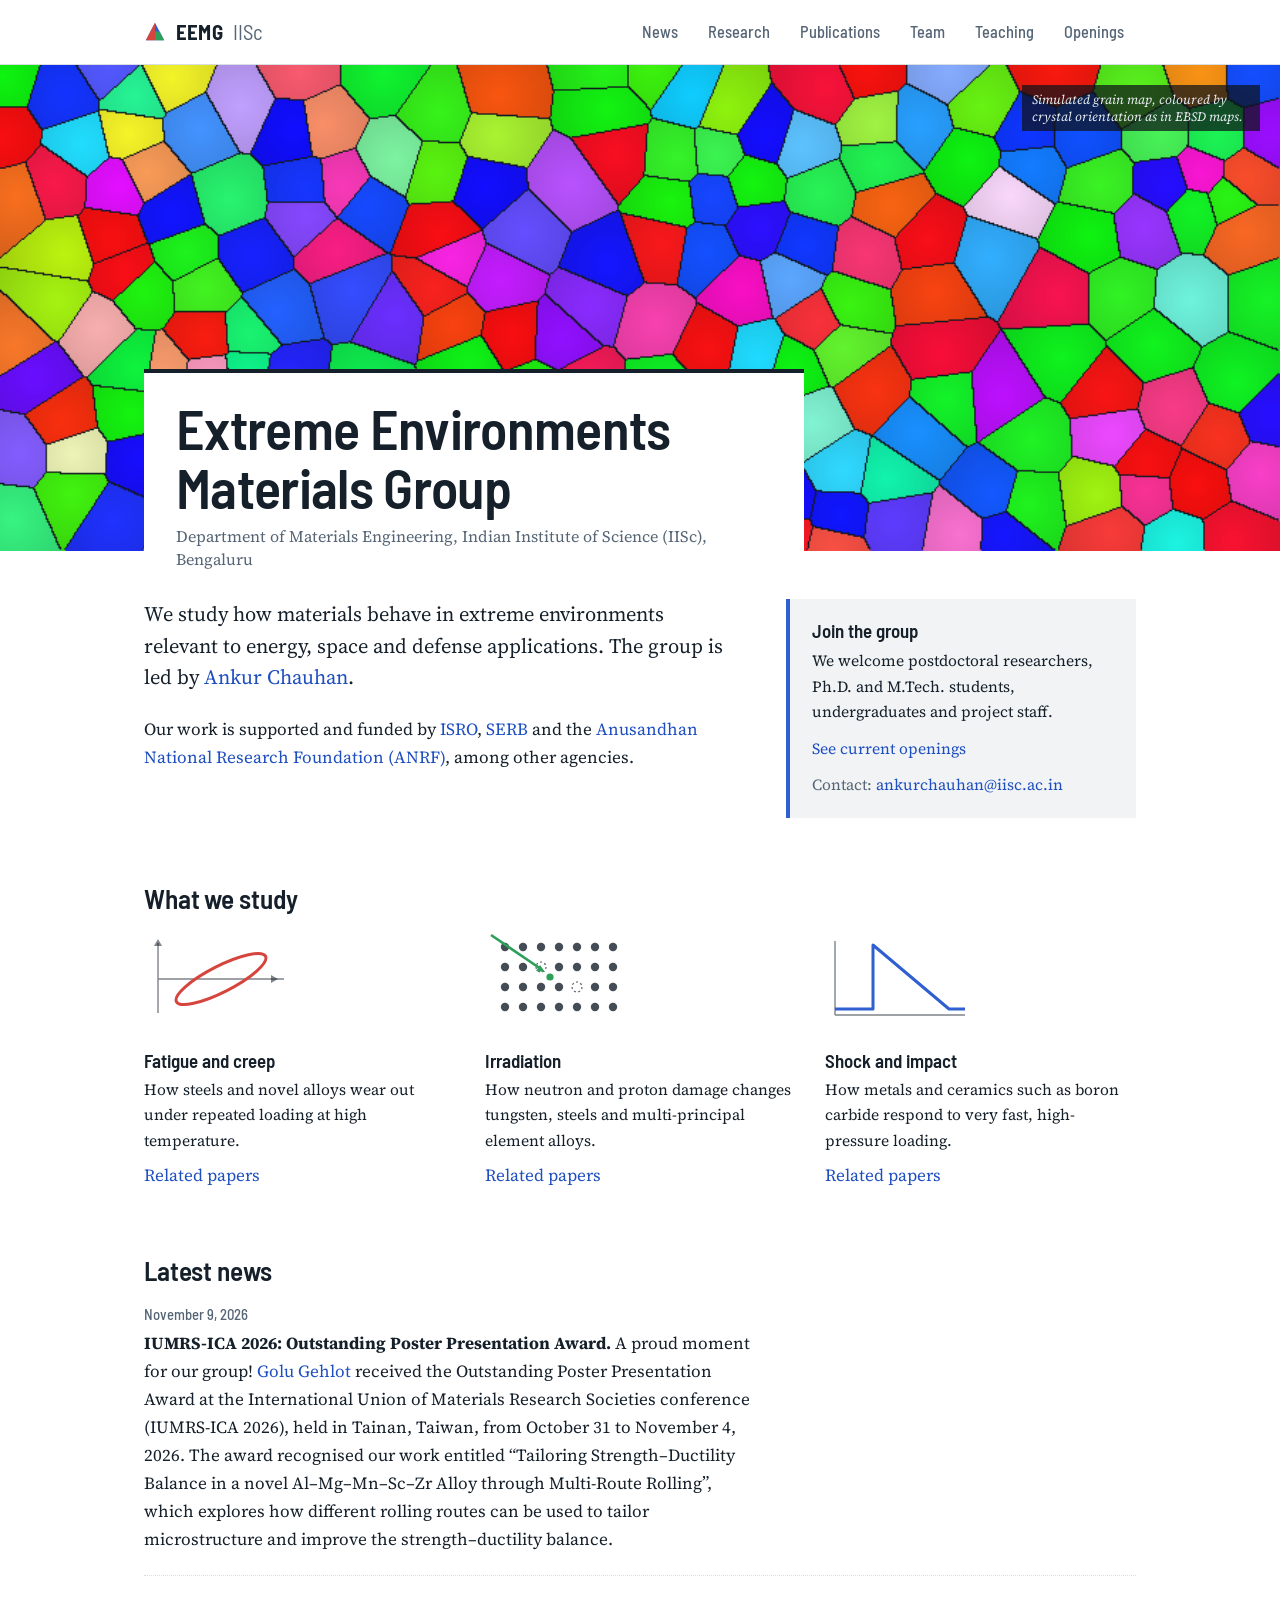
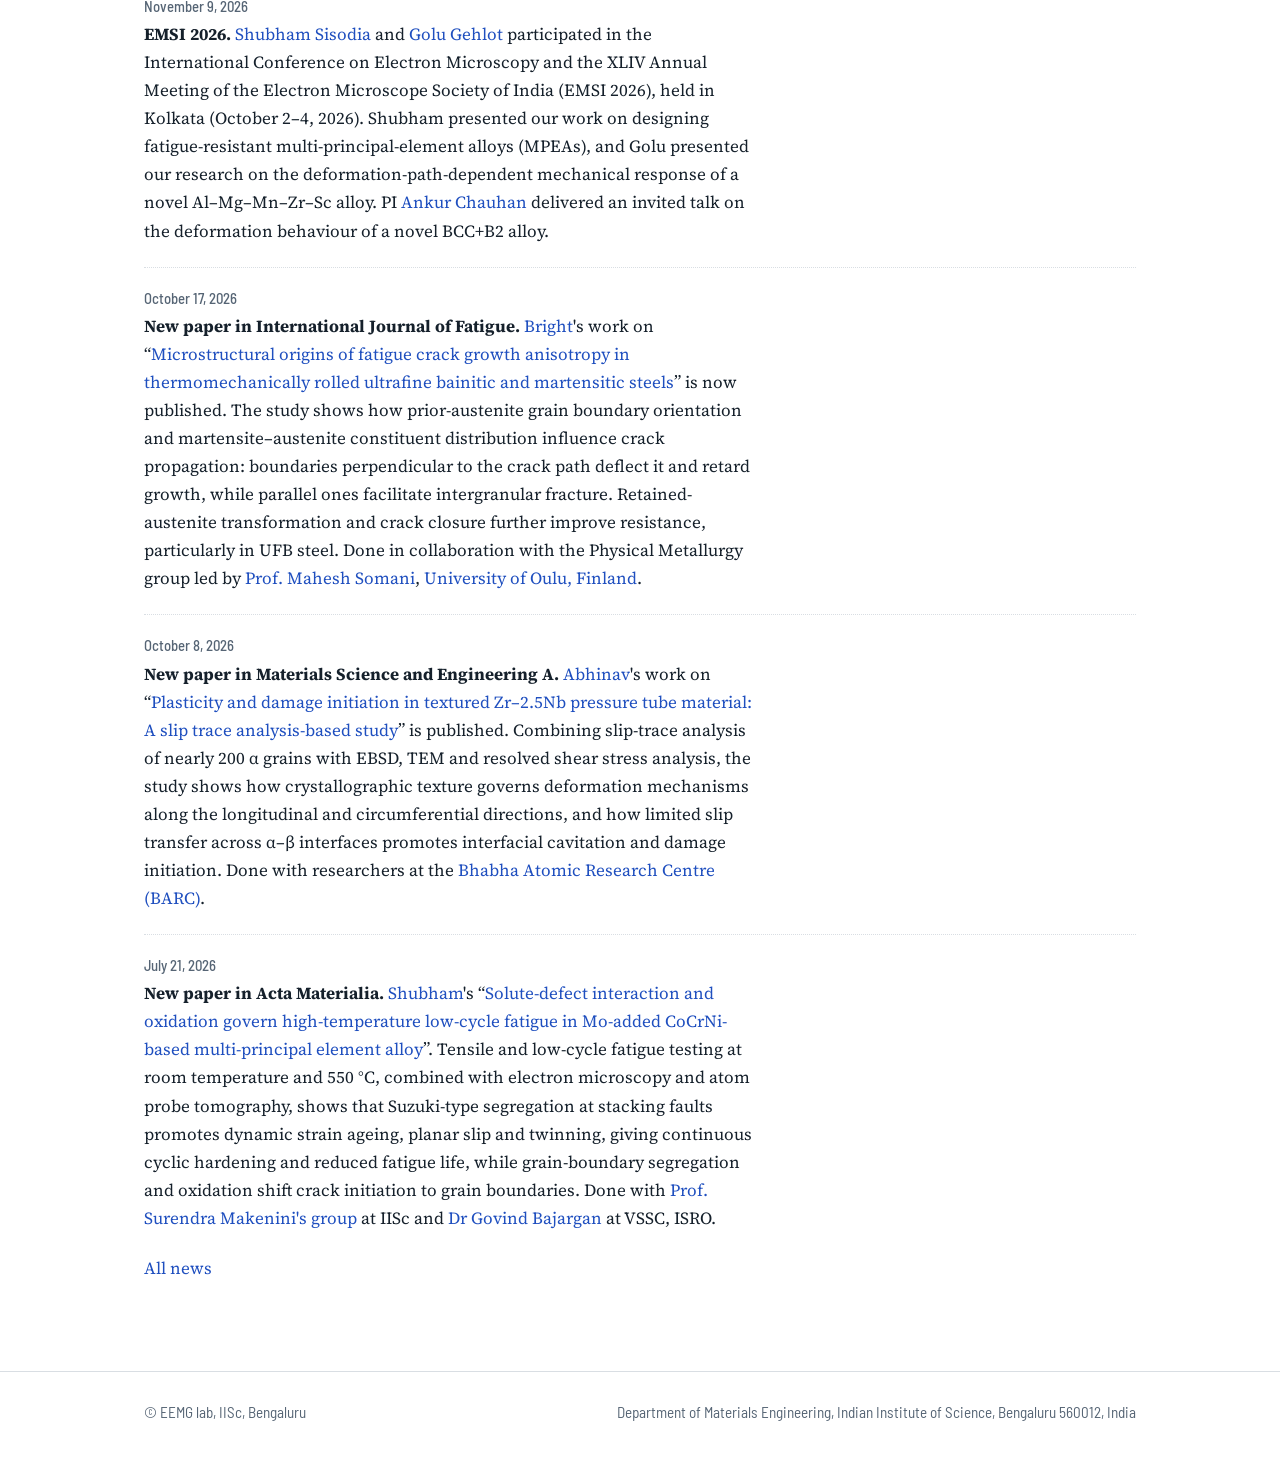
<file: index.html>
<!doctype html>
<html lang="en"><head><meta charset="utf-8"><meta name="viewport" content="width=device-width,initial-scale=1">
<title>Extreme Environments Materials Group, IISc</title><meta name="description" content="Extreme Environments Materials Group, Department of Materials Engineering, Indian Institute of Science (IISc), Bengaluru."><meta property="og:title" content="Extreme Environments Materials Group, IISc"><meta property="og:description" content="Extreme Environments Materials Group, Department of Materials Engineering, Indian Institute of Science (IISc), Bengaluru.">
<link rel="preconnect" href="https://fonts.googleapis.com"><link rel="preconnect" href="https://fonts.gstatic.com" crossorigin>
<link href="https://fonts.googleapis.com/css2?family=Barlow+Semi+Condensed:wght@400;500;600;700&family=Source+Serif+4:ital,wght@0,400;0,600;1,400&display=swap" rel="stylesheet">
<link rel="stylesheet" href="assets/style.css"></head><body class="home">
<a class="skip" href="#main">Skip to content</a>
<header class="site"><div class="wrap"><a class="brand" href="index.html"><svg class="mark" viewBox="0 0 24 24" aria-hidden="true"><polygon points="12,2 22,21 2,21" fill="#2f5fd0"/><polygon points="12,2 2,21 12,21" fill="#d6453d"/><polygon points="12,21 22,21 17,11.5 12,11.5" fill="#2e9e5b"/></svg>EEMG <span>IISc</span></a>
<input type="checkbox" id="nav-toggle" aria-label="Menu"><label for="nav-toggle" class="burger" aria-hidden="true"><span></span></label>
<nav aria-label="Main"><ul><li><a href="news.html">News</a></li><li><a href="research.html">Research</a></li><li><a href="publications.html">Publications</a></li><li><a href="people.html">Team</a></li><li><a href="teaching.html">Teaching</a></li><li><a href="openings.html">Openings</a></li></ul></nav></div></header>
<div class="hero"><canvas id="grains" role="img" aria-label="Illustration of a polycrystalline grain map coloured by crystal orientation"></canvas>
<div class="wrap"><div class="panel"><h1>Extreme Environments Materials Group</h1><p>Department of Materials Engineering, Indian Institute of Science (IISc), Bengaluru</p></div></div>
<p class="fig">Simulated grain map, coloured by crystal orientation as in EBSD maps.</p></div>
<main id="main"><div class="wrap">
<div class="intro"><div><p class="lead">We study how materials behave in extreme environments relevant to energy, space and defense applications. The group is led by <a href="pi.html">Ankur Chauhan</a>.</p>
<p>Our work is supported and funded by <a href="https://www.isro.gov.in/">ISRO</a>, <a href="https://www.serbonline.in/SERB/HomePage">SERB</a> and the <a href="https://anrfonline.in/ANRF/HomePage">Anusandhan National Research Foundation (ANRF)</a>, among other agencies.</p></div>
<aside class="join"><h3>Join the group</h3><p>We welcome postdoctoral researchers, Ph.D. and M.Tech. students, undergraduates and project staff.</p><p><a href="openings.html">See current openings</a></p><p class="small muted">Contact: <a href="mailto:ankurchauhan@iisc.ac.in">ankurchauhan@iisc.ac.in</a></p></aside></div>
<h2>What we study</h2>
<div class="three">
<div><svg class="glyph" style="--c:var(--r)" viewBox="0 0 150 96" role="img" aria-label="Stress-strain hysteresis loop"><path d="M14 82V12M14 48H140" fill="none" stroke="currentColor" stroke-width="1.4" opacity=".55"/><ellipse class="acc" cx="77" cy="48" rx="50" ry="13" transform="rotate(-27 77 48)" fill="none" stroke-width="3"/><path d="M134 48l-7-4v8z" fill="currentColor" opacity=".55"/><path d="M14 8l-4 7h8z" fill="currentColor" opacity=".55"/></svg><h3>Fatigue and creep</h3><p>How steels and novel alloys wear out under repeated loading at high temperature.</p><a href="publications.html?t=fatigue">Related papers</a></div>
<div><svg class="glyph" style="--c:var(--g)" viewBox="0 0 150 96" role="img" aria-label="Crystal lattice with vacancies after irradiation"><circle cx="20" cy="16" r="4.2" fill="currentColor" opacity=".8"/><circle cx="20" cy="36" r="4.2" fill="currentColor" opacity=".8"/><circle cx="20" cy="56" r="4.2" fill="currentColor" opacity=".8"/><circle cx="20" cy="76" r="4.2" fill="currentColor" opacity=".8"/><circle cx="38" cy="16" r="4.2" fill="currentColor" opacity=".8"/><circle cx="38" cy="36" r="4.2" fill="currentColor" opacity=".8"/><circle cx="38" cy="56" r="4.2" fill="currentColor" opacity=".8"/><circle cx="38" cy="76" r="4.2" fill="currentColor" opacity=".8"/><circle cx="56" cy="16" r="4.2" fill="currentColor" opacity=".8"/><circle cx="56" cy="36" r="5" fill="none" stroke="currentColor" stroke-width="1.2" stroke-dasharray="2 2.4" opacity=".7"/><circle cx="56" cy="56" r="4.2" fill="currentColor" opacity=".8"/><circle cx="56" cy="76" r="4.2" fill="currentColor" opacity=".8"/><circle cx="74" cy="16" r="4.2" fill="currentColor" opacity=".8"/><circle cx="74" cy="36" r="4.2" fill="currentColor" opacity=".8"/><circle cx="74" cy="56" r="4.2" fill="currentColor" opacity=".8"/><circle cx="74" cy="76" r="4.2" fill="currentColor" opacity=".8"/><circle cx="92" cy="16" r="4.2" fill="currentColor" opacity=".8"/><circle cx="92" cy="36" r="4.2" fill="currentColor" opacity=".8"/><circle cx="92" cy="56" r="5" fill="none" stroke="currentColor" stroke-width="1.2" stroke-dasharray="2 2.4" opacity=".7"/><circle cx="92" cy="76" r="4.2" fill="currentColor" opacity=".8"/><circle cx="110" cy="16" r="4.2" fill="currentColor" opacity=".8"/><circle cx="110" cy="36" r="4.2" fill="currentColor" opacity=".8"/><circle cx="110" cy="56" r="4.2" fill="currentColor" opacity=".8"/><circle cx="110" cy="76" r="4.2" fill="currentColor" opacity=".8"/><circle cx="128" cy="16" r="4.2" fill="currentColor" opacity=".8"/><circle cx="128" cy="36" r="4.2" fill="currentColor" opacity=".8"/><circle cx="128" cy="56" r="4.2" fill="currentColor" opacity=".8"/><circle cx="128" cy="76" r="4.2" fill="currentColor" opacity=".8"/><circle class="fill" cx="65" cy="46" r="3.6"/><path class="acc" d="M6 4L56 38" fill="none" stroke-width="2.6"/><path class="fill" d="M60 41l-9-1 4-6z"/></svg><h3>Irradiation</h3><p>How neutron and proton damage changes tungsten, steels and multi-principal element alloys.</p><a href="publications.html?t=irradiation">Related papers</a></div>
<div><svg class="glyph" style="--c:var(--b)" viewBox="0 0 150 96" role="img" aria-label="Shock wave pressure profile"><path d="M10 84H140M10 84V10" fill="none" stroke="currentColor" stroke-width="1.4" opacity=".55"/><path class="acc" d="M10 78H48V14L124 78H140" fill="none" stroke-width="3" stroke-linejoin="round"/></svg><h3>Shock and impact</h3><p>How metals and ceramics such as boron carbide respond to very fast, high-pressure loading.</p><a href="publications.html?t=shock">Related papers</a></div>
</div>
<h2>Latest news</h2>
<div class="item"><div class="date">November 9, 2026</div><p><strong>IUMRS-ICA 2026: Outstanding Poster Presentation Award.</strong> A proud moment for our group! <a href="https://www.linkedin.com/in/golu-gehlot-a16b70216/">Golu Gehlot</a> received the Outstanding Poster Presentation Award at the International Union of Materials Research Societies conference (IUMRS-ICA 2026), held in Tainan, Taiwan, from October 31 to November 4, 2026. The award recognised our work entitled &ldquo;Tailoring Strength&ndash;Ductility Balance in a novel Al&ndash;Mg&ndash;Mn&ndash;Sc&ndash;Zr Alloy through Multi-Route Rolling&rdquo;, which explores how different rolling routes can be used to tailor microstructure and improve the strength&ndash;ductility balance.</p></div><div class="item"><div class="date">November 9, 2026</div><p><strong>EMSI 2026.</strong> <a href="https://www.linkedin.com/in/shubham-sisodia-6ba028b8/">Shubham Sisodia</a> and <a href="https://www.linkedin.com/in/golu-gehlot-a16b70216/">Golu Gehlot</a> participated in the International Conference on Electron Microscopy and the XLIV Annual Meeting of the Electron Microscope Society of India (EMSI 2026), held in Kolkata (October 2&ndash;4, 2026). Shubham presented our work on designing fatigue-resistant multi-principal-element alloys (MPEAs), and Golu presented our research on the deformation-path-dependent mechanical response of a novel Al&ndash;Mg&ndash;Mn&ndash;Zr&ndash;Sc alloy. PI <a href="https://www.linkedin.com/in/ankur-chauhan-012b13257/">Ankur Chauhan</a> delivered an invited talk on the deformation behaviour of a novel BCC+B2 alloy.</p></div><div class="item"><div class="date">October 17, 2026</div><p><strong>New paper in International Journal of Fatigue.</strong> <a href="people.html">Bright</a>'s work on &ldquo;<a href="https://www.sciencedirect.com/science/article/pii/S014211232600544X">Microstructural origins of fatigue crack growth anisotropy in thermomechanically rolled ultrafine bainitic and martensitic steels</a>&rdquo; is now published. The study shows how prior-austenite grain boundary orientation and martensite&ndash;austenite constituent distribution influence crack propagation: boundaries perpendicular to the crack path deflect it and retard growth, while parallel ones facilitate intergranular fracture. Retained-austenite transformation and crack closure further improve resistance, particularly in UFB steel. Done in collaboration with the Physical Metallurgy group led by <a href="https://www.oulu.fi/en/researchers/mahesh-somani">Prof. Mahesh Somani</a>, <a href="https://www.oulu.fi/en">University of Oulu, Finland</a>.</p></div><div class="item"><div class="date">October 8, 2026</div><p><strong>New paper in Materials Science and Engineering A.</strong> <a href="https://www.linkedin.com/in/abhinavchandraker/">Abhinav</a>'s work on &ldquo;<a href="https://www.sciencedirect.com/science/article/pii/S0921509326014590">Plasticity and damage initiation in textured Zr&ndash;2.5Nb pressure tube material: A slip trace analysis-based study</a>&rdquo; is published. Combining slip-trace analysis of nearly 200 &alpha; grains with EBSD, TEM and resolved shear stress analysis, the study shows how crystallographic texture governs deformation mechanisms along the longitudinal and circumferential directions, and how limited slip transfer across &alpha;&ndash;&beta; interfaces promotes interfacial cavitation and damage initiation. Done with researchers at the <a href="https://www.linkedin.com/company/bhabha-atomic-research-centre-1/">Bhabha Atomic Research Centre (BARC)</a>.</p></div><div class="item"><div class="date">July 21, 2026</div><p><strong>New paper in Acta Materialia.</strong> <a href="https://www.linkedin.com/in/shubham-sisodia-6ba028b8/">Shubham</a>'s &ldquo;<a href="https://doi.org/10.1016/j.actamat.2026.122532">Solute-defect interaction and oxidation govern high-temperature low-cycle fatigue in Mo-added CoCrNi-based multi-principal element alloy</a>&rdquo;. Tensile and low-cycle fatigue testing at room temperature and 550&nbsp;&deg;C, combined with electron microscopy and atom probe tomography, shows that Suzuki-type segregation at stacking faults promotes dynamic strain ageing, planar slip and twinning, giving continuous cyclic hardening and reduced fatigue life, while grain-boundary segregation and oxidation shift crack initiation to grain boundaries. Done with <a href="https://asesm.com/">Prof. Surendra Makenini's group</a> at IISc and <a href="https://www.linkedin.com/in/govind-bajargan-bb6a2612a/">Dr Govind Bajargan</a> at VSSC, ISRO.</p></div>
<p><a href="news.html">All news</a></p>
</div></main>
<script>
(function(){
var cv=document.getElementById('grains');if(!cv||!cv.getContext)return;
var ctx=cv.getContext('2d'),S;
function rng(a){return function(){a|=0;a=a+0x6D2B79F5|0;var t=Math.imul(a^a>>>15,1|a);t=t+Math.imul(t^t>>>7,61|t)^t;return((t^t>>>14)>>>0)/4294967296}}
function build(){
 var W=Math.min(cv.clientWidth||900,900),H=Math.max(2,Math.round(W*(cv.clientHeight||400)/(cv.clientWidth||900)));
 cv.width=W;cv.height=H;var r=rng(11),n=Math.round(W*H/1500),sx=[],sy=[],i,j,k;
 for(i=0;i<n;i++){var bx=0,by=0,bd=-1;for(k=0;k<6;k++){var x=r()*W,y=r()*H,d=1e12;for(j=0;j<i;j++){var dx=sx[j]-x,dy=sy[j]-y,dd=dx*dx+dy*dy;if(dd<d)d=dd}if(d>bd){bd=d;bx=x;by=y}}sx.push(bx);sy.push(by)}
 var col=[],t0=[];
 for(i=0;i<n;i++){var a=-Math.log(r()+1e-6),b=-Math.log(r()+1e-6),c=-Math.log(r()+1e-6),m=Math.max(a,b,c);
  a=Math.pow(a/m,1.7);b=Math.pow(b/m,1.7);c=Math.pow(c/m,1.7);m=Math.max(a,b,c);
  col.push([Math.round(255*a/m*.92+14),Math.round(255*b/m*.9+14),Math.round(255*c/m*.95+14)]);t0.push(r()*.55)}
 var lab=new Uint16Array(W*H),dist=new Float32Array(W*H),p=0,y2,x2;
 for(y2=0;y2<H;y2++)for(x2=0;x2<W;x2++,p++){var best=1e12,bi=0;for(i=0;i<n;i++){var ddx=sx[i]-x2,ddy=sy[i]-y2,q=ddx*ddx+ddy*ddy;if(q<best){best=q;bi=i}}lab[p]=bi;dist[p]=Math.sqrt(best)}
 var edge=new Uint8Array(W*H);for(y2=0;y2<H-1;y2++)for(x2=0;x2<W-1;x2++){p=y2*W+x2;if(lab[p]!==lab[p+1]||lab[p]!==lab[p+W])edge[p]=1}
 S={W:W,H:H,n:n,col:col,t0:t0,lab:lab,dist:dist,edge:edge,sp:Math.sqrt(W*H/n),img:ctx.createImageData(W,H)}}
function draw(t){var s=S,d=s.img.data,W=s.W,H=s.H,R=4.2*s.sp,N=W*H,p,o;
 for(p=0;p<N;p++){o=p*4;var l=s.lab[p],rad=(t-s.t0[l])*R,dd=s.dist[p];
  if(dd<=rad||t>=1.3){if(s.edge[p]){d[o]=18;d[o+1]=24;d[o+2]=32}else{var k=.84+.16*(1-Math.min(1,dd/(s.sp*1.3))),c=s.col[l];d[o]=c[0]*k;d[o+1]=c[1]*k;d[o+2]=c[2]*k}}
  else{d[o]=15;d[o+1]=23;d[o+2]=32}d[o+3]=255}
 ctx.putImageData(s.img,0,0)}
function final(){build();draw(1.3)}
var calm=window.matchMedia&&matchMedia('(prefers-reduced-motion: reduce)').matches;
build();
if(calm){draw(1.3)}else{var st=null,dur=2800;(function f(ts){if(st===null)st=ts;var u=Math.min(1,(ts-st)/dur),e=1-Math.pow(1-u,3);draw(e*1.3);if(u<1)requestAnimationFrame(f)})(performance.now())}
var tm;addEventListener('resize',function(){clearTimeout(tm);tm=setTimeout(final,200)});
})();
</script>
<footer class="site"><div class="wrap"><div>&copy; EEMG lab, IISc, Bengaluru</div><div>Department of Materials Engineering, Indian Institute of Science, Bengaluru 560012, India</div></div></footer>
</body></html>
</file>
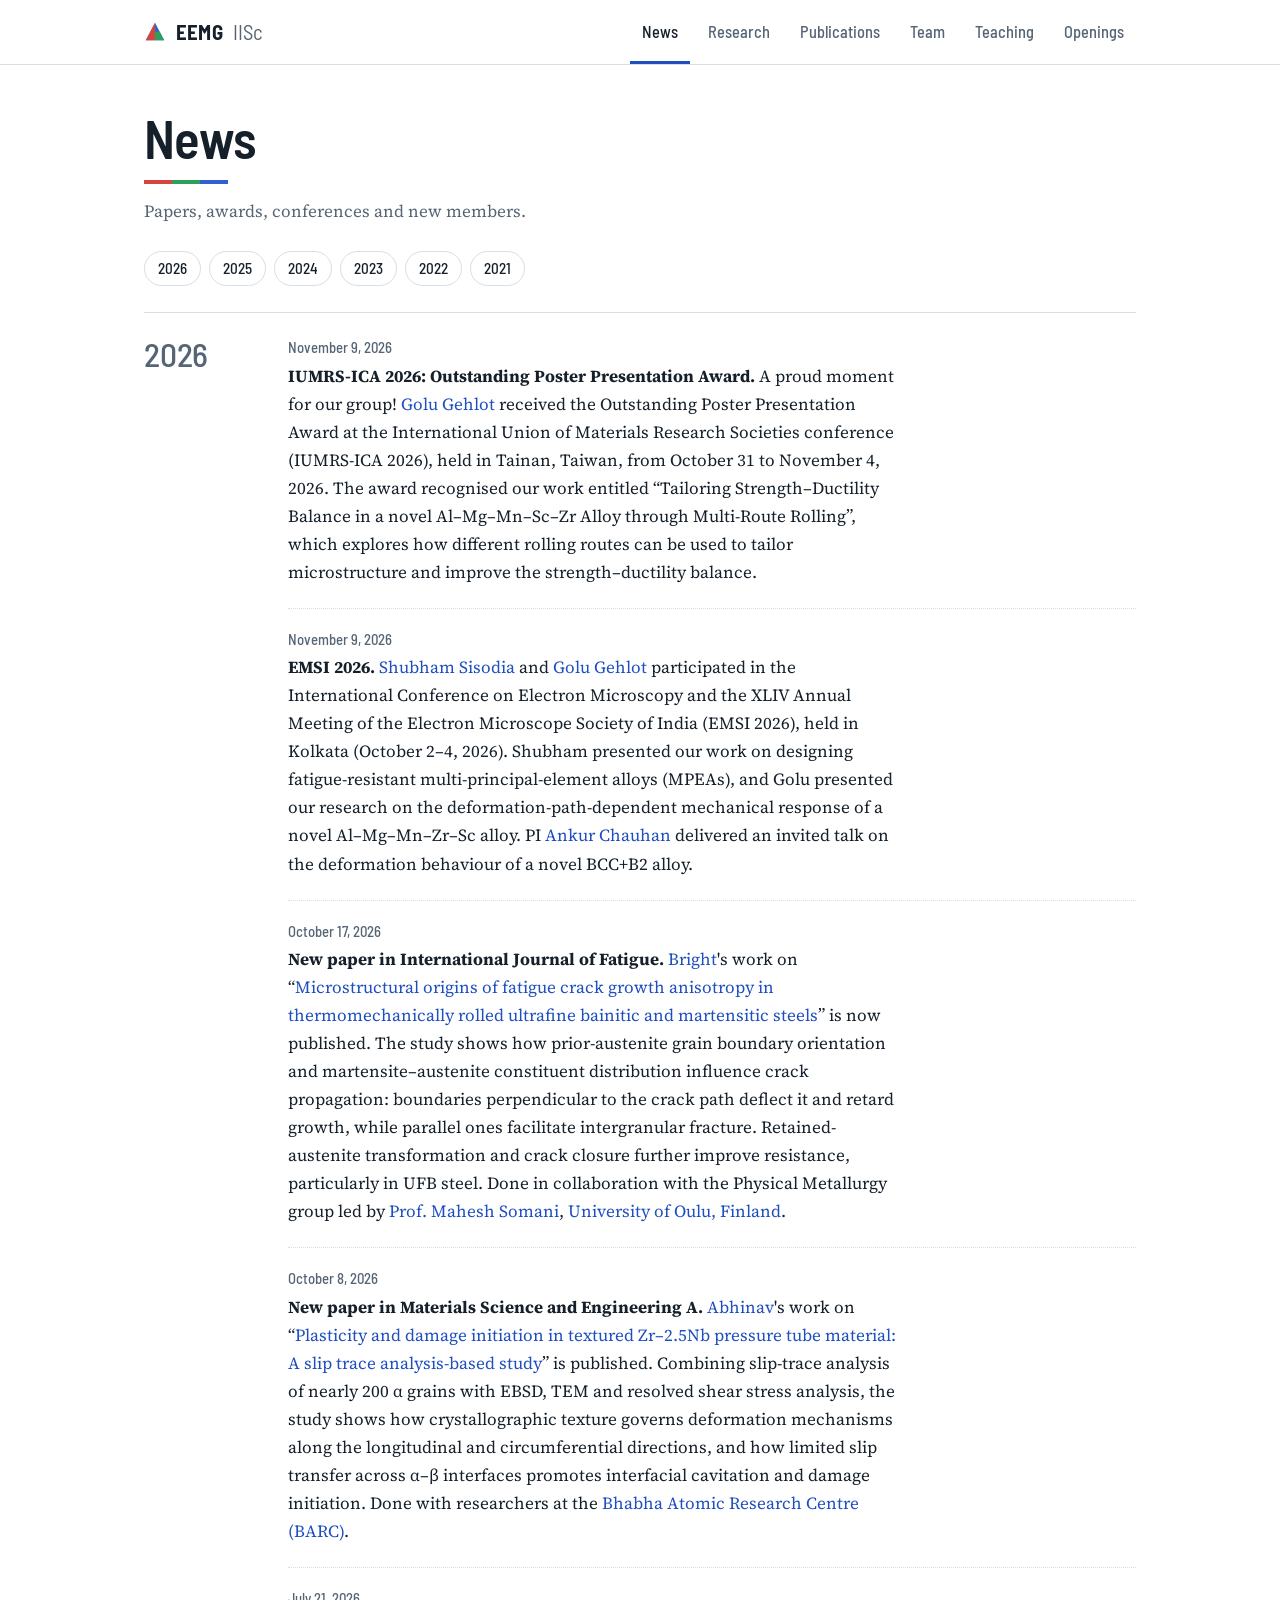
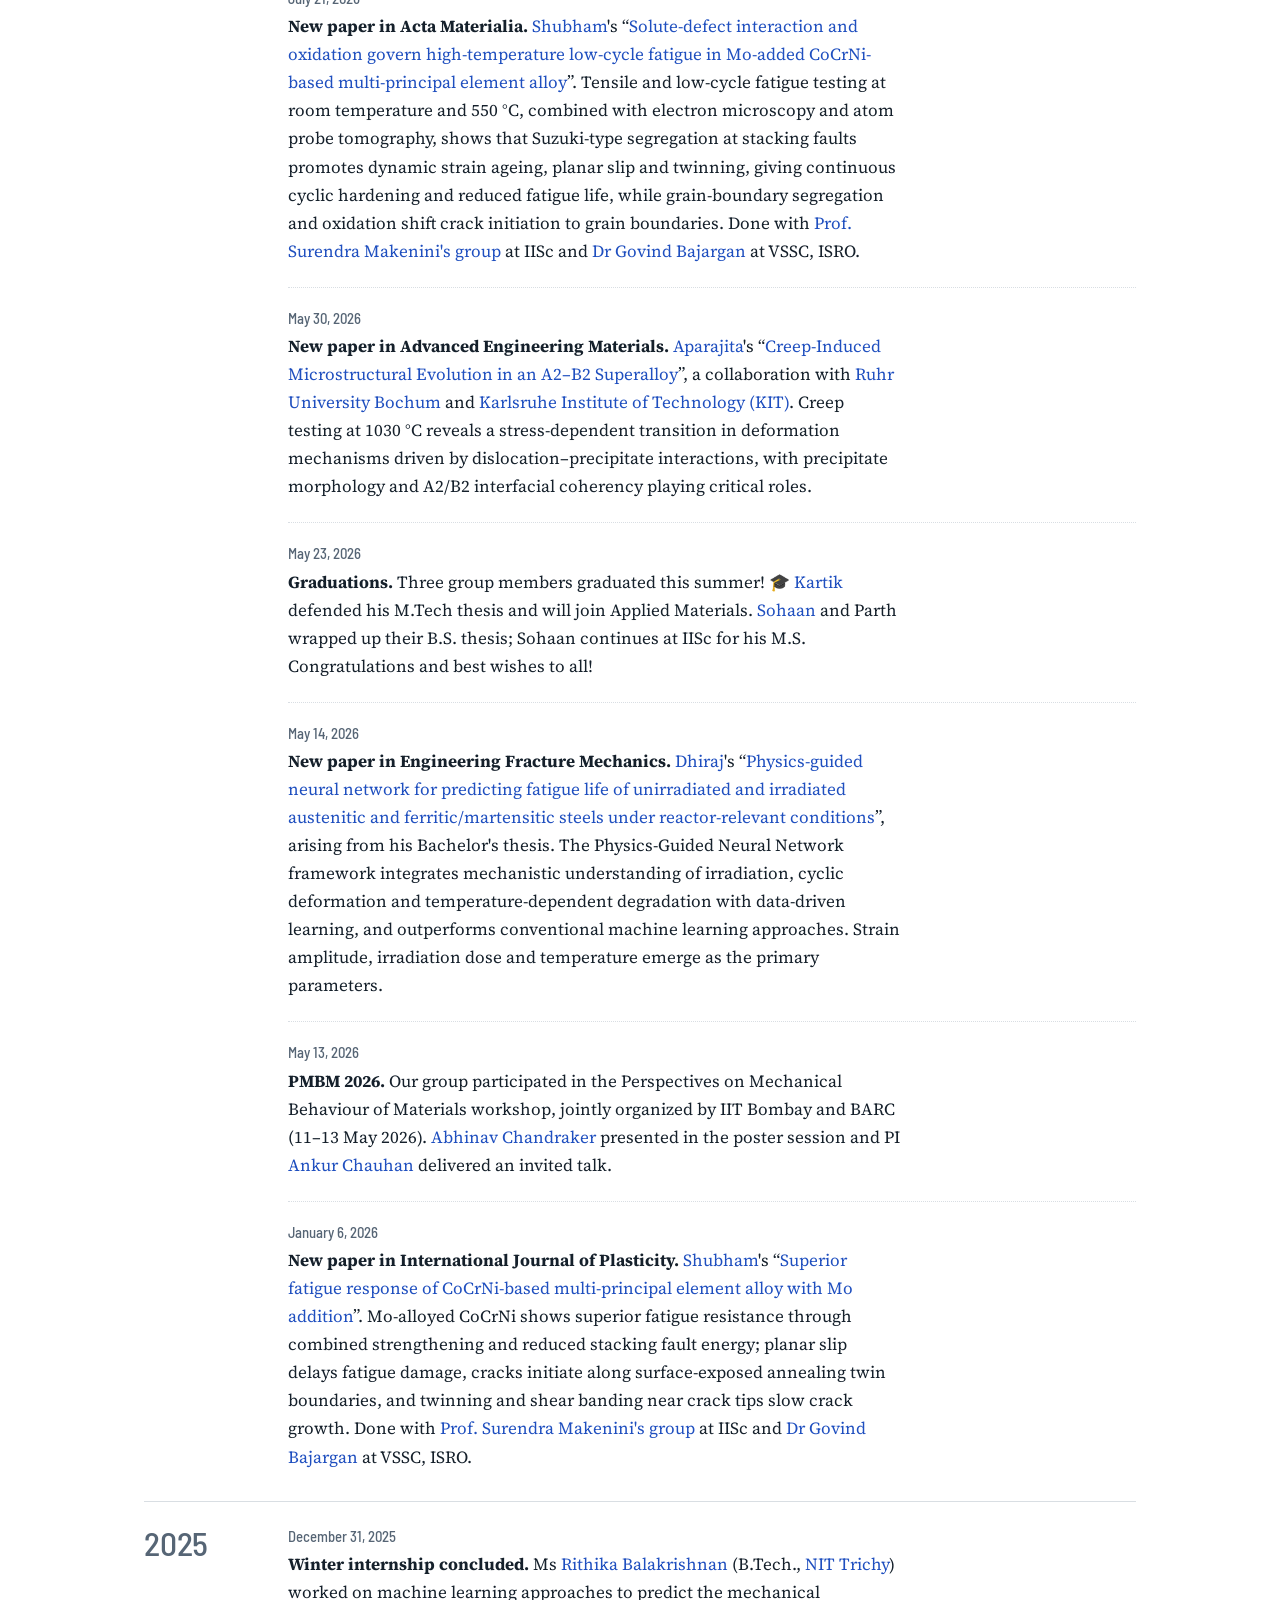
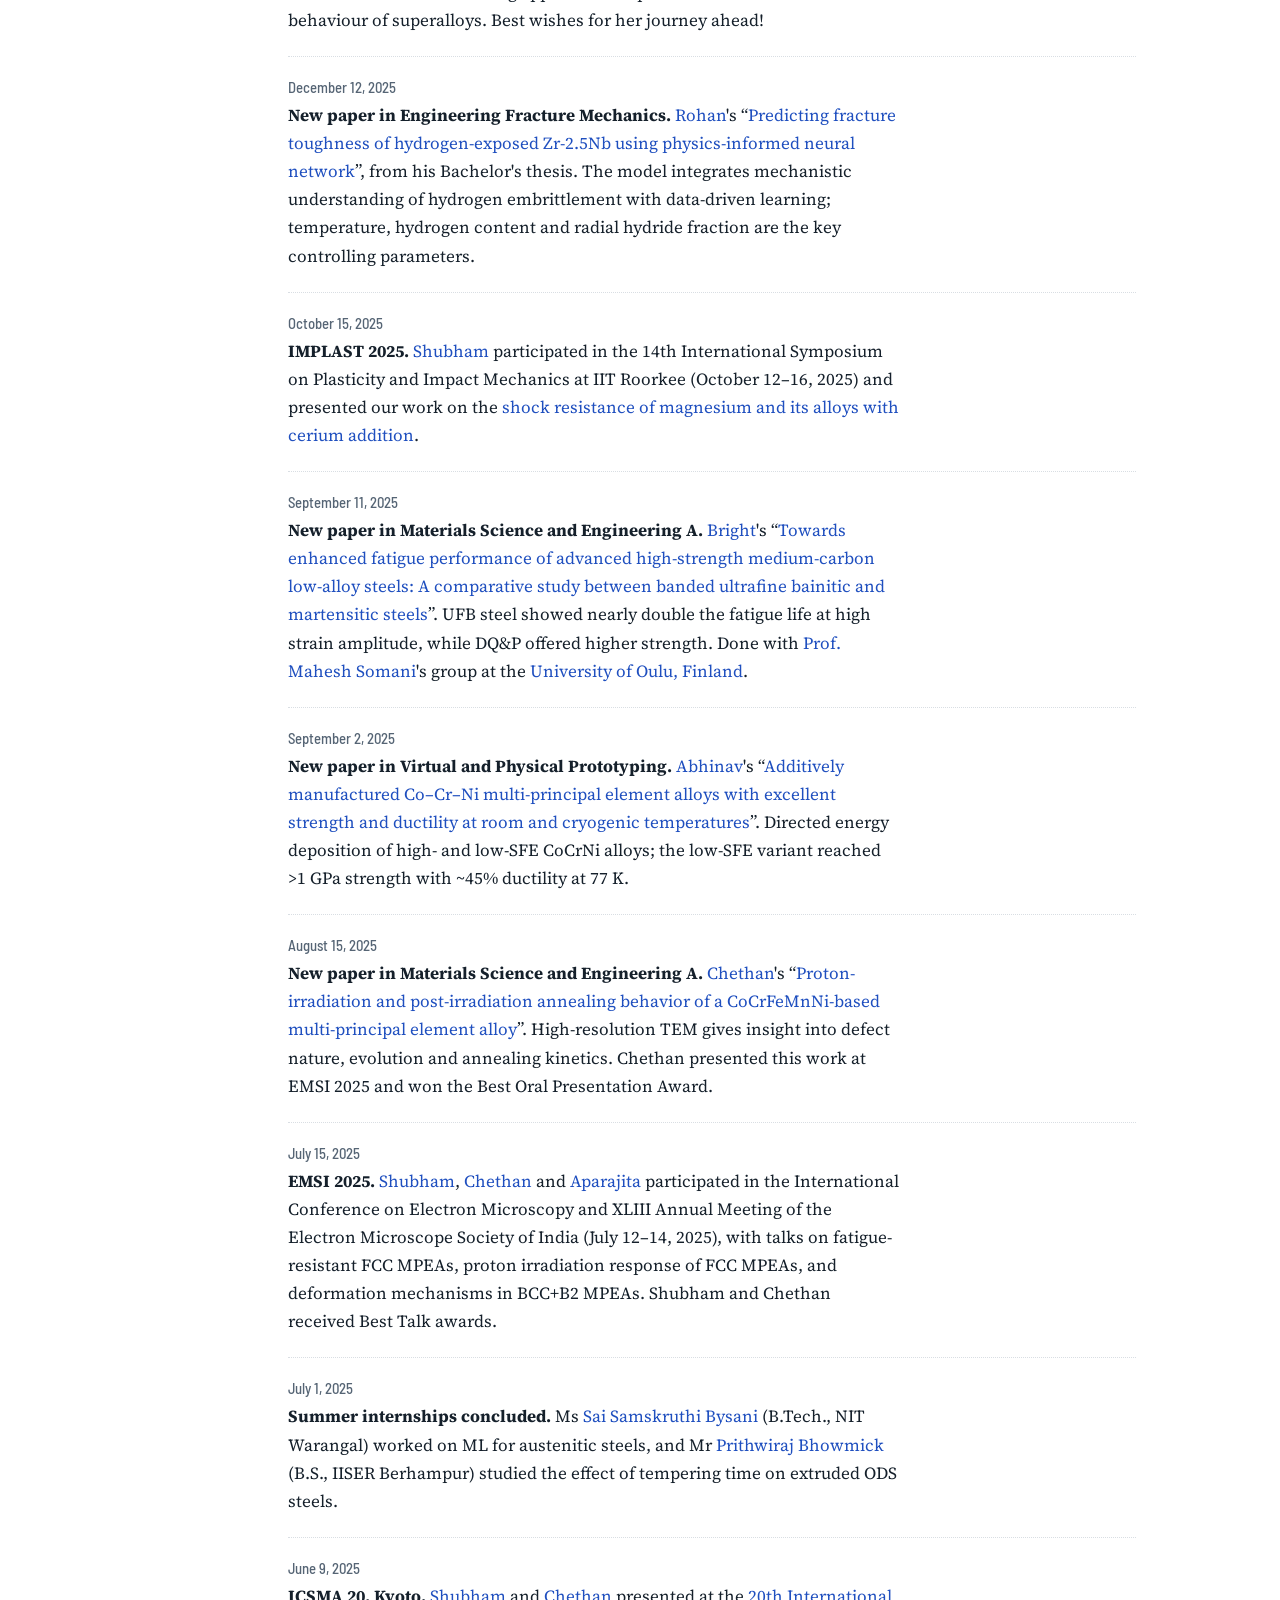
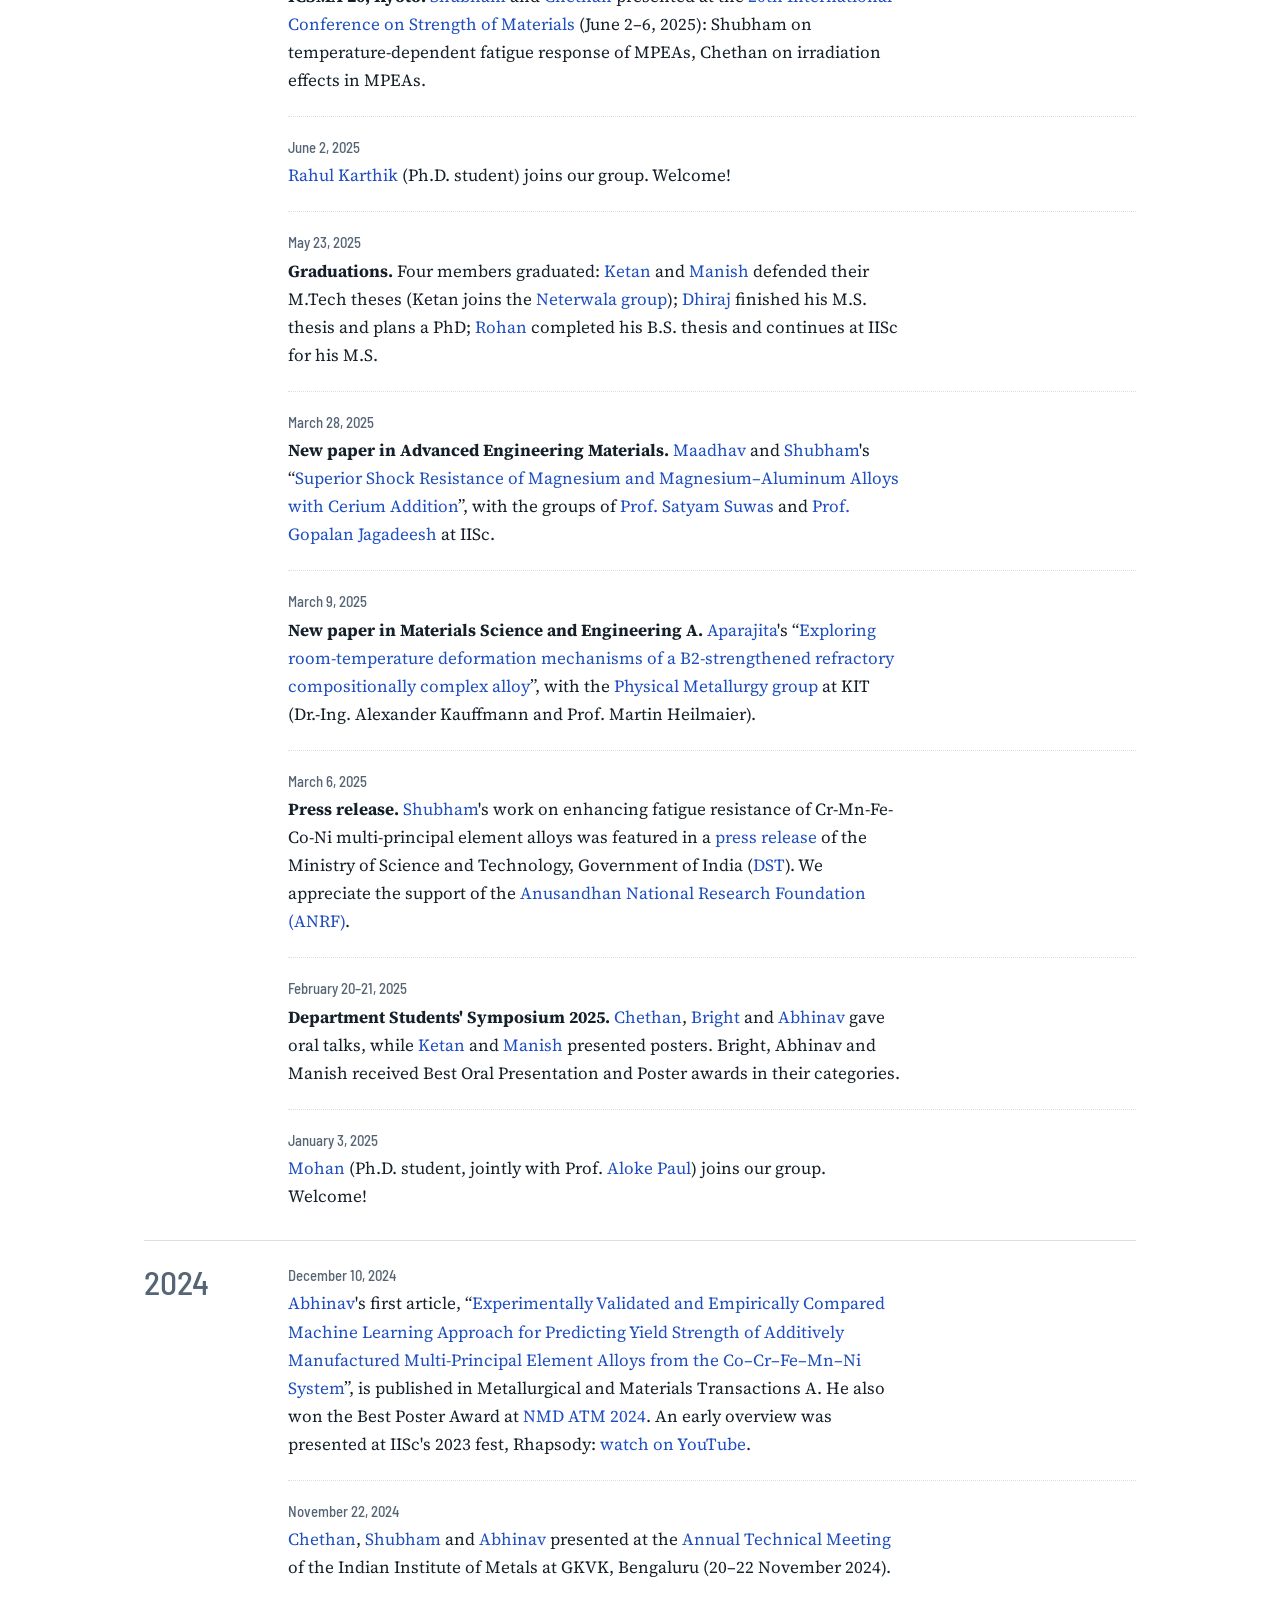
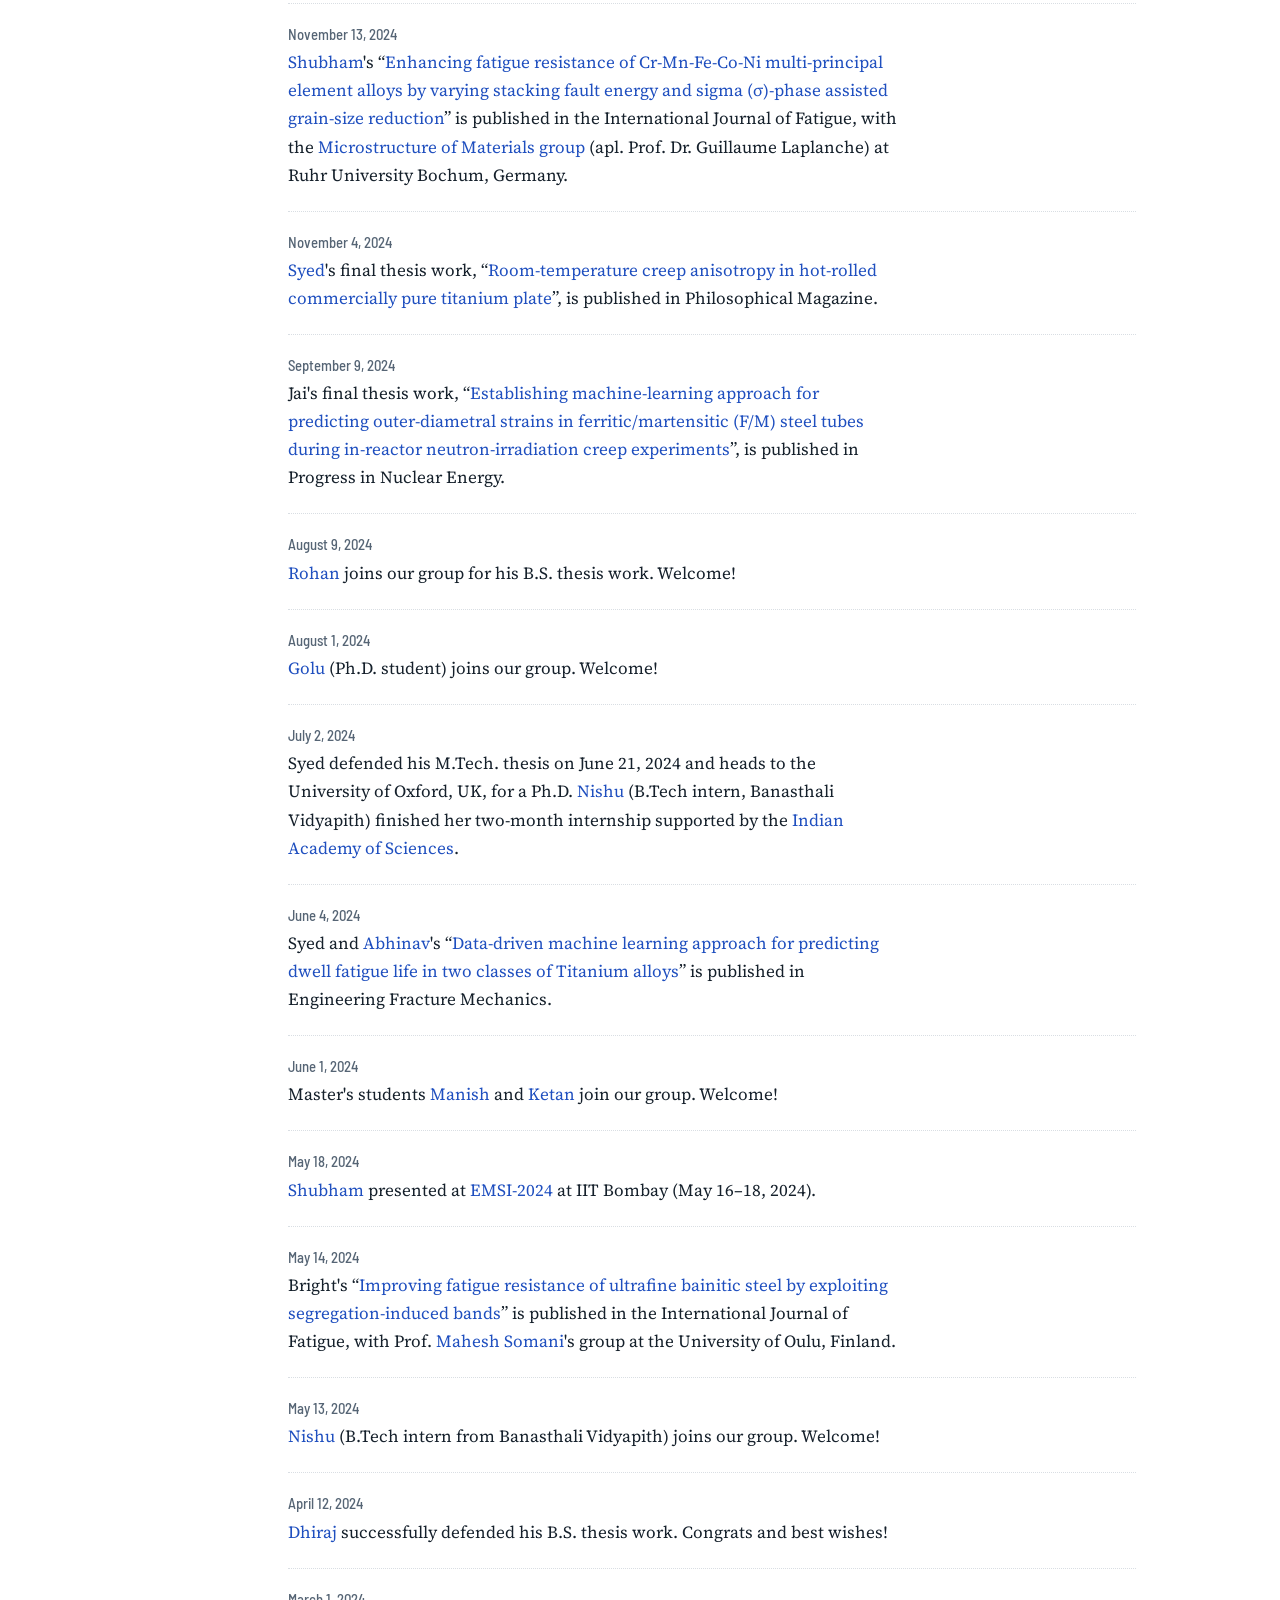
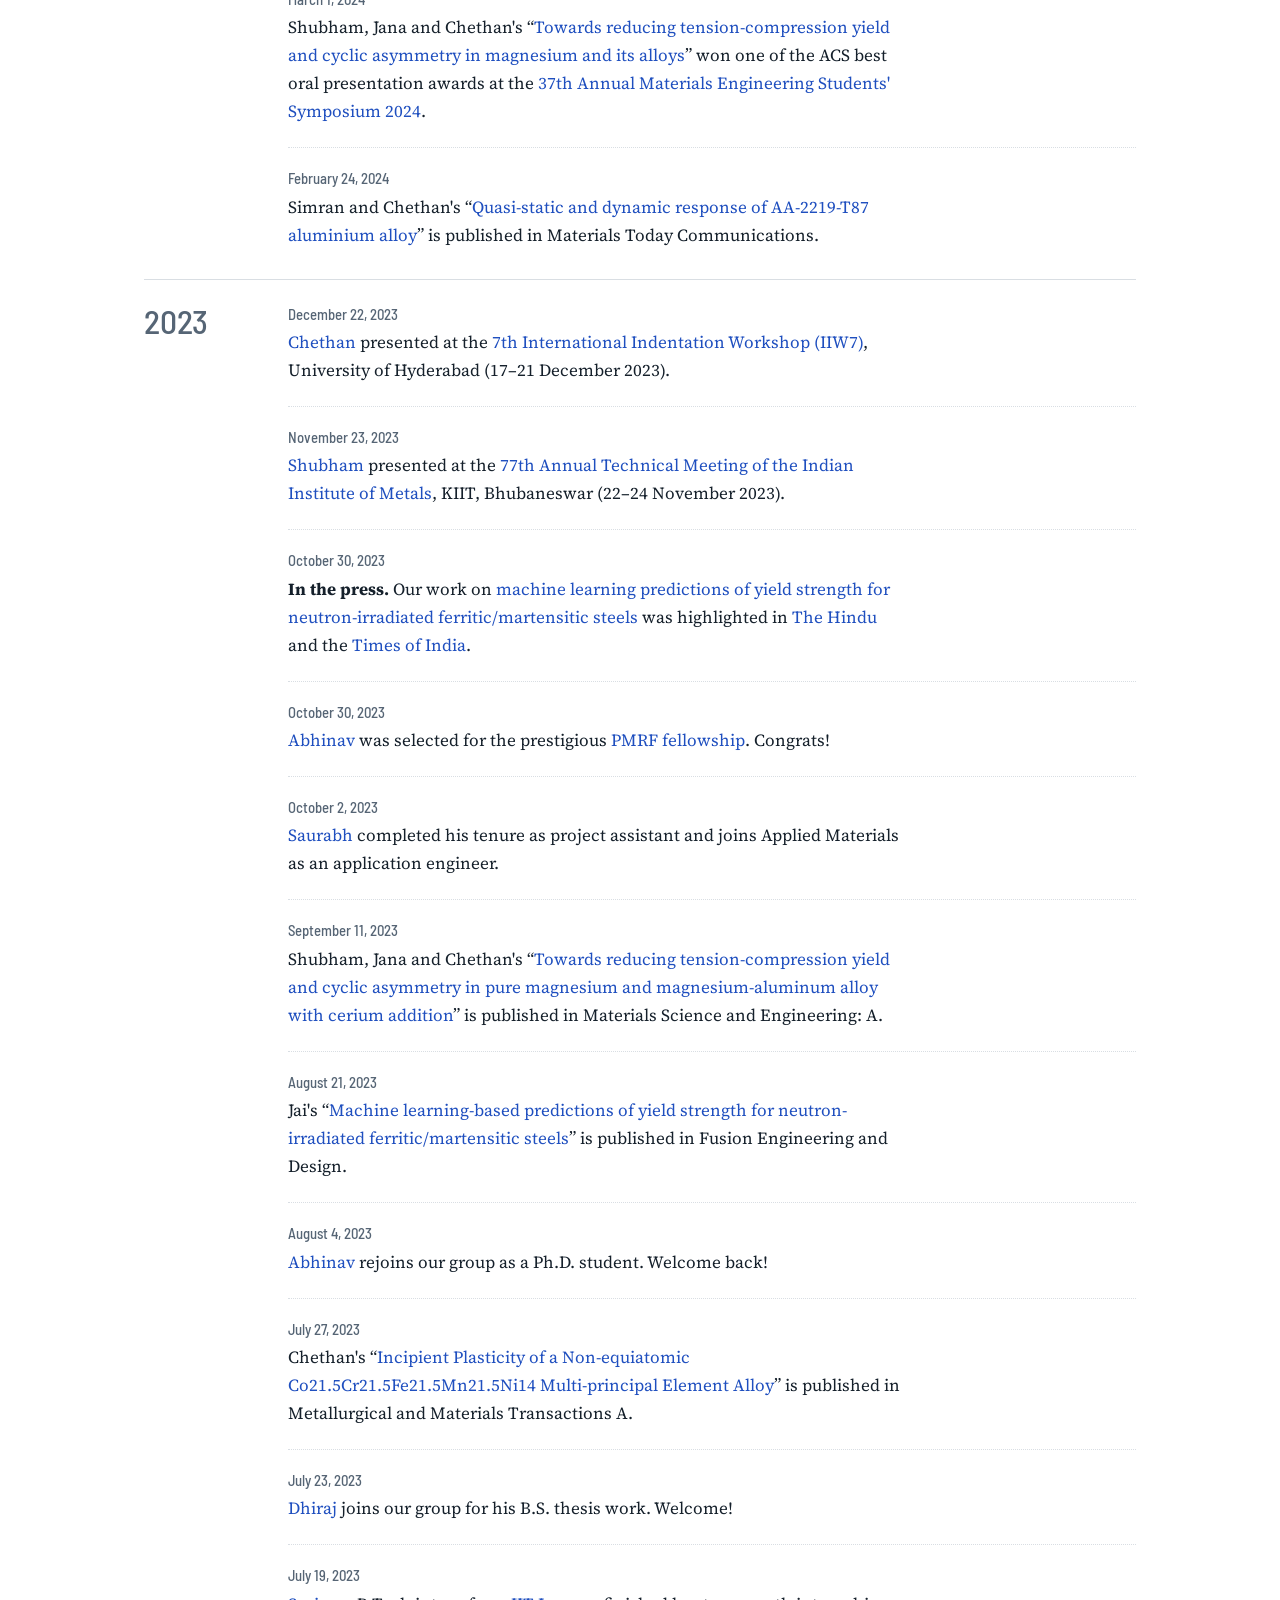
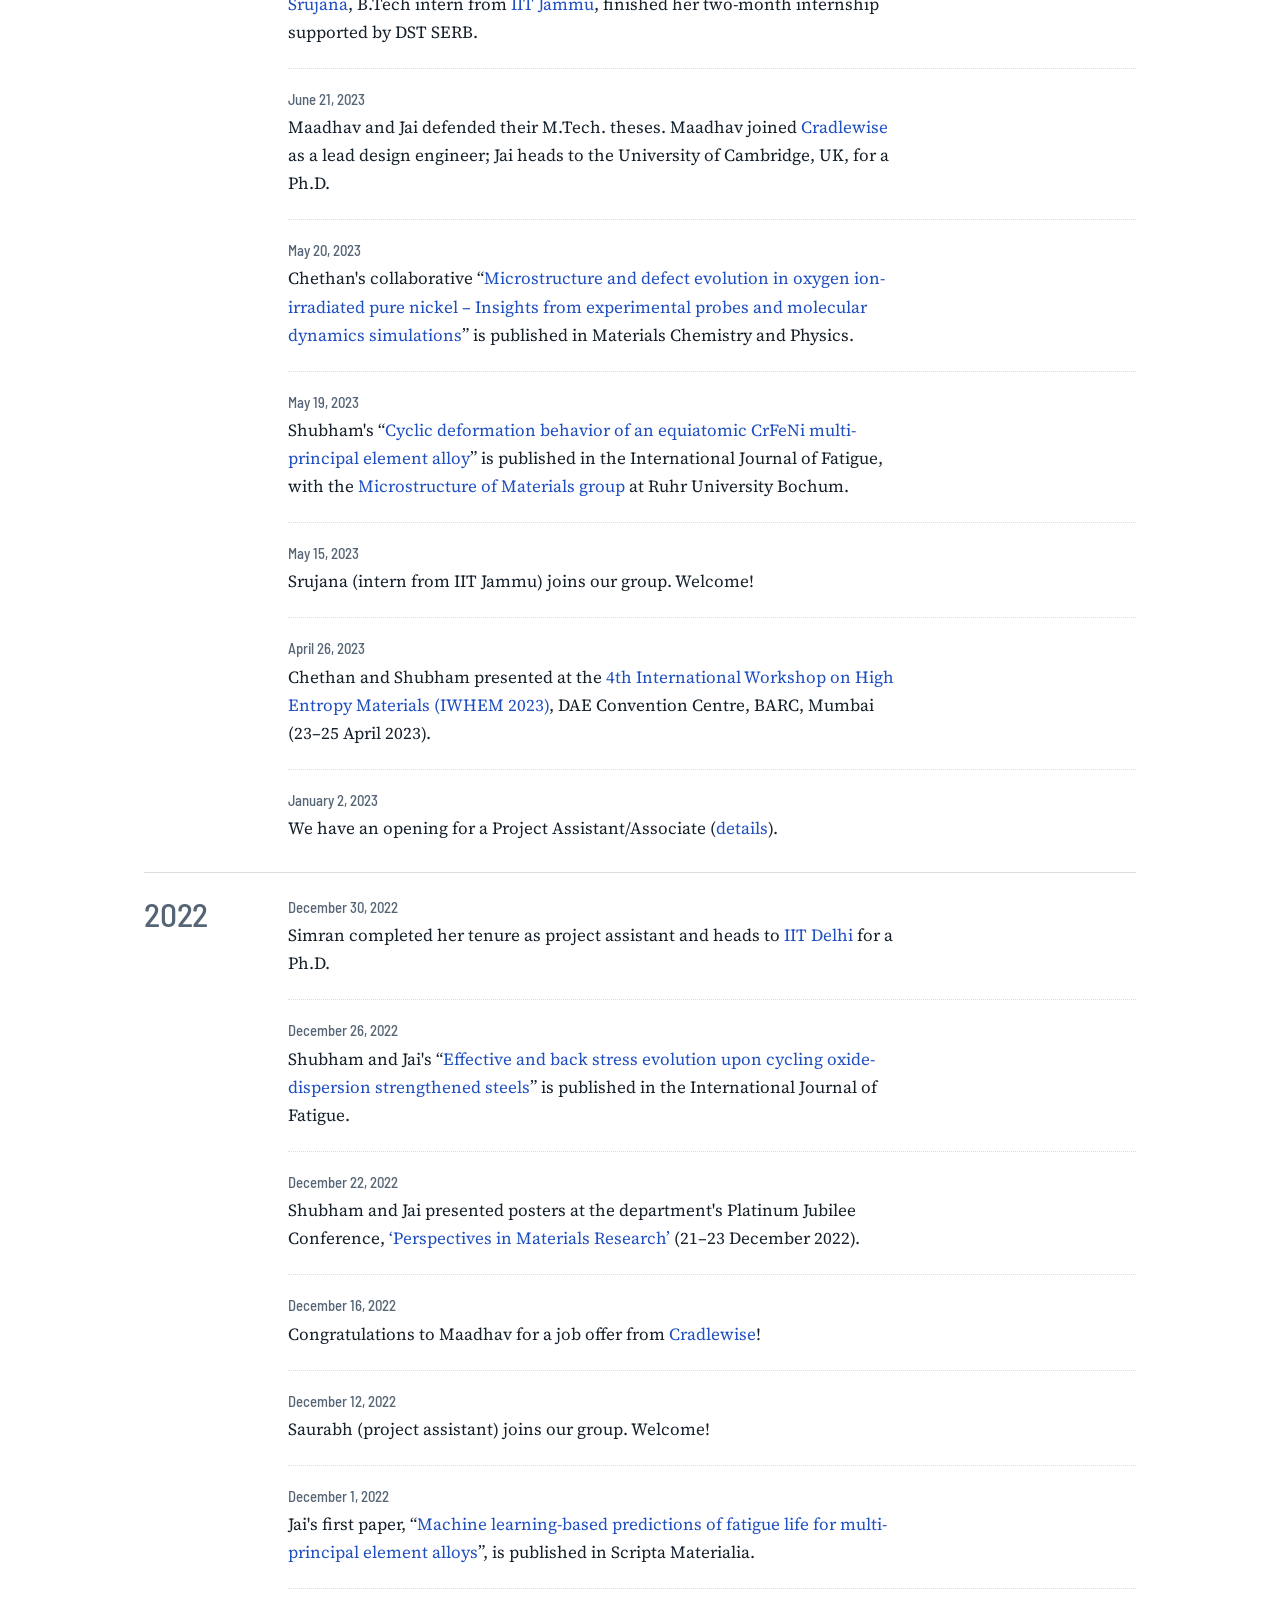
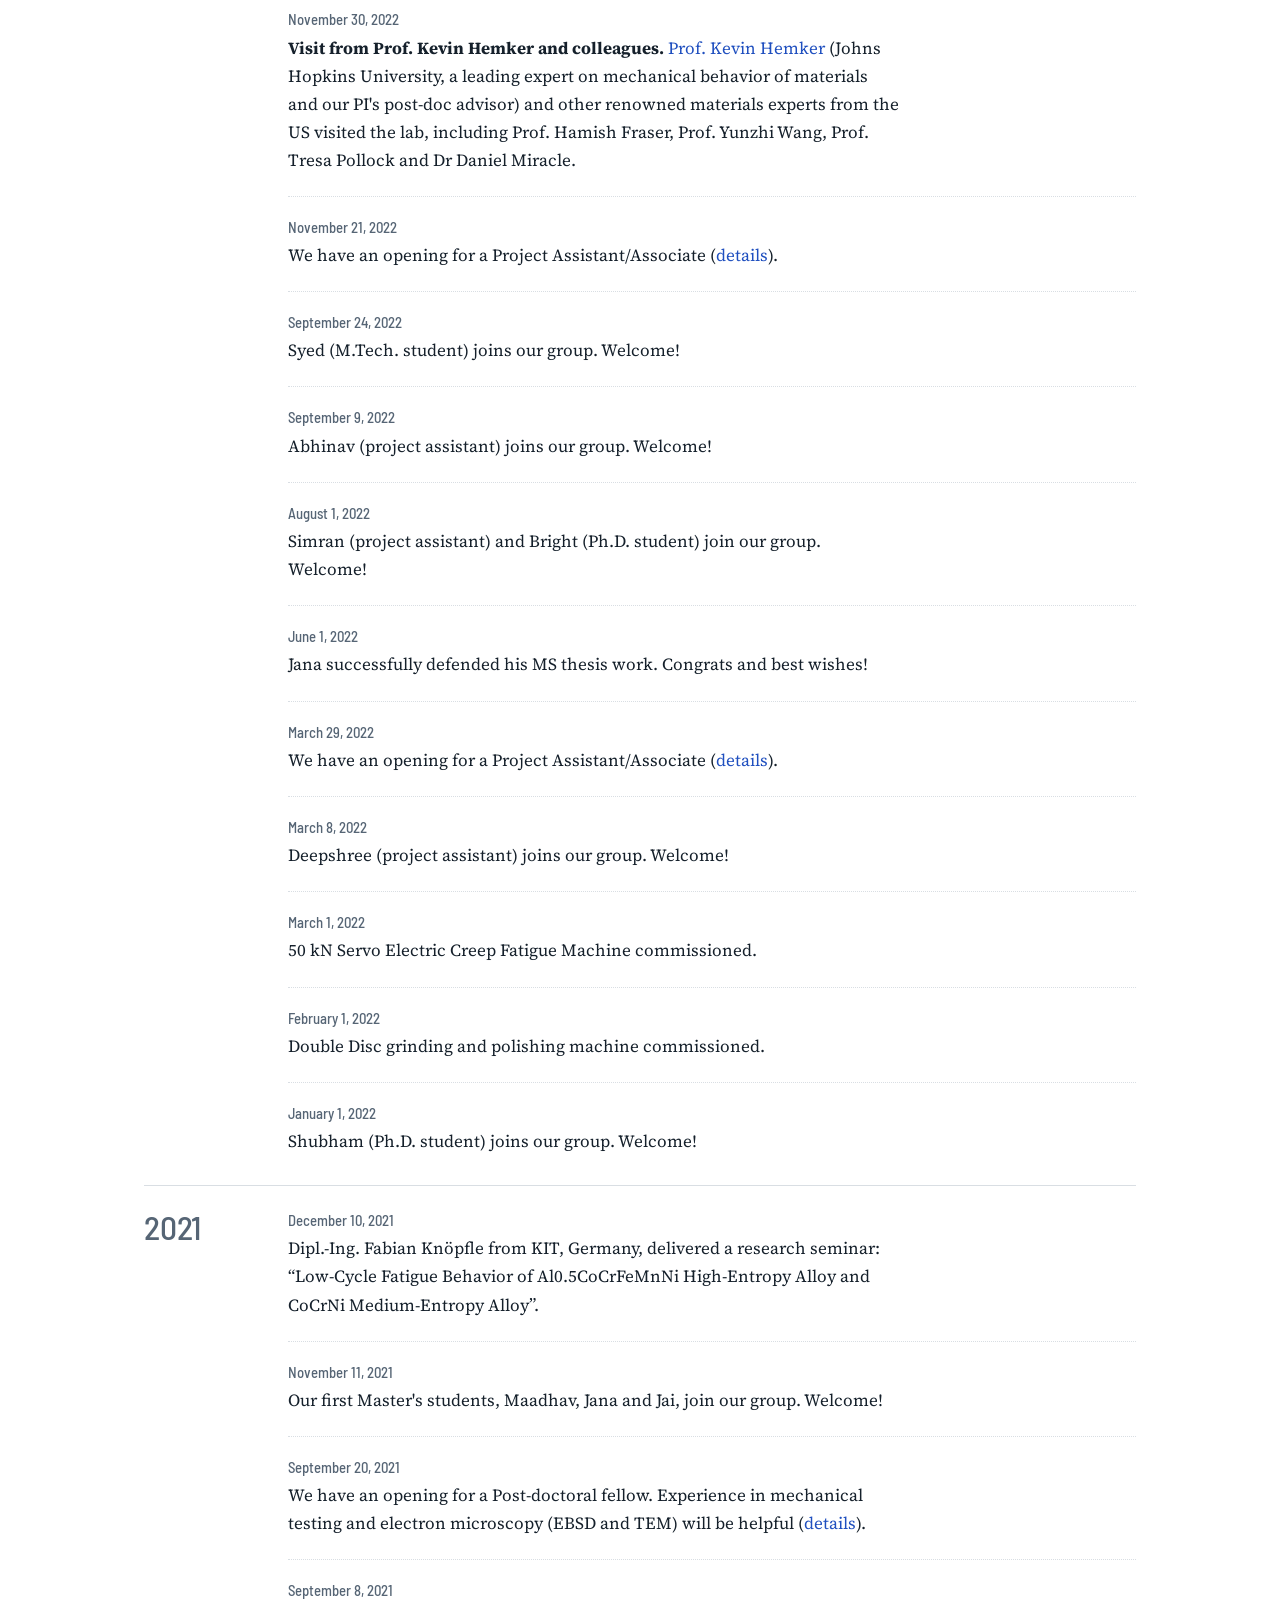
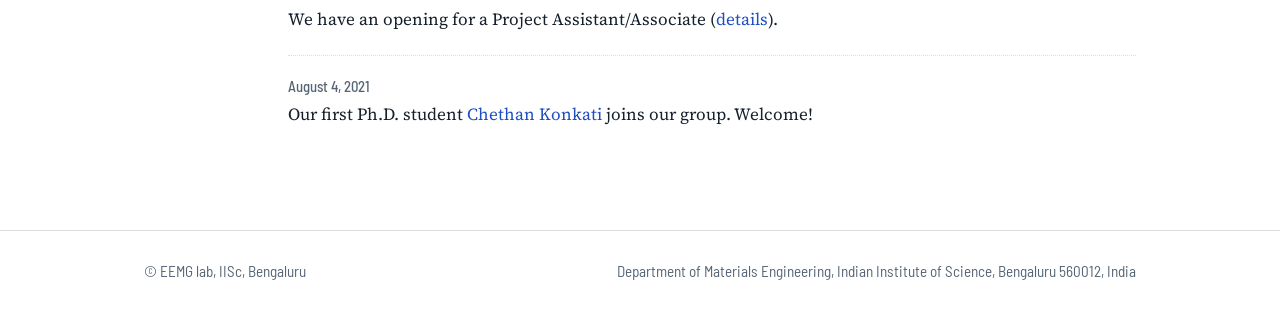
<file: news.html>
<!doctype html>
<html lang="en"><head><meta charset="utf-8"><meta name="viewport" content="width=device-width,initial-scale=1">
<title>News | EEMG @ IISc</title><meta name="description" content="News from the Extreme Environments Materials Group at IISc."><meta property="og:title" content="News | EEMG @ IISc"><meta property="og:description" content="News from the Extreme Environments Materials Group at IISc.">
<link rel="preconnect" href="https://fonts.googleapis.com"><link rel="preconnect" href="https://fonts.gstatic.com" crossorigin>
<link href="https://fonts.googleapis.com/css2?family=Barlow+Semi+Condensed:wght@400;500;600;700&family=Source+Serif+4:ital,wght@0,400;0,600;1,400&display=swap" rel="stylesheet">
<link rel="stylesheet" href="assets/style.css"></head><body class="">
<a class="skip" href="#main">Skip to content</a>
<header class="site"><div class="wrap"><a class="brand" href="index.html"><svg class="mark" viewBox="0 0 24 24" aria-hidden="true"><polygon points="12,2 22,21 2,21" fill="#2f5fd0"/><polygon points="12,2 2,21 12,21" fill="#d6453d"/><polygon points="12,21 22,21 17,11.5 12,11.5" fill="#2e9e5b"/></svg>EEMG <span>IISc</span></a>
<input type="checkbox" id="nav-toggle" aria-label="Menu"><label for="nav-toggle" class="burger" aria-hidden="true"><span></span></label>
<nav aria-label="Main"><ul><li><a href="news.html" aria-current=page>News</a></li><li><a href="research.html">Research</a></li><li><a href="publications.html">Publications</a></li><li><a href="people.html">Team</a></li><li><a href="teaching.html">Teaching</a></li><li><a href="openings.html">Openings</a></li></ul></nav></div></header>
<div class="pagehead"><div class="wrap"><h1>News</h1><p>Papers, awards, conferences and new members.</p></div></div><main id="main"><div class="wrap"><div class="yearnav"><a class="chip" href="#y2026">2026</a><a class="chip" href="#y2025">2025</a><a class="chip" href="#y2024">2024</a><a class="chip" href="#y2023">2023</a><a class="chip" href="#y2022">2022</a><a class="chip" href="#y2021">2021</a></div><section class="yearblock"><h2 id="y2026">2026</h2><div><div class="item"><div class="date">November 9, 2026</div><p><strong>IUMRS-ICA 2026: Outstanding Poster Presentation Award.</strong> A proud moment for our group! <a href="https://www.linkedin.com/in/golu-gehlot-a16b70216/">Golu Gehlot</a> received the Outstanding Poster Presentation Award at the International Union of Materials Research Societies conference (IUMRS-ICA 2026), held in Tainan, Taiwan, from October 31 to November 4, 2026. The award recognised our work entitled &ldquo;Tailoring Strength&ndash;Ductility Balance in a novel Al&ndash;Mg&ndash;Mn&ndash;Sc&ndash;Zr Alloy through Multi-Route Rolling&rdquo;, which explores how different rolling routes can be used to tailor microstructure and improve the strength&ndash;ductility balance.</p></div><div class="item"><div class="date">November 9, 2026</div><p><strong>EMSI 2026.</strong> <a href="https://www.linkedin.com/in/shubham-sisodia-6ba028b8/">Shubham Sisodia</a> and <a href="https://www.linkedin.com/in/golu-gehlot-a16b70216/">Golu Gehlot</a> participated in the International Conference on Electron Microscopy and the XLIV Annual Meeting of the Electron Microscope Society of India (EMSI 2026), held in Kolkata (October 2&ndash;4, 2026). Shubham presented our work on designing fatigue-resistant multi-principal-element alloys (MPEAs), and Golu presented our research on the deformation-path-dependent mechanical response of a novel Al&ndash;Mg&ndash;Mn&ndash;Zr&ndash;Sc alloy. PI <a href="https://www.linkedin.com/in/ankur-chauhan-012b13257/">Ankur Chauhan</a> delivered an invited talk on the deformation behaviour of a novel BCC+B2 alloy.</p></div><div class="item"><div class="date">October 17, 2026</div><p><strong>New paper in International Journal of Fatigue.</strong> <a href="people.html">Bright</a>'s work on &ldquo;<a href="https://www.sciencedirect.com/science/article/pii/S014211232600544X">Microstructural origins of fatigue crack growth anisotropy in thermomechanically rolled ultrafine bainitic and martensitic steels</a>&rdquo; is now published. The study shows how prior-austenite grain boundary orientation and martensite&ndash;austenite constituent distribution influence crack propagation: boundaries perpendicular to the crack path deflect it and retard growth, while parallel ones facilitate intergranular fracture. Retained-austenite transformation and crack closure further improve resistance, particularly in UFB steel. Done in collaboration with the Physical Metallurgy group led by <a href="https://www.oulu.fi/en/researchers/mahesh-somani">Prof. Mahesh Somani</a>, <a href="https://www.oulu.fi/en">University of Oulu, Finland</a>.</p></div><div class="item"><div class="date">October 8, 2026</div><p><strong>New paper in Materials Science and Engineering A.</strong> <a href="https://www.linkedin.com/in/abhinavchandraker/">Abhinav</a>'s work on &ldquo;<a href="https://www.sciencedirect.com/science/article/pii/S0921509326014590">Plasticity and damage initiation in textured Zr&ndash;2.5Nb pressure tube material: A slip trace analysis-based study</a>&rdquo; is published. Combining slip-trace analysis of nearly 200 &alpha; grains with EBSD, TEM and resolved shear stress analysis, the study shows how crystallographic texture governs deformation mechanisms along the longitudinal and circumferential directions, and how limited slip transfer across &alpha;&ndash;&beta; interfaces promotes interfacial cavitation and damage initiation. Done with researchers at the <a href="https://www.linkedin.com/company/bhabha-atomic-research-centre-1/">Bhabha Atomic Research Centre (BARC)</a>.</p></div><div class="item"><div class="date">July 21, 2026</div><p><strong>New paper in Acta Materialia.</strong> <a href="https://www.linkedin.com/in/shubham-sisodia-6ba028b8/">Shubham</a>'s &ldquo;<a href="https://doi.org/10.1016/j.actamat.2026.122532">Solute-defect interaction and oxidation govern high-temperature low-cycle fatigue in Mo-added CoCrNi-based multi-principal element alloy</a>&rdquo;. Tensile and low-cycle fatigue testing at room temperature and 550&nbsp;&deg;C, combined with electron microscopy and atom probe tomography, shows that Suzuki-type segregation at stacking faults promotes dynamic strain ageing, planar slip and twinning, giving continuous cyclic hardening and reduced fatigue life, while grain-boundary segregation and oxidation shift crack initiation to grain boundaries. Done with <a href="https://asesm.com/">Prof. Surendra Makenini's group</a> at IISc and <a href="https://www.linkedin.com/in/govind-bajargan-bb6a2612a/">Dr Govind Bajargan</a> at VSSC, ISRO.</p></div><div class="item"><div class="date">May 30, 2026</div><p><strong>New paper in Advanced Engineering Materials.</strong> <a href="https://www.linkedin.com/in/aparajita-pramanik-83275574/">Aparajita</a>'s &ldquo;<a href="https://advanced.onlinelibrary.wiley.com/doi/full/10.1002/adem.202503180">Creep-Induced Microstructural Evolution in an A2&ndash;B2 Superalloy</a>&rdquo;, a collaboration with <a href="https://www.lww.ruhr-uni-bochum.de/lww/index.html.en">Ruhr University Bochum</a> and <a href="https://www.iam.kit.edu/wk/phm.php">Karlsruhe Institute of Technology (KIT)</a>. Creep testing at 1030&nbsp;&deg;C reveals a stress-dependent transition in deformation mechanisms driven by dislocation&ndash;precipitate interactions, with precipitate morphology and A2/B2 interfacial coherency playing critical roles.</p></div><div class="item"><div class="date">May 23, 2026</div><p><strong>Graduations.</strong> Three group members graduated this summer! &#127891; <a href="https://www.linkedin.com/in/kartik-dhakad/">Kartik</a> defended his M.Tech thesis and will join Applied Materials. <a href="https://www.linkedin.com/in/sohaankpiisc/">Sohaan</a> and Parth wrapped up their B.S. thesis; Sohaan continues at IISc for his M.S. Congratulations and best wishes to all!</p></div><div class="item"><div class="date">May 14, 2026</div><p><strong>New paper in Engineering Fracture Mechanics.</strong> <a href="https://www.linkedin.com/in/dhiraj-kori-049769206/">Dhiraj</a>'s &ldquo;<a href="http://linkinghub.elsevier.com/retrieve/pii/S0013794426003838">Physics-guided neural network for predicting fatigue life of unirradiated and irradiated austenitic and ferritic/martensitic steels under reactor-relevant conditions</a>&rdquo;, arising from his Bachelor's thesis. The Physics-Guided Neural Network framework integrates mechanistic understanding of irradiation, cyclic deformation and temperature-dependent degradation with data-driven learning, and outperforms conventional machine learning approaches. Strain amplitude, irradiation dose and temperature emerge as the primary parameters.</p></div><div class="item"><div class="date">May 13, 2026</div><p><strong>PMBM 2026.</strong> Our group participated in the Perspectives on Mechanical Behaviour of Materials workshop, jointly organized by IIT Bombay and BARC (11&ndash;13 May 2026). <a href="https://www.linkedin.com/in/abhinavchandraker/">Abhinav Chandraker</a> presented in the poster session and PI <a href="https://www.linkedin.com/in/ankur-chauhan-012b13257/">Ankur Chauhan</a> delivered an invited talk.</p></div><div class="item"><div class="date">January 6, 2026</div><p><strong>New paper in International Journal of Plasticity.</strong> <a href="https://www.linkedin.com/in/shubham-sisodia-6ba028b8/">Shubham</a>'s &ldquo;<a href="https://www.sciencedirect.com/science/article/abs/pii/S0749641925003626">Superior fatigue response of CoCrNi-based multi-principal element alloy with Mo addition</a>&rdquo;. Mo-alloyed CoCrNi shows superior fatigue resistance through combined strengthening and reduced stacking fault energy; planar slip delays fatigue damage, cracks initiate along surface-exposed annealing twin boundaries, and twinning and shear banding near crack tips slow crack growth. Done with <a href="https://asesm.com/">Prof. Surendra Makenini's group</a> at IISc and <a href="https://www.linkedin.com/in/govind-bajargan-bb6a2612a/">Dr Govind Bajargan</a> at VSSC, ISRO.</p></div></div></section><section class="yearblock"><h2 id="y2025">2025</h2><div><div class="item"><div class="date">December 31, 2025</div><p><strong>Winter internship concluded.</strong> Ms <a href="https://www.linkedin.com/in/rithika-b-0397bb349/">Rithika Balakrishnan</a> (B.Tech., <a href="https://www.nitt.edu/">NIT Trichy</a>) worked on machine learning approaches to predict the mechanical behaviour of superalloys. Best wishes for her journey ahead!</p></div><div class="item"><div class="date">December 12, 2025</div><p><strong>New paper in Engineering Fracture Mechanics.</strong> <a href="https://www.linkedin.com/in/rohan-kushwaha-6b1b88251/">Rohan</a>'s &ldquo;<a href="https://www.sciencedirect.com/science/article/pii/S001379442500983X">Predicting fracture toughness of hydrogen-exposed Zr-2.5Nb using physics-informed neural network</a>&rdquo;, from his Bachelor's thesis. The model integrates mechanistic understanding of hydrogen embrittlement with data-driven learning; temperature, hydrogen content and radial hydride fraction are the key controlling parameters.</p></div><div class="item"><div class="date">October 15, 2025</div><p><strong>IMPLAST 2025.</strong> <a href="https://www.linkedin.com/in/shubham-sisodia-6ba028b8">Shubham</a> participated in the 14th International Symposium on Plasticity and Impact Mechanics at IIT Roorkee (October 12&ndash;16, 2025) and presented our work on the <a href="https://advanced.onlinelibrary.wiley.com/doi/full/10.1002/adem.202402488">shock resistance of magnesium and its alloys with cerium addition</a>.</p></div><div class="item"><div class="date">September 11, 2025</div><p><strong>New paper in Materials Science and Engineering A.</strong> <a href="people.html">Bright</a>'s &ldquo;<a href="https://www.sciencedirect.com/science/article/abs/pii/S0921509325013048">Towards enhanced fatigue performance of advanced high-strength medium-carbon low-alloy steels: A comparative study between banded ultrafine bainitic and martensitic steels</a>&rdquo;. UFB steel showed nearly double the fatigue life at high strain amplitude, while DQ&amp;P offered higher strength. Done with <a href="https://www.oulu.fi/en/researchers/mahesh-somani">Prof. Mahesh Somani</a>'s group at the <a href="https://www.oulu.fi/en">University of Oulu, Finland</a>.</p></div><div class="item"><div class="date">September 2, 2025</div><p><strong>New paper in Virtual and Physical Prototyping.</strong> <a href="https://www.linkedin.com/in/abhinavchandraker/">Abhinav</a>'s &ldquo;<a href="https://www.tandfonline.com/doi/full/10.1080/17452759.2025.2551867">Additively manufactured Co&ndash;Cr&ndash;Ni multi-principal element alloys with excellent strength and ductility at room and cryogenic temperatures</a>&rdquo;. Directed energy deposition of high- and low-SFE CoCrNi alloys; the low-SFE variant reached &gt;1 GPa strength with ~45% ductility at 77 K.</p></div><div class="item"><div class="date">August 15, 2025</div><p><strong>New paper in Materials Science and Engineering A.</strong> <a href="https://www.linkedin.com/in/chethan-konkati-122216234/">Chethan</a>'s &ldquo;<a href="https://doi.org/10.1016/j.msea.2025.148968">Proton-irradiation and post-irradiation annealing behavior of a CoCrFeMnNi-based multi-principal element alloy</a>&rdquo;. High-resolution TEM gives insight into defect nature, evolution and annealing kinetics. Chethan presented this work at EMSI 2025 and won the Best Oral Presentation Award.</p></div><div class="item"><div class="date">July 15, 2025</div><p><strong>EMSI 2025.</strong> <a href="https://www.linkedin.com/in/shubham-sisodia-6ba028b8">Shubham</a>, <a href="https://www.linkedin.com/in/chethan-konkati-122216234/">Chethan</a> and <a href="https://www.linkedin.com/in/aparajita-pramanik-83275574/">Aparajita</a> participated in the International Conference on Electron Microscopy and XLIII Annual Meeting of the Electron Microscope Society of India (July 12&ndash;14, 2025), with talks on fatigue-resistant FCC MPEAs, proton irradiation response of FCC MPEAs, and deformation mechanisms in BCC+B2 MPEAs. Shubham and Chethan received Best Talk awards.</p></div><div class="item"><div class="date">July 1, 2025</div><p><strong>Summer internships concluded.</strong> Ms <a href="https://www.linkedin.com/in/sai-samskruthi-bysani-72118021b/">Sai Samskruthi Bysani</a> (B.Tech., NIT Warangal) worked on ML for austenitic steels, and Mr <a href="https://www.linkedin.com/in/prithwiraj-bhowmick-7254912a9/">Prithwiraj Bhowmick</a> (B.S., IISER Berhampur) studied the effect of tempering time on extruded ODS steels.</p></div><div class="item"><div class="date">June 9, 2025</div><p><strong>ICSMA 20, Kyoto.</strong> <a href="https://www.linkedin.com/in/shubham-sisodia-6ba028b8">Shubham</a> and <a href="https://www.linkedin.com/in/chethan-konkati-122216234/">Chethan</a> presented at the <a href="https://www.icsma20.com/index.html">20th International Conference on Strength of Materials</a> (June 2&ndash;6, 2025): Shubham on temperature-dependent fatigue response of MPEAs, Chethan on irradiation effects in MPEAs.</p></div><div class="item"><div class="date">June 2, 2025</div><p><a href="https://www.linkedin.com/in/rahul-karthik-p-m-9568a521a/">Rahul Karthik</a> (Ph.D. student) joins our group. Welcome!</p></div><div class="item"><div class="date">May 23, 2025</div><p><strong>Graduations.</strong> Four members graduated: <a href="https://in.linkedin.com/in/ketan-sharma-b4b154204">Ketan</a> and <a href="https://www.linkedin.com/in/manish-majumdar-21284a1b4/">Manish</a> defended their M.Tech theses (Ketan joins the <a href="https://www.neterwala.com/">Neterwala group</a>); <a href="https://www.linkedin.com/in/dhiraj-kori-049769206/">Dhiraj</a> finished his M.S. thesis and plans a PhD; <a href="https://www.linkedin.com/in/rohan-kushwaha-6b1b88251/">Rohan</a> completed his B.S. thesis and continues at IISc for his M.S.</p></div><div class="item"><div class="date">March 28, 2025</div><p><strong>New paper in Advanced Engineering Materials.</strong> <a href="https://www.linkedin.com/in/maadhav-anand">Maadhav</a> and <a href="https://www.linkedin.com/in/shubham-sisodia-6ba028b8">Shubham</a>'s &ldquo;<a href="https://advanced.onlinelibrary.wiley.com/doi/full/10.1002/adem.202402488">Superior Shock Resistance of Magnesium and Magnesium&ndash;Aluminum Alloys with Cerium Addition</a>&rdquo;, with the groups of <a href="https://materials.iisc.ac.in/~satyamsuwas/">Prof. Satyam Suwas</a> and <a href="https://aero.iisc.ac.in/people/gopalan-jagadeesh/">Prof. Gopalan Jagadeesh</a> at IISc.</p></div><div class="item"><div class="date">March 9, 2025</div><p><strong>New paper in Materials Science and Engineering A.</strong> <a href="https://www.linkedin.com/in/aparajita-pramanik-83275574/">Aparajita</a>'s &ldquo;<a href="https://doi.org/10.1016/j.msea.2025.148180">Exploring room-temperature deformation mechanisms of a B2-strengthened refractory compositionally complex alloy</a>&rdquo;, with the <a href="https://www.iam.kit.edu/wk/english/phm.php">Physical Metallurgy group</a> at KIT (Dr.-Ing. Alexander Kauffmann and Prof. Martin Heilmaier).</p></div><div class="item"><div class="date">March 6, 2025</div><p><strong>Press release.</strong> <a href="https://www.linkedin.com/in/shubham-sisodia-6ba028b8/">Shubham</a>'s work on enhancing fatigue resistance of Cr-Mn-Fe-Co-Ni multi-principal element alloys was featured in a <a href="https://pib.gov.in/PressReleasePage.aspx?PRID=2108794">press release</a> of the Ministry of Science and Technology, Government of India (<a href="https://dst.gov.in/reseachers-work-towards-better-fatigue-resistant-alloys">DST</a>). We appreciate the support of the <a href="https://anrfonline.in/ANRF/HomePage">Anusandhan National Research Foundation (ANRF)</a>.</p></div><div class="item"><div class="date">February 20&ndash;21, 2025</div><p><strong>Department Students' Symposium 2025.</strong> <a href="https://www.linkedin.com/in/chethan-konkati-122216234/">Chethan</a>, <a href="https://www.linkedin.com/in/bright-mweene-72609397/">Bright</a> and <a href="https://www.linkedin.com/in/abhinavchandraker/">Abhinav</a> gave oral talks, while <a href="https://in.linkedin.com/in/ketan-sharma-b4b154204">Ketan</a> and <a href="https://www.linkedin.com/in/manish-majumdar-21284a1b4/">Manish</a> presented posters. Bright, Abhinav and Manish received Best Oral Presentation and Poster awards in their categories.</p></div><div class="item"><div class="date">January 3, 2025</div><p><a href="https://www.linkedin.com/in/mohankumarmurugan/">Mohan</a> (Ph.D. student, jointly with Prof. <a href="https://sites.google.com/view/alokepaul/home">Aloke Paul</a>) joins our group. Welcome!</p></div></div></section><section class="yearblock"><h2 id="y2024">2024</h2><div><div class="item"><div class="date">December 10, 2024</div><p><a href="https://www.linkedin.com/in/abhinavchandraker/">Abhinav</a>'s first article, &ldquo;<a href="https://doi.org/10.1007/s11661-024-07661-9">Experimentally Validated and Empirically Compared Machine Learning Approach for Predicting Yield Strength of Additively Manufactured Multi-Principal Element Alloys from the Co&ndash;Cr&ndash;Fe&ndash;Mn&ndash;Ni System</a>&rdquo;, is published in Metallurgical and Materials Transactions A. He also won the Best Poster Award at <a href="https://iimatm.in/">NMD ATM 2024</a>. An early overview was presented at IISc's 2023 fest, Rhapsody: <a href="https://youtu.be/Pz_syyR91V4">watch on YouTube</a>.</p></div><div class="item"><div class="date">November 22, 2024</div><p><a href="https://www.linkedin.com/in/chethan-konkati-122216234/">Chethan</a>, <a href="https://www.linkedin.com/in/shubham-sisodia-6ba028b8/">Shubham</a> and <a href="https://www.linkedin.com/in/abhinavchandraker/">Abhinav</a> presented at the <a href="https://iimatm.in/">Annual Technical Meeting</a> of the Indian Institute of Metals at GKVK, Bengaluru (20&ndash;22 November 2024).</p></div><div class="item"><div class="date">November 13, 2024</div><p><a href="https://www.linkedin.com/in/shubham-sisodia-6ba028b8/">Shubham</a>'s &ldquo;<a href="https://doi.org/10.1016/j.ijfatigue.2024.108704">Enhancing fatigue resistance of Cr-Mn-Fe-Co-Ni multi-principal element alloys by varying stacking fault energy and sigma (&sigma;)-phase assisted grain-size reduction</a>&rdquo; is published in the International Journal of Fatigue, with the <a href="https://dbs-lin.ruhr-uni-bochum.de/ww/en/team/laplanche.php">Microstructure of Materials group</a> (apl. Prof. Dr. Guillaume Laplanche) at Ruhr University Bochum, Germany.</p></div><div class="item"><div class="date">November 4, 2024</div><p><a href="https://www.linkedin.com/in/syed-abdur-rahman-8a791821a/">Syed</a>'s final thesis work, &ldquo;<a href="https://www.tandfonline.com/doi/full/10.1080/14786435.2024.2422595">Room-temperature creep anisotropy in hot-rolled commercially pure titanium plate</a>&rdquo;, is published in Philosophical Magazine.</p></div><div class="item"><div class="date">September 9, 2024</div><p>Jai's final thesis work, &ldquo;<a href="https://doi.org/10.1016/j.pnucene.2024.105418">Establishing machine-learning approach for predicting outer-diametral strains in ferritic/martensitic (F/M) steel tubes during in-reactor neutron-irradiation creep experiments</a>&rdquo;, is published in Progress in Nuclear Energy.</p></div><div class="item"><div class="date">August 9, 2024</div><p><a href="https://www.linkedin.com/in/rohan-kushwaha-6b1b88251/">Rohan</a> joins our group for his B.S. thesis work. Welcome!</p></div><div class="item"><div class="date">August 1, 2024</div><p><a href="https://www.linkedin.com/in/golu-gehlot-a16b70216/">Golu</a> (Ph.D. student) joins our group. Welcome!</p></div><div class="item"><div class="date">July 2, 2024</div><p>Syed defended his M.Tech. thesis on June 21, 2024 and heads to the University of Oxford, UK, for a Ph.D. <a href="https://www.linkedin.com/in/nishu-verma-9366b3251/">Nishu</a> (B.Tech intern, Banasthali Vidyapith) finished her two-month internship supported by the <a href="https://www.ias.ac.in/">Indian Academy of Sciences</a>.</p></div><div class="item"><div class="date">June 4, 2024</div><p>Syed and <a href="https://www.linkedin.com/in/abhinavchandraker/">Abhinav</a>'s &ldquo;<a href="https://doi.org/10.1016/j.engfracmech.2024.110214">Data-driven machine learning approach for predicting dwell fatigue life in two classes of Titanium alloys</a>&rdquo; is published in Engineering Fracture Mechanics.</p></div><div class="item"><div class="date">June 1, 2024</div><p>Master's students <a href="https://www.linkedin.com/in/manish-majumdar-21284a1b4/">Manish</a> and <a href="https://www.linkedin.com/in/ketan-sharma-b4b154204/">Ketan</a> join our group. Welcome!</p></div><div class="item"><div class="date">May 18, 2024</div><p><a href="https://www.linkedin.com/in/shubham-sisodia-6ba028b8/">Shubham</a> presented at <a href="https://emsi2024.com/">EMSI-2024</a> at IIT Bombay (May 16&ndash;18, 2024).</p></div><div class="item"><div class="date">May 14, 2024</div><p>Bright's &ldquo;<a href="https://doi.org/10.1016/j.ijfatigue.2024.108394">Improving fatigue resistance of ultrafine bainitic steel by exploiting segregation-induced bands</a>&rdquo; is published in the International Journal of Fatigue, with Prof. <a href="https://www.oulu.fi/en/researchers/mahesh-somani">Mahesh Somani</a>'s group at the University of Oulu, Finland.</p></div><div class="item"><div class="date">May 13, 2024</div><p><a href="https://www.linkedin.com/in/nishu-verma-9366b3251/">Nishu</a> (B.Tech intern from Banasthali Vidyapith) joins our group. Welcome!</p></div><div class="item"><div class="date">April 12, 2024</div><p><a href="https://www.linkedin.com/in/dhiraj-kori-049769206/">Dhiraj</a> successfully defended his B.S. thesis work. Congrats and best wishes!</p></div><div class="item"><div class="date">March 1, 2024</div><p>Shubham, Jana and Chethan's &ldquo;<a href="https://doi.org/10.1016/j.msea.2023.145672">Towards reducing tension-compression yield and cyclic asymmetry in magnesium and its alloys</a>&rdquo; won one of the ACS best oral presentation awards at the <a href="https://sites.google.com/view/mte-symposium2024-iisc/home">37th Annual Materials Engineering Students' Symposium 2024</a>.</p></div><div class="item"><div class="date">February 24, 2024</div><p>Simran and Chethan's &ldquo;<a href="https://doi.org/10.1016/j.mtcomm.2024.108443">Quasi-static and dynamic response of AA-2219-T87 aluminium alloy</a>&rdquo; is published in Materials Today Communications.</p></div></div></section><section class="yearblock"><h2 id="y2023">2023</h2><div><div class="item"><div class="date">December 22, 2023</div><p><a href="https://www.linkedin.com/in/chethan-konkati-122216234/">Chethan</a> presented at the <a href="https://herald.uohyd.ac.in/school-of-engineering-sciences-technology-organizes-7th-international-indentation-workshop/">7th International Indentation Workshop (IIW7)</a>, University of Hyderabad (17&ndash;21 December 2023).</p></div><div class="item"><div class="date">November 23, 2023</div><p><a href="https://www.linkedin.com/in/shubham-sisodia-6ba028b8/">Shubham</a> presented at the <a href="https://www.iimatm.org/about-us#77th-iim-atm">77th Annual Technical Meeting of the Indian Institute of Metals</a>, KIIT, Bhubaneswar (22&ndash;24 November 2023).</p></div><div class="item"><div class="date">October 30, 2023</div><p><strong>In the press.</strong> Our work on <a href="https://doi.org/10.1016/j.fusengdes.2023.113964">machine learning predictions of yield strength for neutron-irradiated ferritic/martensitic steels</a> was highlighted in <a href="https://www.thehindu.com/news/cities/bangalore/iisc-researchers-develop-machine-learning-models-for-designing-next-generation-nuclear-reactor-materials/article67473260.ece">The Hindu</a> and the <a href="https://timesofindia.indiatimes.com/home/science/now-ml-models-for-designing-next-gen-nuclear-reactor-materials/articleshow/104700579.cms">Times of India</a>.</p></div><div class="item"><div class="date">October 30, 2023</div><p><a href="https://www.linkedin.com/in/abhinavchandraker/">Abhinav</a> was selected for the prestigious <a href="https://www.pmrf.in">PMRF fellowship</a>. Congrats!</p></div><div class="item"><div class="date">October 2, 2023</div><p><a href="https://www.linkedin.com/in/saurabh-kumar-a1394116b/">Saurabh</a> completed his tenure as project assistant and joins Applied Materials as an application engineer.</p></div><div class="item"><div class="date">September 11, 2023</div><p>Shubham, Jana and Chethan's &ldquo;<a href="https://doi.org/10.1016/j.msea.2023.145672">Towards reducing tension-compression yield and cyclic asymmetry in pure magnesium and magnesium-aluminum alloy with cerium addition</a>&rdquo; is published in Materials Science and Engineering: A.</p></div><div class="item"><div class="date">August 21, 2023</div><p>Jai's &ldquo;<a href="https://doi.org/10.1016/j.fusengdes.2023.113964">Machine learning-based predictions of yield strength for neutron-irradiated ferritic/martensitic steels</a>&rdquo; is published in Fusion Engineering and Design.</p></div><div class="item"><div class="date">August 4, 2023</div><p><a href="https://www.linkedin.com/in/abhinavchandraker/">Abhinav</a> rejoins our group as a Ph.D. student. Welcome back!</p></div><div class="item"><div class="date">July 27, 2023</div><p>Chethan's &ldquo;<a href="https://link.springer.com/article/10.1007/s11661-023-07146-1">Incipient Plasticity of a Non-equiatomic Co21.5Cr21.5Fe21.5Mn21.5Ni14 Multi-principal Element Alloy</a>&rdquo; is published in Metallurgical and Materials Transactions A.</p></div><div class="item"><div class="date">July 23, 2023</div><p><a href="https://www.linkedin.com/in/dhiraj-kori-049769206/">Dhiraj</a> joins our group for his B.S. thesis work. Welcome!</p></div><div class="item"><div class="date">July 19, 2023</div><p><a href="https://www.linkedin.com/in/srujana-kasi-04b441237/">Srujana</a>, B.Tech intern from <a href="https://www.iitjammu.ac.in/materials-engineering">IIT Jammu</a>, finished her two-month internship supported by DST SERB.</p></div><div class="item"><div class="date">June 21, 2023</div><p>Maadhav and Jai defended their M.Tech. theses. Maadhav joined <a href="https://cradlewise.com/">Cradlewise</a> as a lead design engineer; Jai heads to the University of Cambridge, UK, for a Ph.D.</p></div><div class="item"><div class="date">May 20, 2023</div><p>Chethan's collaborative &ldquo;<a href="https://doi.org/10.1016/j.matchemphys.2023.127916">Microstructure and defect evolution in oxygen ion-irradiated pure nickel &ndash; Insights from experimental probes and molecular dynamics simulations</a>&rdquo; is published in Materials Chemistry and Physics.</p></div><div class="item"><div class="date">May 19, 2023</div><p>Shubham's &ldquo;<a href="https://doi.org/10.1016/j.ijfatigue.2023.107723">Cyclic deformation behavior of an equiatomic CrFeNi multi-principal element alloy</a>&rdquo; is published in the International Journal of Fatigue, with the <a href="https://dbs-lin.ruhr-uni-bochum.de/ww/en/team/laplanche.php">Microstructure of Materials group</a> at Ruhr University Bochum.</p></div><div class="item"><div class="date">May 15, 2023</div><p>Srujana (intern from IIT Jammu) joins our group. Welcome!</p></div><div class="item"><div class="date">April 26, 2023</div><p>Chethan and Shubham presented at the <a href="https://www.iwhem-23.com">4th International Workshop on High Entropy Materials (IWHEM 2023)</a>, DAE Convention Centre, BARC, Mumbai (23&ndash;25 April 2023).</p></div><div class="item"><div class="date">January 2, 2023</div><p>We have an opening for a Project Assistant/Associate (<a href="openings.html">details</a>).</p></div></div></section><section class="yearblock"><h2 id="y2022">2022</h2><div><div class="item"><div class="date">December 30, 2022</div><p>Simran completed her tenure as project assistant and heads to <a href="https://mse.iitd.ac.in/">IIT Delhi</a> for a Ph.D.</p></div><div class="item"><div class="date">December 26, 2022</div><p>Shubham and Jai's &ldquo;<a href="https://doi.org/10.1016/j.ijfatigue.2022.107485">Effective and back stress evolution upon cycling oxide-dispersion strengthened steels</a>&rdquo; is published in the International Journal of Fatigue.</p></div><div class="item"><div class="date">December 22, 2022</div><p>Shubham and Jai presented posters at the department's Platinum Jubilee Conference, <a href="http://materials75.org.in/">&lsquo;Perspectives in Materials Research&rsquo;</a> (21&ndash;23 December 2022).</p></div><div class="item"><div class="date">December 16, 2022</div><p>Congratulations to Maadhav for a job offer from <a href="https://cradlewise.com">Cradlewise</a>!</p></div><div class="item"><div class="date">December 12, 2022</div><p>Saurabh (project assistant) joins our group. Welcome!</p></div><div class="item"><div class="date">December 1, 2022</div><p>Jai's first paper, &ldquo;<a href="https://doi.org/10.1016/j.scriptamat.2022.115214">Machine learning-based predictions of fatigue life for multi-principal element alloys</a>&rdquo;, is published in Scripta Materialia.</p></div><div class="item"><div class="date">November 30, 2022</div><p><strong>Visit from Prof. Kevin Hemker and colleagues.</strong> <a href="https://hemkerlab.jhu.edu/kevin-hemker/">Prof. Kevin Hemker</a> (Johns Hopkins University, a leading expert on mechanical behavior of materials and our PI's post-doc advisor) and other renowned materials experts from the US visited the lab, including Prof. Hamish Fraser, Prof. Yunzhi Wang, Prof. Tresa Pollock and Dr Daniel Miracle.</p></div><div class="item"><div class="date">November 21, 2022</div><p>We have an opening for a Project Assistant/Associate (<a href="openings.html">details</a>).</p></div><div class="item"><div class="date">September 24, 2022</div><p>Syed (M.Tech. student) joins our group. Welcome!</p></div><div class="item"><div class="date">September 9, 2022</div><p>Abhinav (project assistant) joins our group. Welcome!</p></div><div class="item"><div class="date">August 1, 2022</div><p>Simran (project assistant) and Bright (Ph.D. student) join our group. Welcome!</p></div><div class="item"><div class="date">June 1, 2022</div><p>Jana successfully defended his MS thesis work. Congrats and best wishes!</p></div><div class="item"><div class="date">March 29, 2022</div><p>We have an opening for a Project Assistant/Associate (<a href="openings.html">details</a>).</p></div><div class="item"><div class="date">March 8, 2022</div><p>Deepshree (project assistant) joins our group. Welcome!</p></div><div class="item"><div class="date">March 1, 2022</div><p>50 kN Servo Electric Creep Fatigue Machine commissioned.</p></div><div class="item"><div class="date">February 1, 2022</div><p>Double Disc grinding and polishing machine commissioned.</p></div><div class="item"><div class="date">January 1, 2022</div><p>Shubham (Ph.D. student) joins our group. Welcome!</p></div></div></section><section class="yearblock"><h2 id="y2021">2021</h2><div><div class="item"><div class="date">December 10, 2021</div><p>Dipl.-Ing. Fabian Kn&ouml;pfle from KIT, Germany, delivered a research seminar: &ldquo;Low-Cycle Fatigue Behavior of Al0.5CoCrFeMnNi High-Entropy Alloy and CoCrNi Medium-Entropy Alloy&rdquo;.</p></div><div class="item"><div class="date">November 11, 2021</div><p>Our first Master's students, Maadhav, Jana and Jai, join our group. Welcome!</p></div><div class="item"><div class="date">September 20, 2021</div><p>We have an opening for a Post-doctoral fellow. Experience in mechanical testing and electron microscopy (EBSD and TEM) will be helpful (<a href="openings.html">details</a>).</p></div><div class="item"><div class="date">September 8, 2021</div><p>We have an opening for a Project Assistant/Associate (<a href="openings.html">details</a>).</p></div><div class="item"><div class="date">August 4, 2021</div><p>Our first Ph.D. student <a href="https://www.linkedin.com/in/chethan-konkati-122216234/">Chethan Konkati</a> joins our group. Welcome!</p></div></div></section></div></main>
<footer class="site"><div class="wrap"><div>&copy; EEMG lab, IISc, Bengaluru</div><div>Department of Materials Engineering, Indian Institute of Science, Bengaluru 560012, India</div></div></footer>
</body></html>
</file>
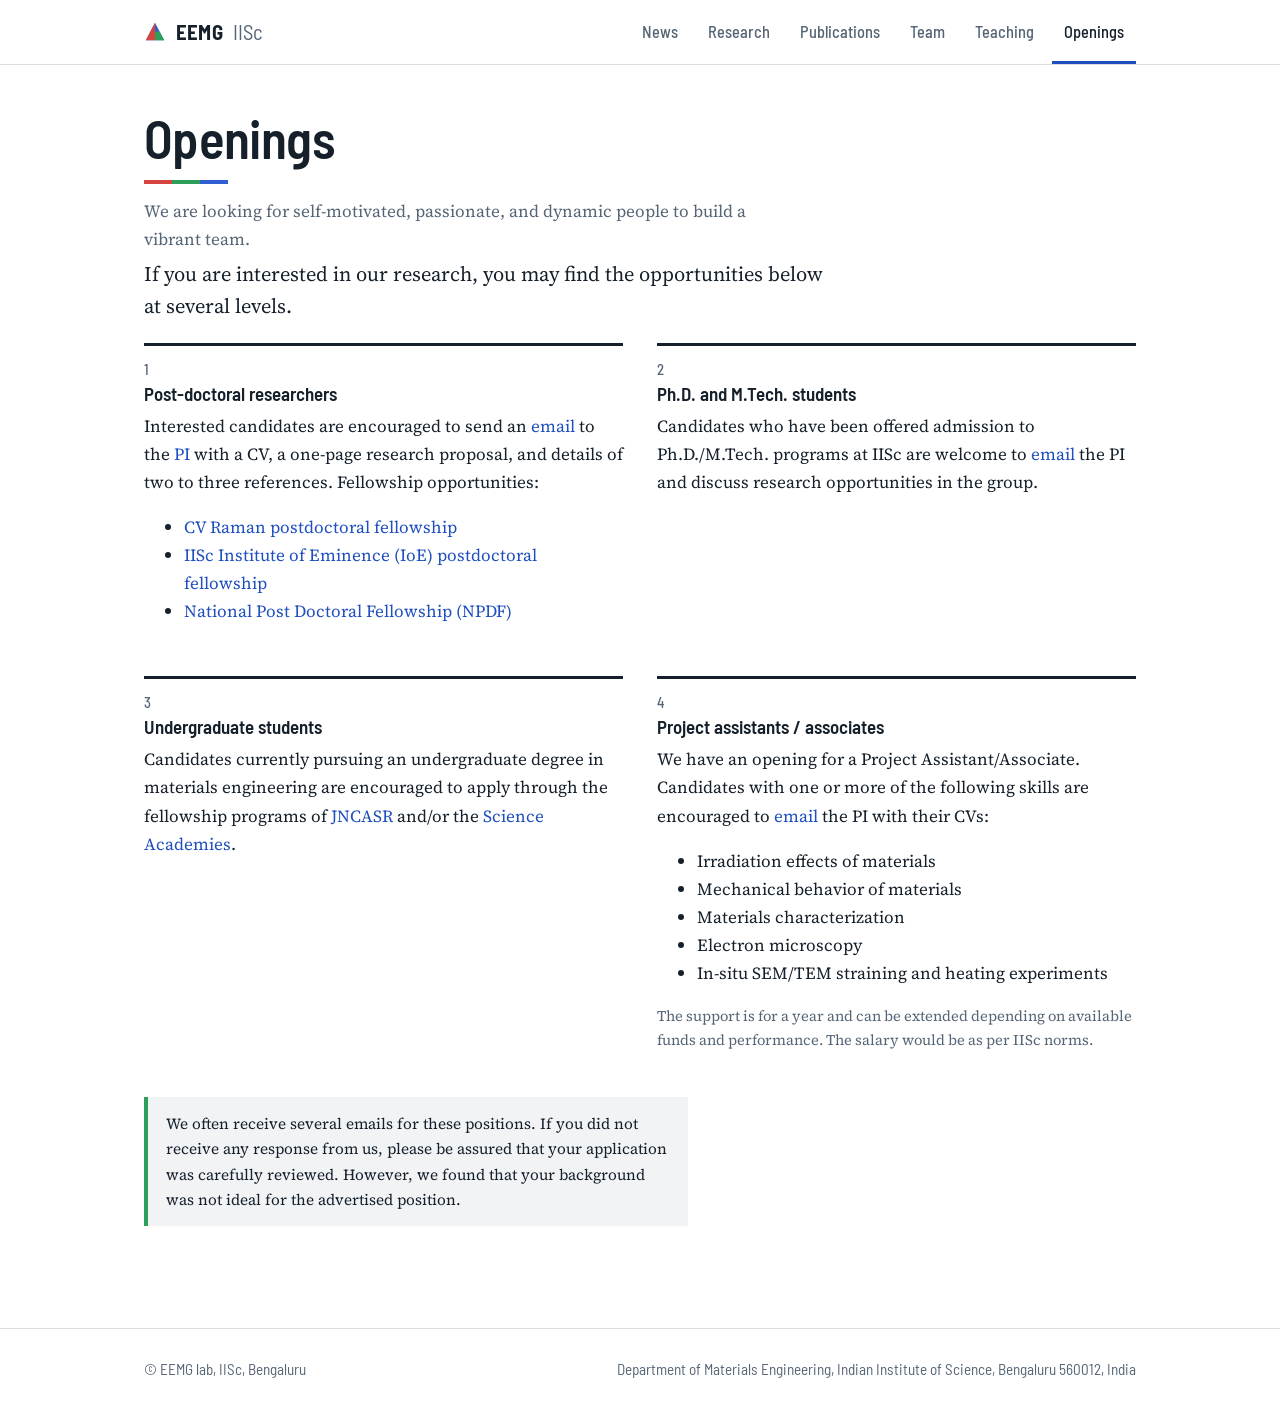
<file: openings.html>
<!doctype html>
<html lang="en"><head><meta charset="utf-8"><meta name="viewport" content="width=device-width,initial-scale=1">
<title>Openings | EEMG @ IISc</title><meta name="description" content="Extreme Environments Materials Group, Department of Materials Engineering, Indian Institute of Science (IISc), Bengaluru."><meta property="og:title" content="Openings | EEMG @ IISc"><meta property="og:description" content="Extreme Environments Materials Group, Department of Materials Engineering, Indian Institute of Science (IISc), Bengaluru.">
<link rel="preconnect" href="https://fonts.googleapis.com"><link rel="preconnect" href="https://fonts.gstatic.com" crossorigin>
<link href="https://fonts.googleapis.com/css2?family=Barlow+Semi+Condensed:wght@400;500;600;700&family=Source+Serif+4:ital,wght@0,400;0,600;1,400&display=swap" rel="stylesheet">
<link rel="stylesheet" href="assets/style.css"></head><body class="">
<a class="skip" href="#main">Skip to content</a>
<header class="site"><div class="wrap"><a class="brand" href="index.html"><svg class="mark" viewBox="0 0 24 24" aria-hidden="true"><polygon points="12,2 22,21 2,21" fill="#2f5fd0"/><polygon points="12,2 2,21 12,21" fill="#d6453d"/><polygon points="12,21 22,21 17,11.5 12,11.5" fill="#2e9e5b"/></svg>EEMG <span>IISc</span></a>
<input type="checkbox" id="nav-toggle" aria-label="Menu"><label for="nav-toggle" class="burger" aria-hidden="true"><span></span></label>
<nav aria-label="Main"><ul><li><a href="news.html">News</a></li><li><a href="research.html">Research</a></li><li><a href="publications.html">Publications</a></li><li><a href="people.html">Team</a></li><li><a href="teaching.html">Teaching</a></li><li><a href="openings.html" aria-current=page>Openings</a></li></ul></nav></div></header>
<div class="pagehead"><div class="wrap"><h1>Openings</h1><p>We are looking for self-motivated, passionate, and dynamic people to build a vibrant team.</p></div></div><main id="main"><div class="wrap"><p class="lead">If you are interested in our research, you may find the opportunities below at several levels.</p>
<div class="grid g2">
<div class="card"><div class="tag">1</div><h3>Post-doctoral researchers</h3><p>Interested candidates are encouraged to send an <a href="mailto:ankurchauhan@iisc.ac.in">email</a> to the <a href="pi.html">PI</a> with a CV, a one-page research proposal, and details of two to three references. Fellowship opportunities:</p>
<ul><li><a href="https://iisc.ac.in/post-docs/">CV Raman postdoctoral fellowship</a></li><li><a href="https://iisc.ac.in/post-docs/">IISc Institute of Eminence (IoE) postdoctoral fellowship</a></li><li><a href="https://serbonline.in/SERB/npdf?HomePage=New">National Post Doctoral Fellowship (NPDF)</a></li></ul></div>
<div class="card"><div class="tag">2</div><h3>Ph.D. and M.Tech. students</h3><p>Candidates who have been offered admission to Ph.D./M.Tech. programs at IISc are welcome to <a href="mailto:ankurchauhan@iisc.ac.in">email</a> the PI and discuss research opportunities in the group.</p></div>
<div class="card"><div class="tag">3</div><h3>Undergraduate students</h3><p>Candidates currently pursuing an undergraduate degree in materials engineering are encouraged to apply through the fellowship programs of <a href="https://www.jncasr.ac.in/academic/fandeprogrammes/srfp/">JNCASR</a> and/or the <a href="http://ias.ac.in">Science Academies</a>.</p></div>
<div class="card"><div class="tag">4</div><h3>Project assistants / associates</h3><p>We have an opening for a Project Assistant/Associate. Candidates with one or more of the following skills are encouraged to <a href="mailto:ankurchauhan@iisc.ac.in">email</a> the PI with their CVs:</p>
<ul><li>Irradiation effects of materials</li><li>Mechanical behavior of materials</li><li>Materials characterization</li><li>Electron microscopy</li><li>In-situ SEM/TEM straining and heating experiments</li></ul>
<p class="muted small">The support is for a year and can be extended depending on available funds and performance. The salary would be as per IISc norms.</p></div>
</div>
<div class="notice small">We often receive several emails for these positions. If you did not receive any response from us, please be assured that your application was carefully reviewed. However, we found that your background was not ideal for the advertised position.</div>
</div></main>
<footer class="site"><div class="wrap"><div>&copy; EEMG lab, IISc, Bengaluru</div><div>Department of Materials Engineering, Indian Institute of Science, Bengaluru 560012, India</div></div></footer>
</body></html>
</file>
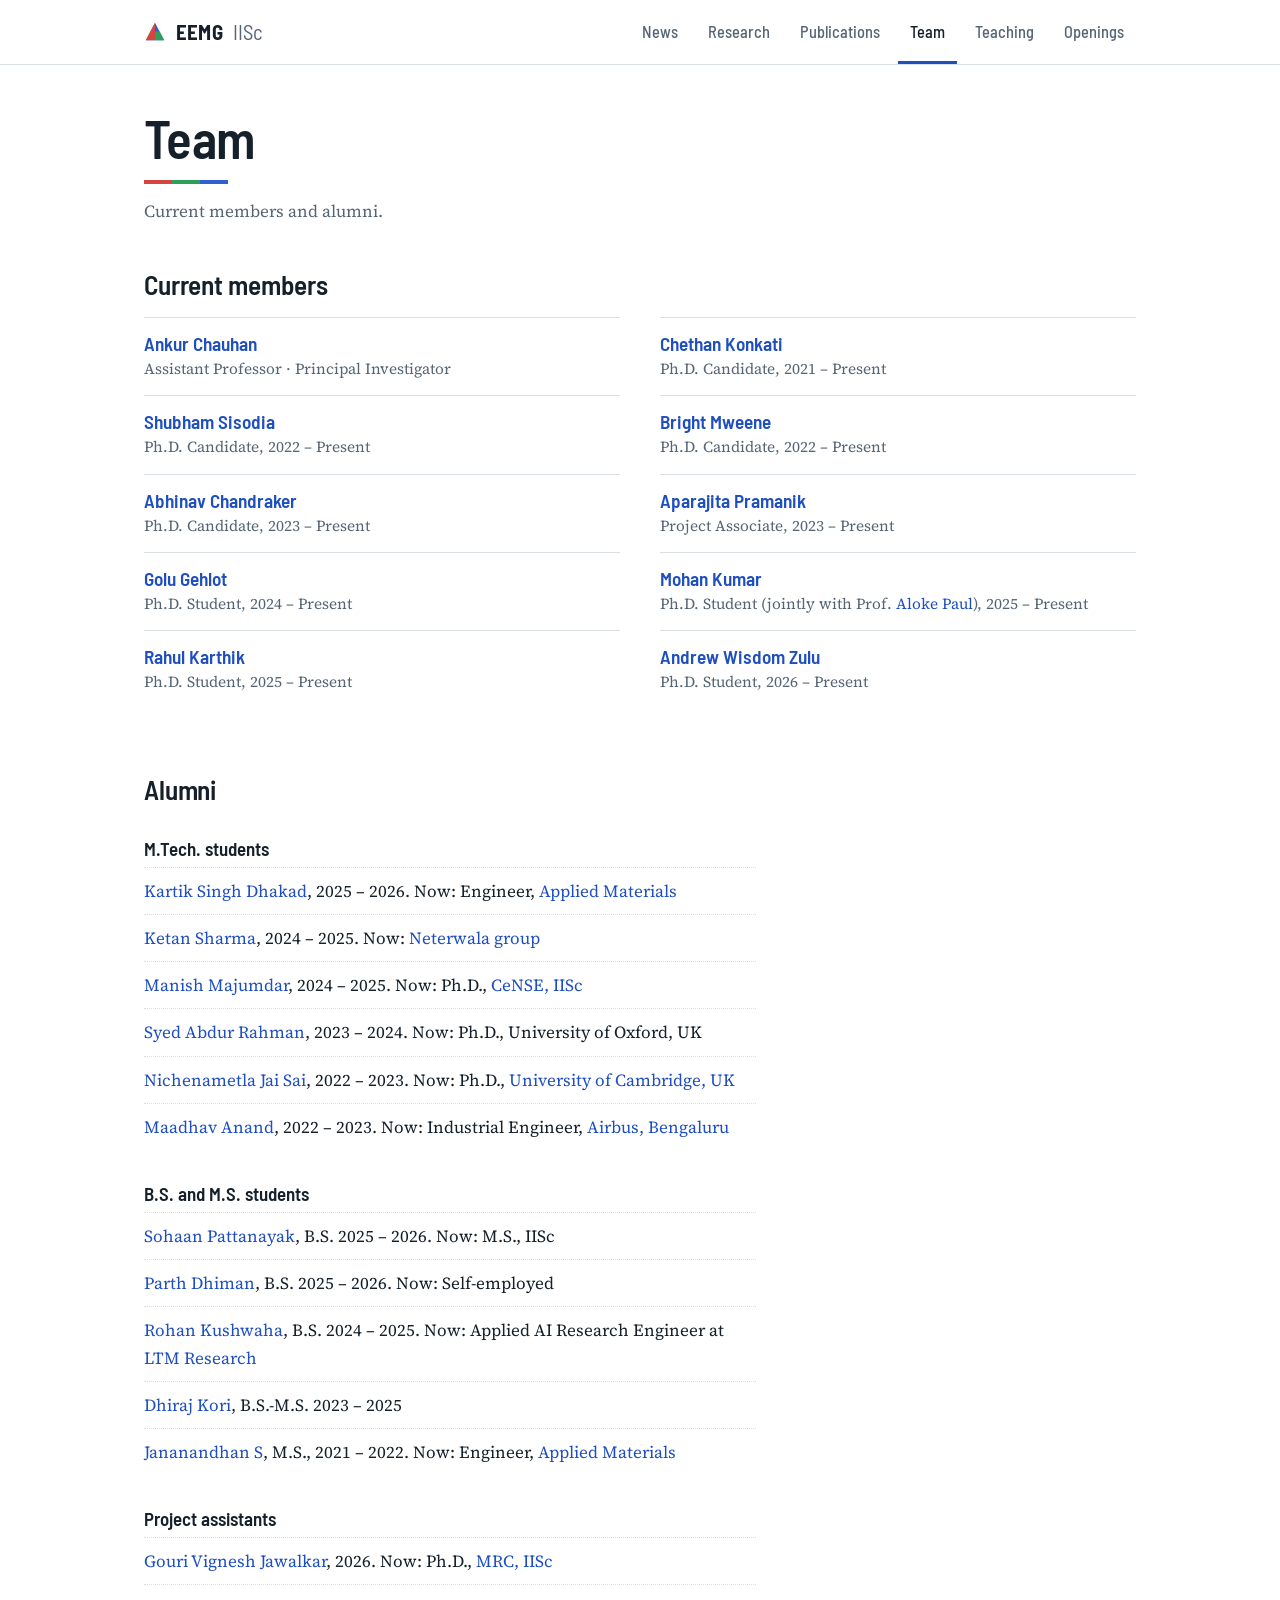
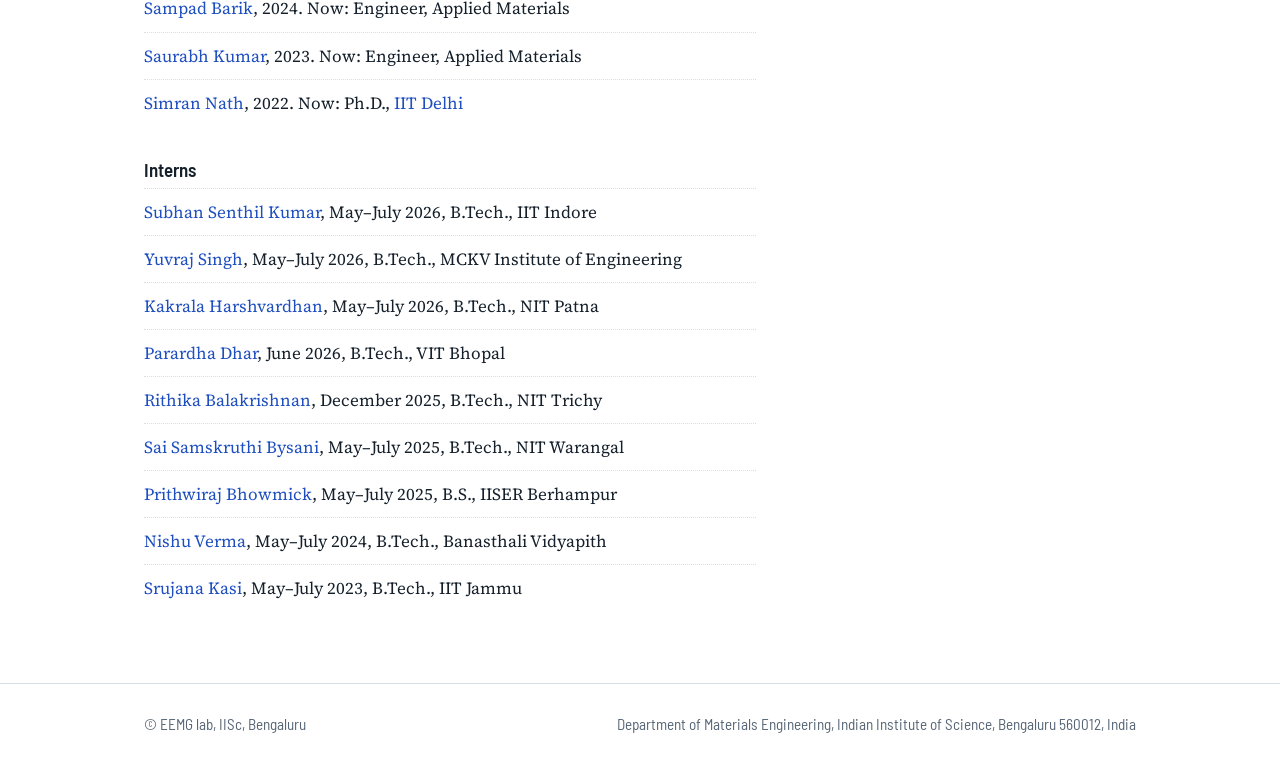
<file: people.html>
<!doctype html>
<html lang="en"><head><meta charset="utf-8"><meta name="viewport" content="width=device-width,initial-scale=1">
<title>Team | EEMG @ IISc</title><meta name="description" content="Extreme Environments Materials Group, Department of Materials Engineering, Indian Institute of Science (IISc), Bengaluru."><meta property="og:title" content="Team | EEMG @ IISc"><meta property="og:description" content="Extreme Environments Materials Group, Department of Materials Engineering, Indian Institute of Science (IISc), Bengaluru.">
<link rel="preconnect" href="https://fonts.googleapis.com"><link rel="preconnect" href="https://fonts.gstatic.com" crossorigin>
<link href="https://fonts.googleapis.com/css2?family=Barlow+Semi+Condensed:wght@400;500;600;700&family=Source+Serif+4:ital,wght@0,400;0,600;1,400&display=swap" rel="stylesheet">
<link rel="stylesheet" href="assets/style.css"></head><body class="">
<a class="skip" href="#main">Skip to content</a>
<header class="site"><div class="wrap"><a class="brand" href="index.html"><svg class="mark" viewBox="0 0 24 24" aria-hidden="true"><polygon points="12,2 22,21 2,21" fill="#2f5fd0"/><polygon points="12,2 2,21 12,21" fill="#d6453d"/><polygon points="12,21 22,21 17,11.5 12,11.5" fill="#2e9e5b"/></svg>EEMG <span>IISc</span></a>
<input type="checkbox" id="nav-toggle" aria-label="Menu"><label for="nav-toggle" class="burger" aria-hidden="true"><span></span></label>
<nav aria-label="Main"><ul><li><a href="news.html">News</a></li><li><a href="research.html">Research</a></li><li><a href="publications.html">Publications</a></li><li><a href="people.html" aria-current=page>Team</a></li><li><a href="teaching.html">Teaching</a></li><li><a href="openings.html">Openings</a></li></ul></nav></div></header>
<div class="pagehead"><div class="wrap"><h1>Team</h1><p>Current members and alumni.</p></div></div><main id="main"><div class="wrap"><h2 style="margin-top:1.4em">Current members</h2><div class="people"><div class="member"><div class="name"><a href="pi.html">Ankur Chauhan</a></div><div class="role">Assistant Professor &middot; Principal Investigator</div></div><div class="member"><div class="name"><a href="https://www.linkedin.com/in/chethan-konkati-122216234/">Chethan Konkati</a></div><div class="role">Ph.D. Candidate, 2021 &ndash; Present</div></div><div class="member"><div class="name"><a href="https://www.linkedin.com/in/shubham-sisodia-6ba028b8/">Shubham Sisodia</a></div><div class="role">Ph.D. Candidate, 2022 &ndash; Present</div></div><div class="member"><div class="name"><a href="https://www.linkedin.com/in/bright-mweene-72609397/">Bright Mweene</a></div><div class="role">Ph.D. Candidate, 2022 &ndash; Present</div></div><div class="member"><div class="name"><a href="https://www.linkedin.com/in/abhinavchandraker/">Abhinav Chandraker</a></div><div class="role">Ph.D. Candidate, 2023 &ndash; Present</div></div><div class="member"><div class="name"><a href="https://www.linkedin.com/in/aparajita-pramanik-83275574/">Aparajita Pramanik</a></div><div class="role">Project Associate, 2023 &ndash; Present</div></div><div class="member"><div class="name"><a href="https://www.linkedin.com/in/golu-gehlot-a16b70216">Golu Gehlot</a></div><div class="role">Ph.D. Student, 2024 &ndash; Present</div></div><div class="member"><div class="name"><a href="https://www.linkedin.com/in/mohankumarmurugan/">Mohan Kumar</a></div><div class="role">Ph.D. Student (jointly with Prof. <a href="https://sites.google.com/view/alokepaul/home">Aloke Paul</a>), 2025 &ndash; Present</div></div><div class="member"><div class="name"><a href="https://www.linkedin.com/in/rahul-karthik-p-m-9568a521a/">Rahul Karthik</a></div><div class="role">Ph.D. Student, 2025 &ndash; Present</div></div><div class="member"><div class="name"><a href="https://www.linkedin.com/in/andrew-wisdom-zulu-2a53a996/">Andrew Wisdom Zulu</a></div><div class="role">Ph.D. Student, 2026 &ndash; Present</div></div></div><h2>Alumni</h2><h3>M.Tech. students</h3><ul class="plain"><li><a href="https://www.linkedin.com/in/kartik-dhakad/">Kartik Singh Dhakad</a>, 2025 &ndash; 2026. Now: Engineer, <a href="https://www.appliedmaterials.com/in/en/about/india-overview.html">Applied Materials</a></li><li><a href="https://in.linkedin.com/in/ketan-sharma-b4b154204">Ketan Sharma</a>, 2024 &ndash; 2025. Now: <a href="https://www.neterwala.com/">Neterwala group</a></li><li><a href="https://www.linkedin.com/in/manish-majumdar-21284a1b4/">Manish Majumdar</a>, 2024 &ndash; 2025. Now: Ph.D., <a href="https://www.cense.iisc.ac.in/">CeNSE, IISc</a></li><li><a href="https://www.linkedin.com/in/syed-abdur-rahman-8a791821a/">Syed Abdur Rahman</a>, 2023 &ndash; 2024. Now: Ph.D., University of Oxford, UK</li><li><a href="https://www.linkedin.com/in/nichenametla-jai-sai-980334223/">Nichenametla Jai Sai</a>, 2022 &ndash; 2023. Now: Ph.D., <a href="https://www.rrutc.msm.cam.ac.uk/">University of Cambridge, UK</a></li><li><a href="https://www.linkedin.com/in/maadhav-anand/">Maadhav Anand</a>, 2022 &ndash; 2023. Now: Industrial Engineer, <a href="https://www.airbus.com/en/about-us/our-worldwide-presence/airbus-in-asia-pacific/airbus-in-india">Airbus, Bengaluru</a></li></ul><h3>B.S. and M.S. students</h3><ul class="plain"><li><a href="https://www.linkedin.com/in/sohaankpiisc/">Sohaan Pattanayak</a>, B.S. 2025 &ndash; 2026. Now: M.S., IISc</li><li><a href="https://www.linkedin.com/in/parth-dhiman-6b40932b2/">Parth Dhiman</a>, B.S. 2025 &ndash; 2026. Now: Self-employed</li><li><a href="https://www.linkedin.com/in/rohan-kushwaha-6b1b88251/">Rohan Kushwaha</a>, B.S. 2024 &ndash; 2025. Now: Applied AI Research Engineer at <a href="https://www.ltm.com/">LTM Research</a></li><li><a href="https://www.linkedin.com/in/dhiraj-kori-049769206/">Dhiraj Kori</a>, B.S.-M.S. 2023 &ndash; 2025</li><li><a href="https://www.linkedin.com/in/jananandhan-s-101458219/">Jananandhan S</a>, M.S., 2021 &ndash; 2022. Now: Engineer, <a href="https://www.appliedmaterials.com/in/en/about/india-overview.html">Applied Materials</a></li></ul><h3>Project assistants</h3><ul class="plain"><li><a href="http://www.linkedin.com/in/gourivigneshjawalkar">Gouri Vignesh Jawalkar</a>, 2026. Now: Ph.D., <a href="https://mrc.iisc.ac.in/">MRC, IISc</a></li><li><a href="https://www.linkedin.com/in/sampad-barik-b39076289/">Sampad Barik</a>, 2024. Now: Engineer, Applied Materials</li><li><a href="https://www.linkedin.com/in/saurabh-kumar-a1394116b/">Saurabh Kumar</a>, 2023. Now: Engineer, Applied Materials</li><li><a href="https://www.linkedin.com/in/simran-nath-5a50b0206/">Simran Nath</a>, 2022. Now: Ph.D., <a href="https://mse.iitd.ac.in/">IIT Delhi</a></li></ul><h3>Interns</h3><ul class="plain"><li><a href="https://www.linkedin.com/in/subhan06/">Subhan Senthil Kumar</a>, May&ndash;July 2026, B.Tech., IIT Indore</li><li><a href="https://www.linkedin.com/in/imyuvraj-singh/">Yuvraj Singh</a>, May&ndash;July 2026, B.Tech., MCKV Institute of Engineering</li><li><a href="https://www.linkedin.com/in/harsha1906/">Kakrala Harshvardhan</a>, May&ndash;July 2026, B.Tech., NIT Patna</li><li><a href="https://www.linkedin.com/in/parardhadhar/">Parardha Dhar</a>, June 2026, B.Tech., VIT Bhopal</li><li><a href="https://www.linkedin.com/in/rithika-b-0397bb349/">Rithika Balakrishnan</a>, December 2025, B.Tech., NIT Trichy</li><li><a href="https://www.linkedin.com/in/sai-samskruthi-bysani-72118021b/">Sai Samskruthi Bysani</a>, May&ndash;July 2025, B.Tech., NIT Warangal</li><li><a href="https://www.linkedin.com/in/prithwiraj-bhowmick-7254912a9/">Prithwiraj Bhowmick</a>, May&ndash;July 2025, B.S., IISER Berhampur</li><li><a href="https://www.linkedin.com/in/nishu-verma-9366b3251/">Nishu Verma</a>, May&ndash;July 2024, B.Tech., Banasthali Vidyapith</li><li><a href="https://www.linkedin.com/in/srujana-kasi-04b441237/">Srujana Kasi</a>, May&ndash;July 2023, B.Tech., IIT Jammu</li></ul></div></main>
<footer class="site"><div class="wrap"><div>&copy; EEMG lab, IISc, Bengaluru</div><div>Department of Materials Engineering, Indian Institute of Science, Bengaluru 560012, India</div></div></footer>
</body></html>
</file>
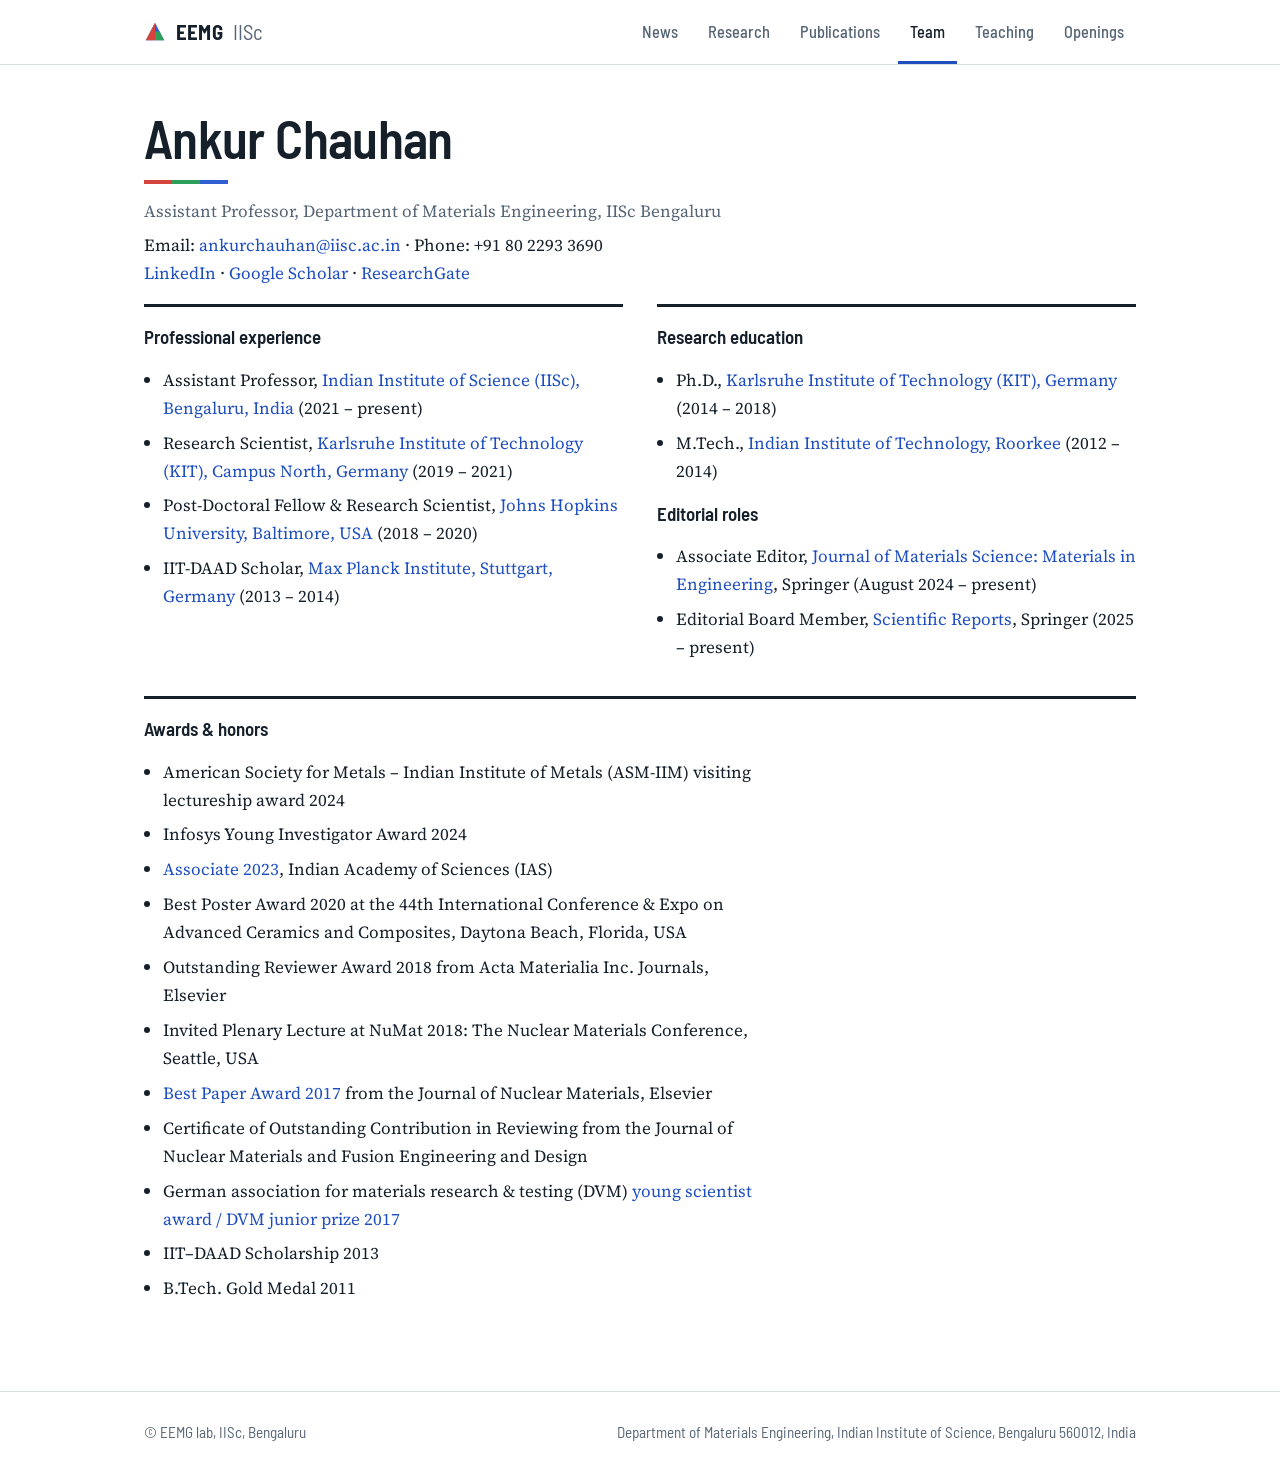
<file: pi.html>
<!doctype html>
<html lang="en"><head><meta charset="utf-8"><meta name="viewport" content="width=device-width,initial-scale=1">
<title>Ankur Chauhan | EEMG @ IISc</title><meta name="description" content="Extreme Environments Materials Group, Department of Materials Engineering, Indian Institute of Science (IISc), Bengaluru."><meta property="og:title" content="Ankur Chauhan | EEMG @ IISc"><meta property="og:description" content="Extreme Environments Materials Group, Department of Materials Engineering, Indian Institute of Science (IISc), Bengaluru.">
<link rel="preconnect" href="https://fonts.googleapis.com"><link rel="preconnect" href="https://fonts.gstatic.com" crossorigin>
<link href="https://fonts.googleapis.com/css2?family=Barlow+Semi+Condensed:wght@400;500;600;700&family=Source+Serif+4:ital,wght@0,400;0,600;1,400&display=swap" rel="stylesheet">
<link rel="stylesheet" href="assets/style.css"></head><body class="">
<a class="skip" href="#main">Skip to content</a>
<header class="site"><div class="wrap"><a class="brand" href="index.html"><svg class="mark" viewBox="0 0 24 24" aria-hidden="true"><polygon points="12,2 22,21 2,21" fill="#2f5fd0"/><polygon points="12,2 2,21 12,21" fill="#d6453d"/><polygon points="12,21 22,21 17,11.5 12,11.5" fill="#2e9e5b"/></svg>EEMG <span>IISc</span></a>
<input type="checkbox" id="nav-toggle" aria-label="Menu"><label for="nav-toggle" class="burger" aria-hidden="true"><span></span></label>
<nav aria-label="Main"><ul><li><a href="news.html">News</a></li><li><a href="research.html">Research</a></li><li><a href="publications.html">Publications</a></li><li><a href="people.html" aria-current=page>Team</a></li><li><a href="teaching.html">Teaching</a></li><li><a href="openings.html">Openings</a></li></ul></nav></div></header>
<div class="pagehead"><div class="wrap"><h1>Ankur Chauhan</h1><p>Assistant Professor, Department of Materials Engineering, IISc Bengaluru</p></div></div><main id="main"><div class="wrap">
<p>Email: <a href="mailto:ankurchauhan@iisc.ac.in">ankurchauhan@iisc.ac.in</a> &middot; Phone: +91 80 2293 3690<br>
<a href="https://www.linkedin.com/in/ankur-chauhan-012b13257/">LinkedIn</a> &middot; <a href="https://scholar.google.de/citations?user=_XnHXVAAAAAJ&amp;hl=en">Google Scholar</a> &middot; <a href="https://www.researchgate.net/profile/Ankur-Chauhan-10">ResearchGate</a></p>
<div class="grid g2">
<div class="card"><h3>Professional experience</h3><ul class="kv">
<li>Assistant Professor, <a href="https://materials.iisc.ac.in/">Indian Institute of Science (IISc), Bengaluru, India</a> (2021 &ndash; present)</li>
<li>Research Scientist, <a href="https://www.iam.kit.edu/wbm/">Karlsruhe Institute of Technology (KIT), Campus North, Germany</a> (2019 &ndash; 2021)</li>
<li>Post-Doctoral Fellow &amp; Research Scientist, <a href="https://hemkerlab.jhu.edu/">Johns Hopkins University, Baltimore, USA</a> (2018 &ndash; 2020)</li>
<li>IIT-DAAD Scholar, <a href="https://is.mpg.de/~mittemeijer">Max Planck Institute, Stuttgart, Germany</a> (2013 &ndash; 2014)</li></ul></div>
<div class="card"><h3>Research education</h3><ul class="kv">
<li>Ph.D., <a href="https://www.iam.kit.edu/wbm/">Karlsruhe Institute of Technology (KIT), Germany</a> (2014 &ndash; 2018)</li>
<li>M.Tech., <a href="https://mt.iitr.ac.in/">Indian Institute of Technology, Roorkee</a> (2012 &ndash; 2014)</li></ul>
<h3>Editorial roles</h3><ul class="kv">
<li>Associate Editor, <a href="https://jmsg.springeropen.com/about/editorial-board">Journal of Materials Science: Materials in Engineering</a>, Springer (August 2024 &ndash; present)</li>
<li>Editorial Board Member, <a href="https://www.nature.com/srep/about/editors">Scientific Reports</a>, Springer (2025 &ndash; present)</li></ul></div>
</div>
<div class="card" style="margin-top:18px"><h3>Awards &amp; honors</h3><ul class="kv">
<li>American Society for Metals &ndash; Indian Institute of Metals (ASM-IIM) visiting lectureship award 2024</li>
<li>Infosys Young Investigator Award 2024</li>
<li><a href="https://fellows.ias.ac.in/profile/v/AS2023007">Associate 2023</a>, Indian Academy of Sciences (IAS)</li>
<li>Best Poster Award 2020 at the 44th International Conference &amp; Expo on Advanced Ceramics and Composites, Daytona Beach, Florida, USA</li>
<li>Outstanding Reviewer Award 2018 from Acta Materialia Inc. Journals, Elsevier</li>
<li>Invited Plenary Lecture at NuMat 2018: The Nuclear Materials Conference, Seattle, USA</li>
<li><a href="https://www.eera-jpnm.com/matisse/matisse-paper-selected-as-best-2017-paper-in-the-journal-of-nuclear-materials/index.htm">Best Paper Award 2017</a> from the Journal of Nuclear Materials, Elsevier</li>
<li>Certificate of Outstanding Contribution in Reviewing from the Journal of Nuclear Materials and Fusion Engineering and Design</li>
<li>German association for materials research &amp; testing (DVM) <a href="https://dvm-berlin.de/ueber-den-dvm/ehrungen">young scientist award / DVM junior prize 2017</a></li>
<li>IIT&ndash;DAAD Scholarship 2013</li>
<li>B.Tech. Gold Medal 2011</li></ul></div>
</div></main>
<footer class="site"><div class="wrap"><div>&copy; EEMG lab, IISc, Bengaluru</div><div>Department of Materials Engineering, Indian Institute of Science, Bengaluru 560012, India</div></div></footer>
</body></html>
</file>
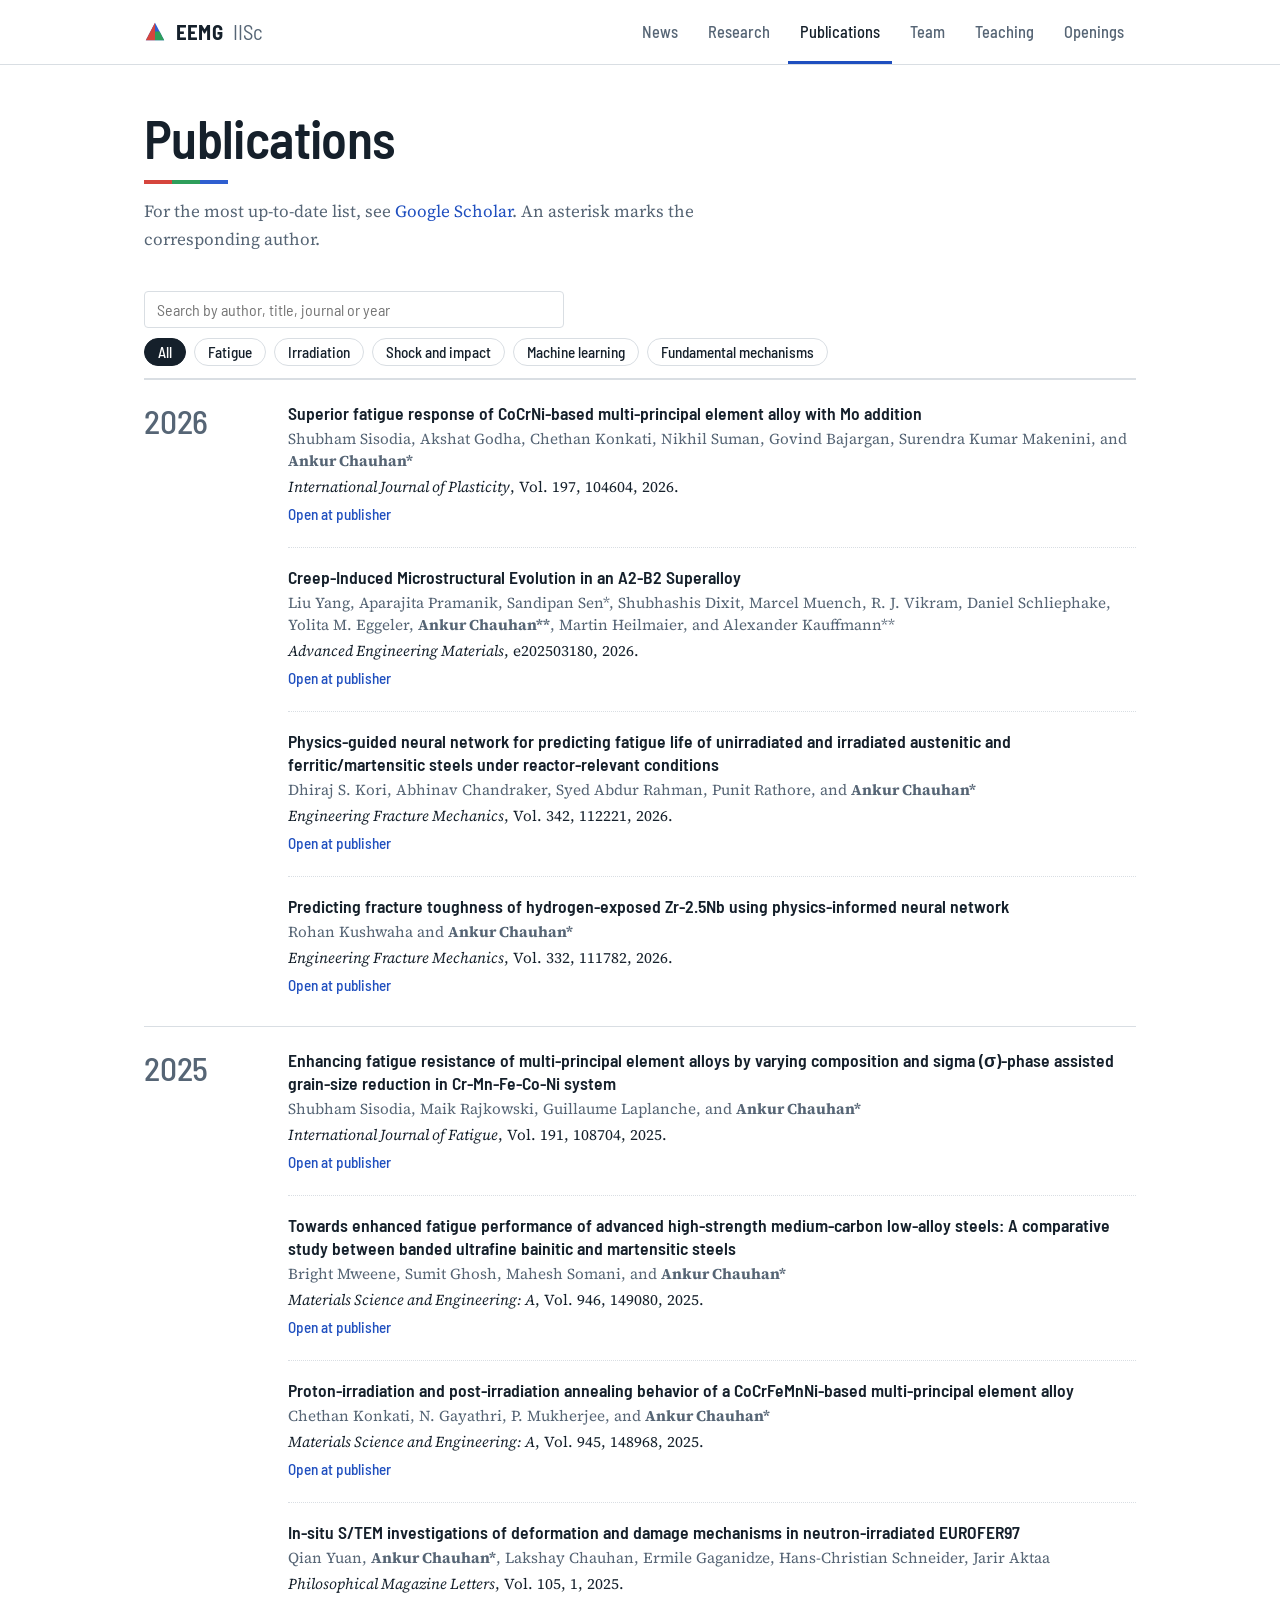
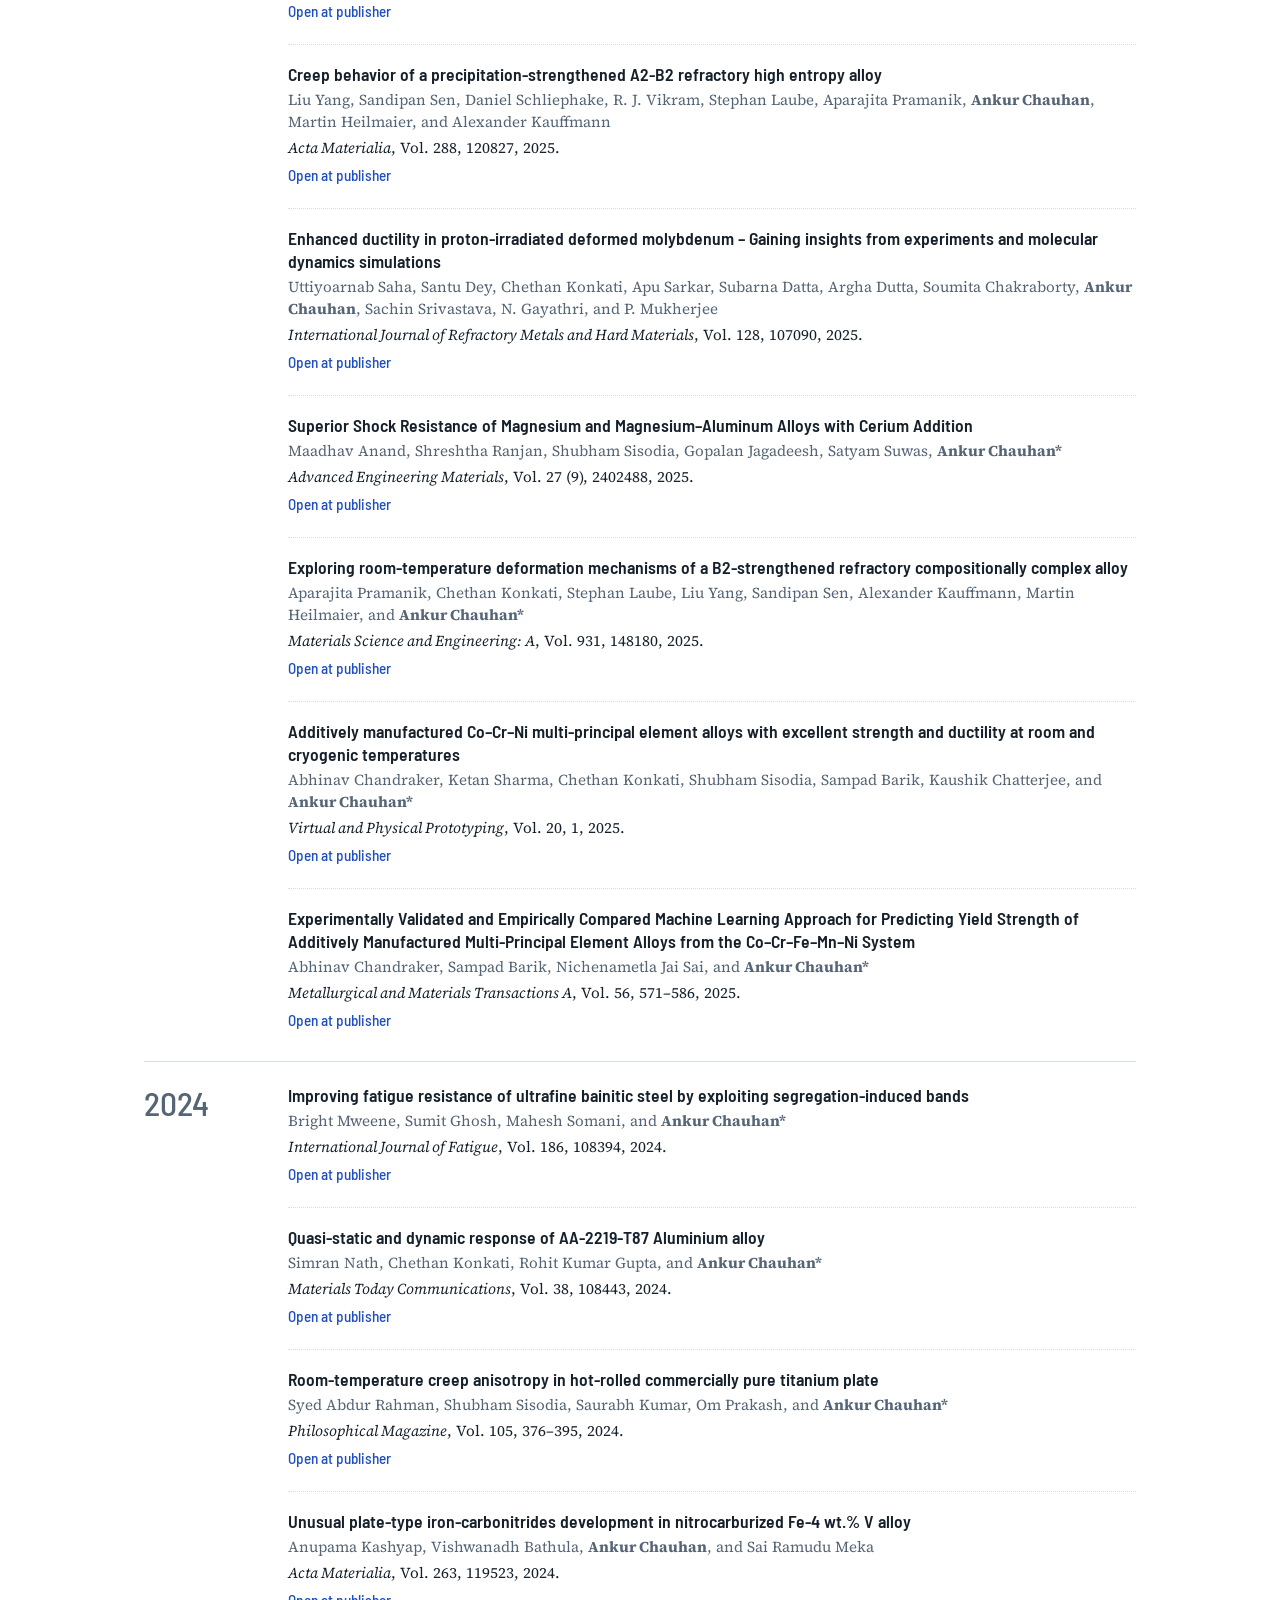
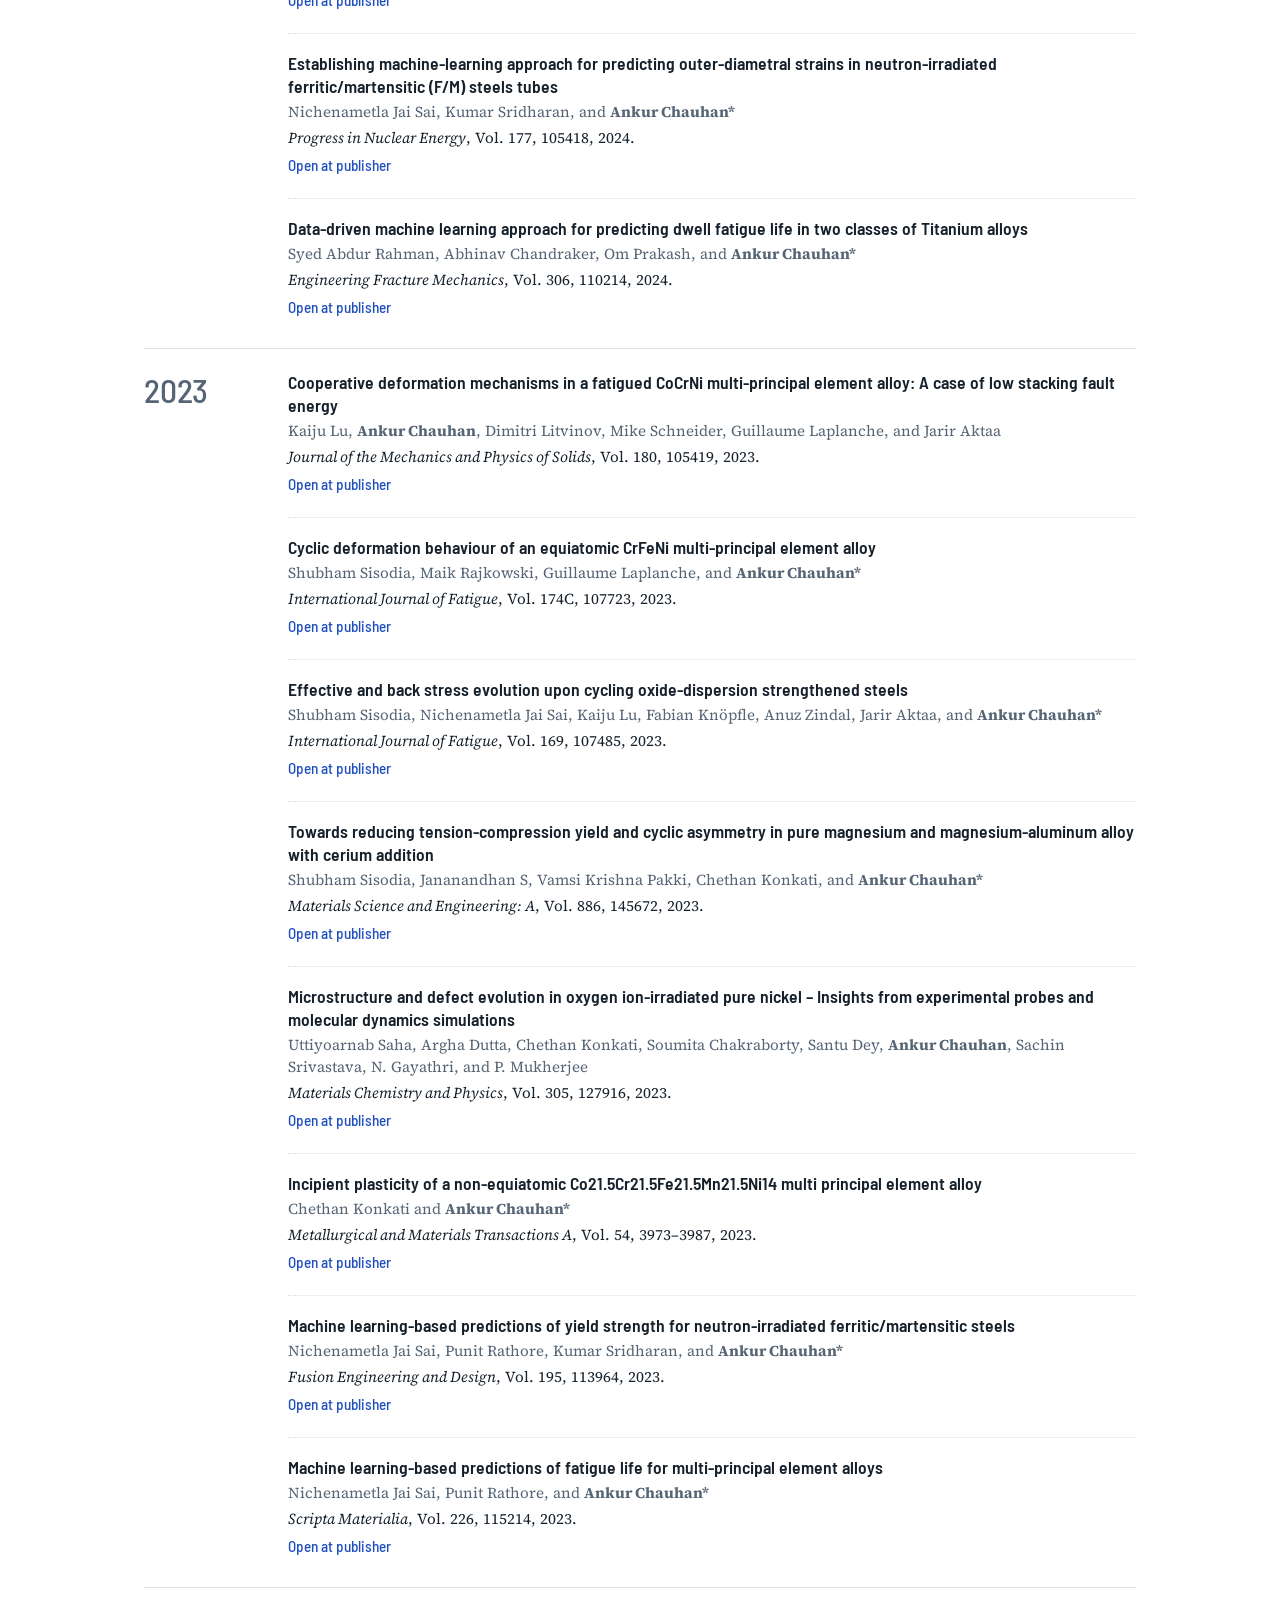
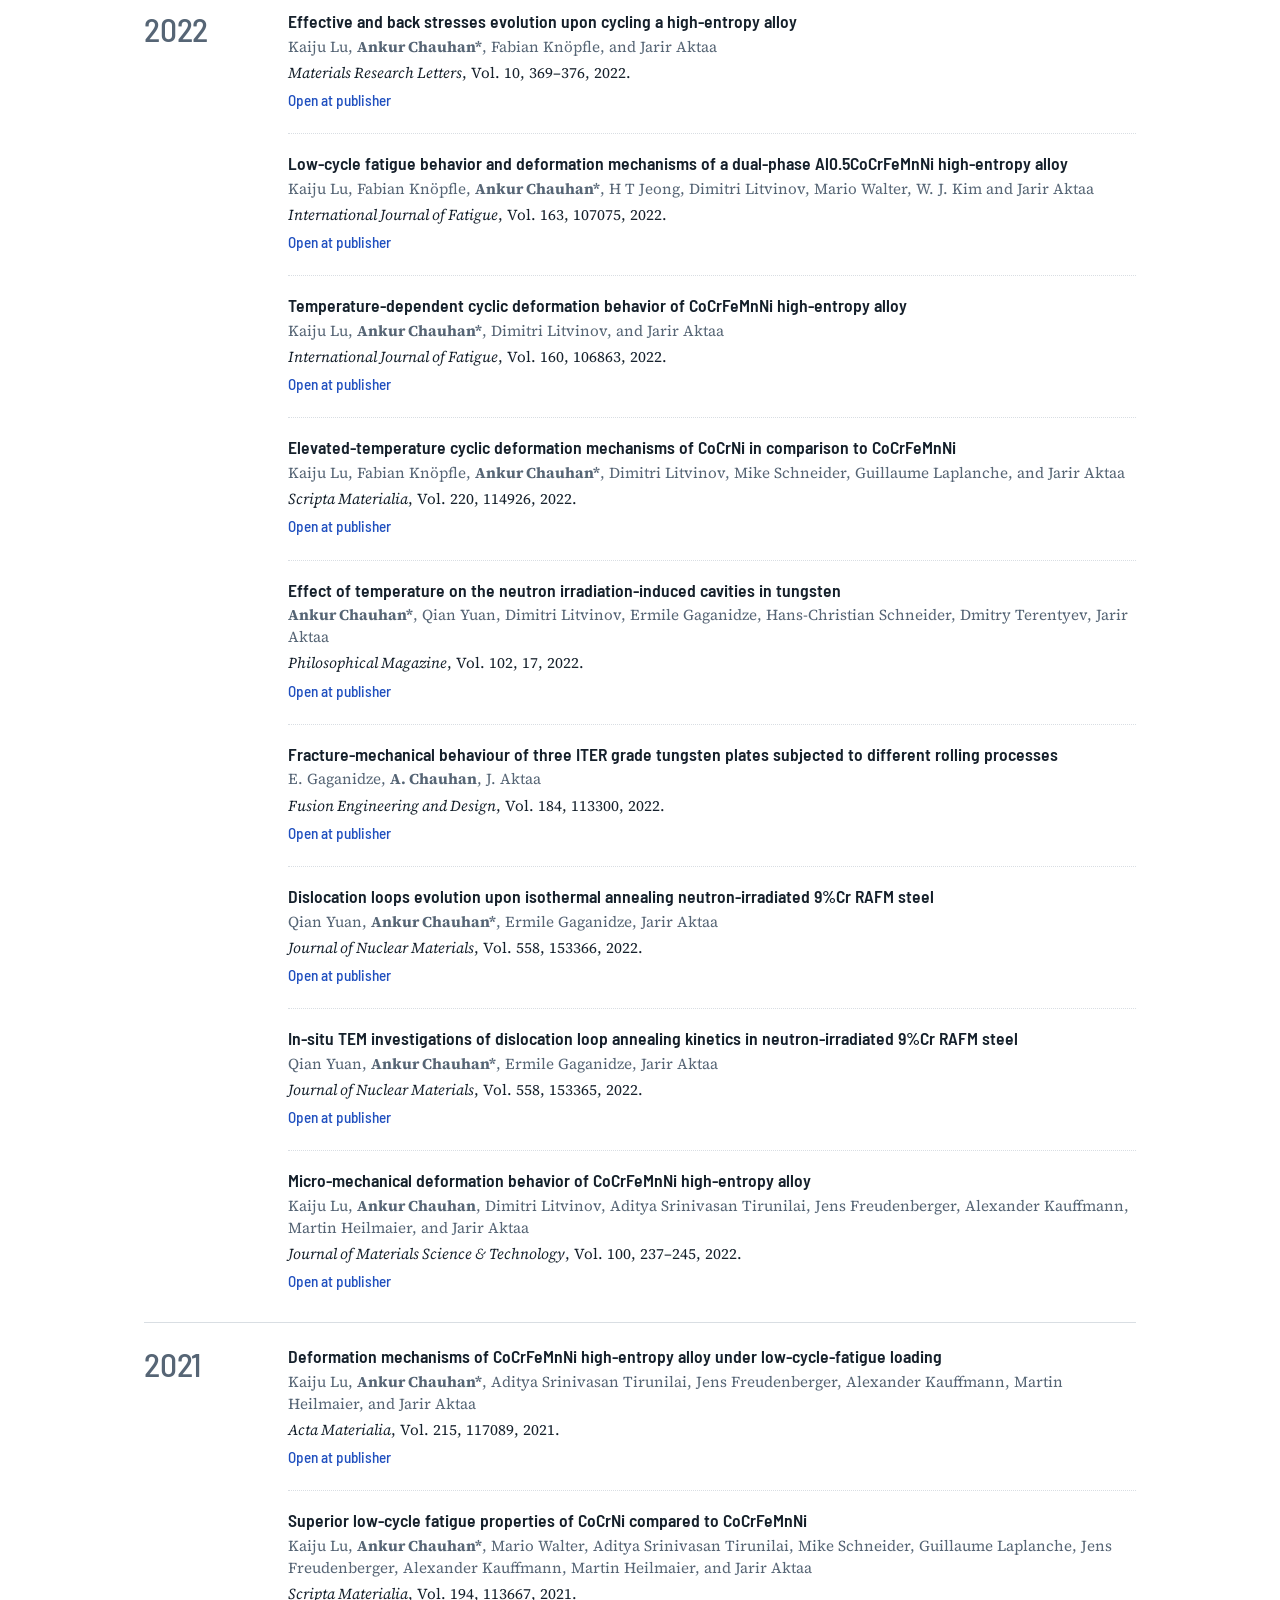
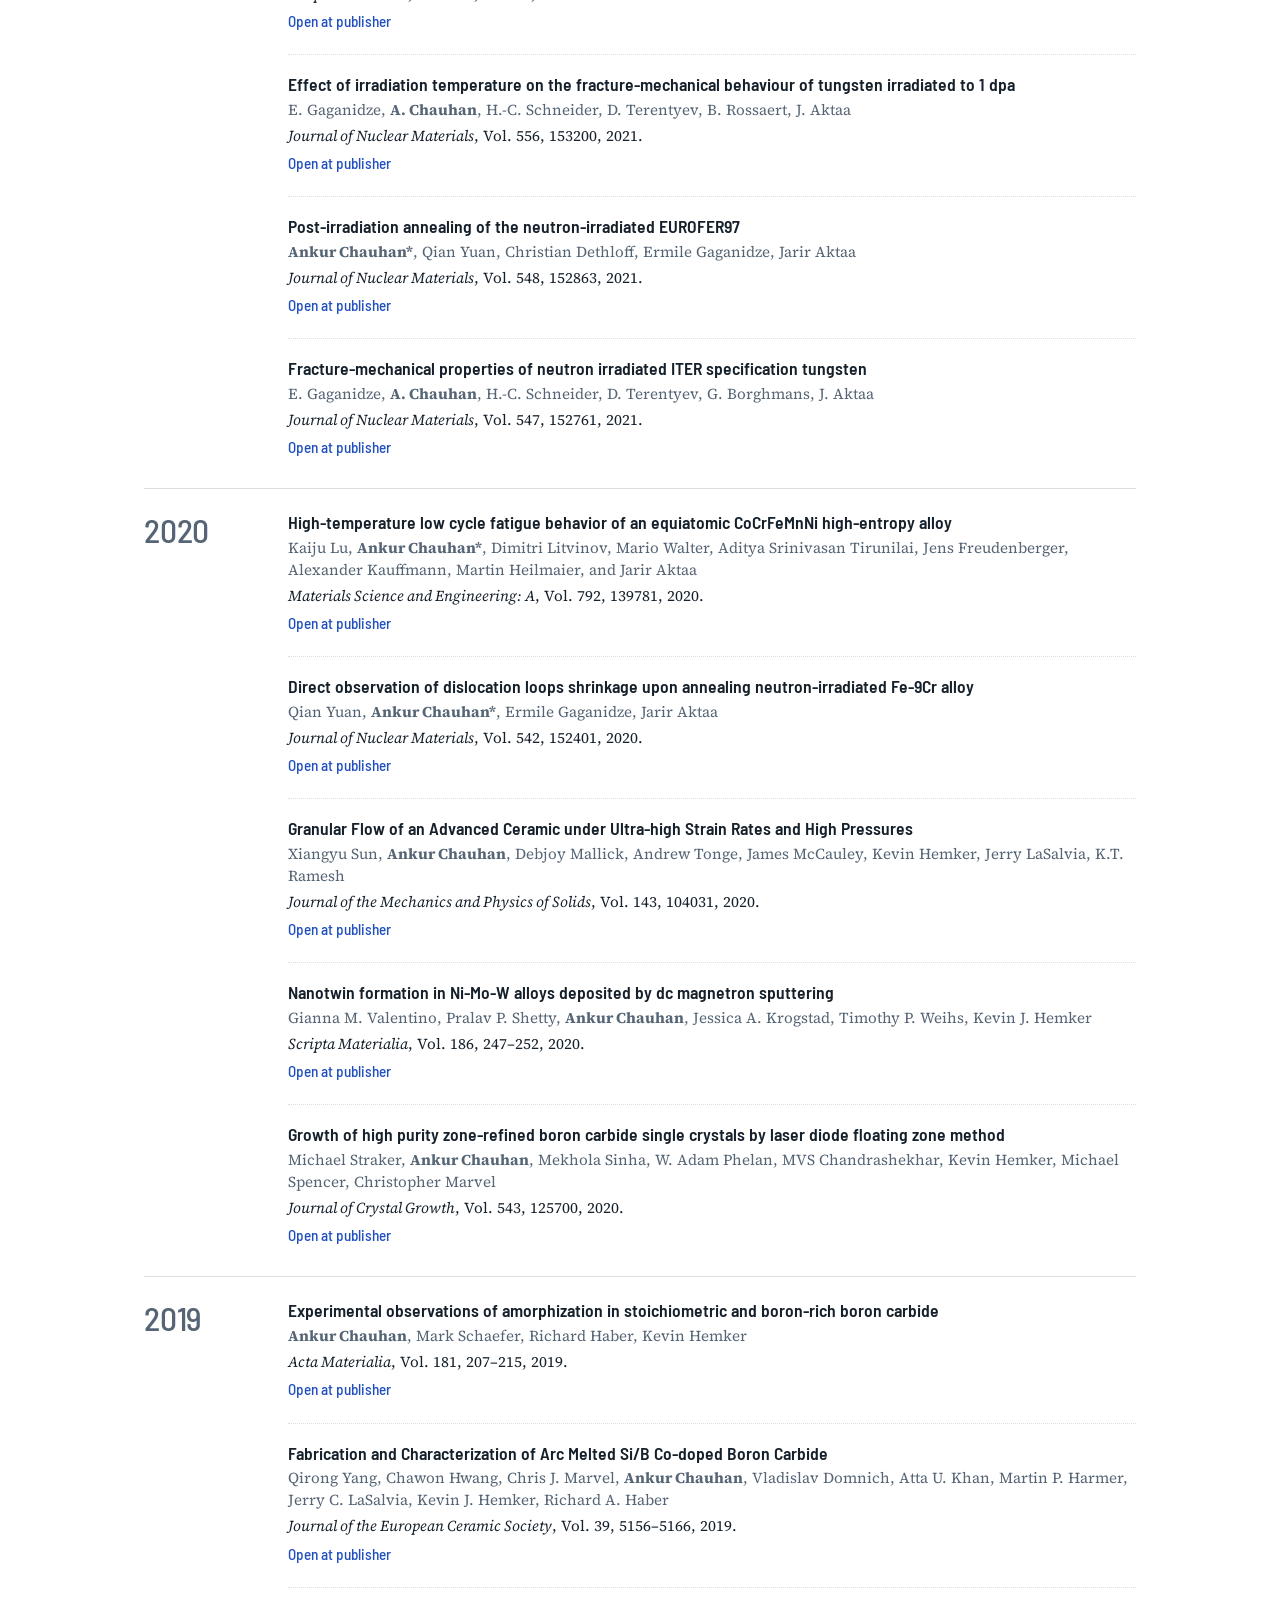
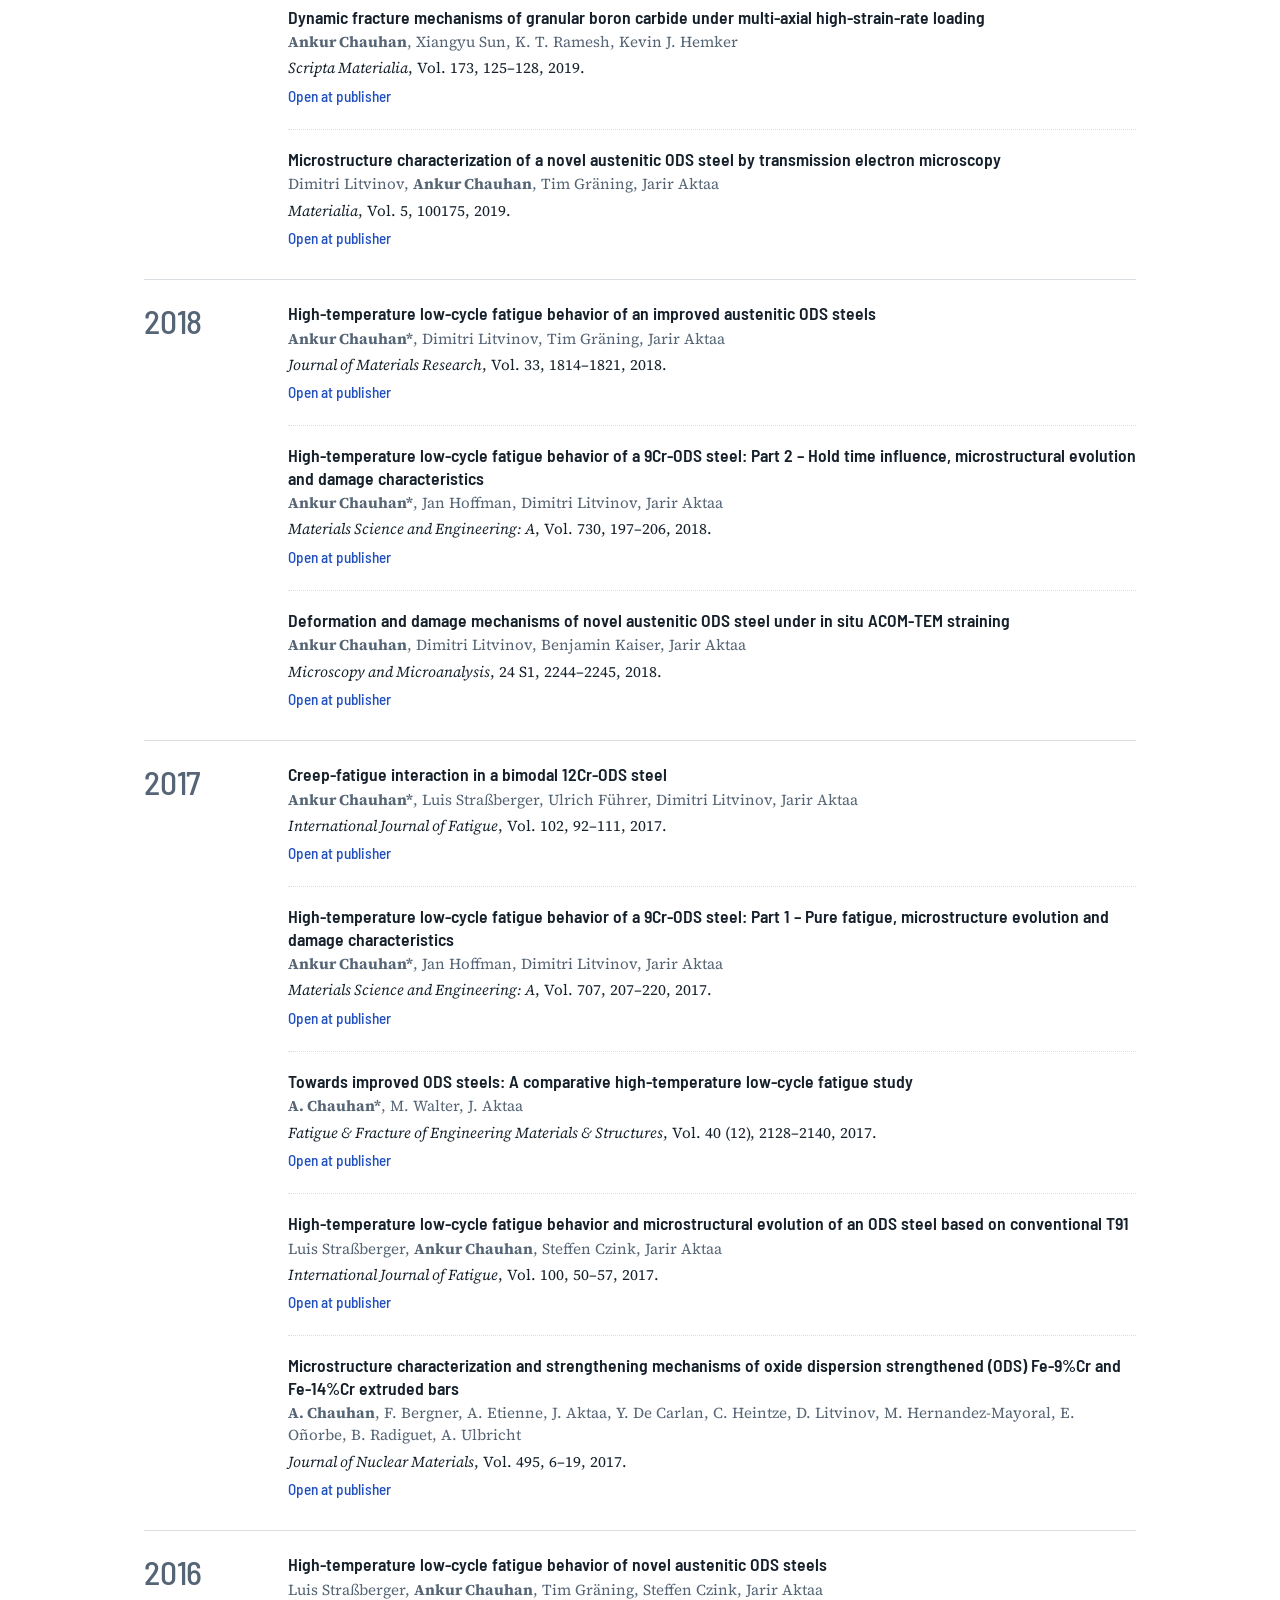
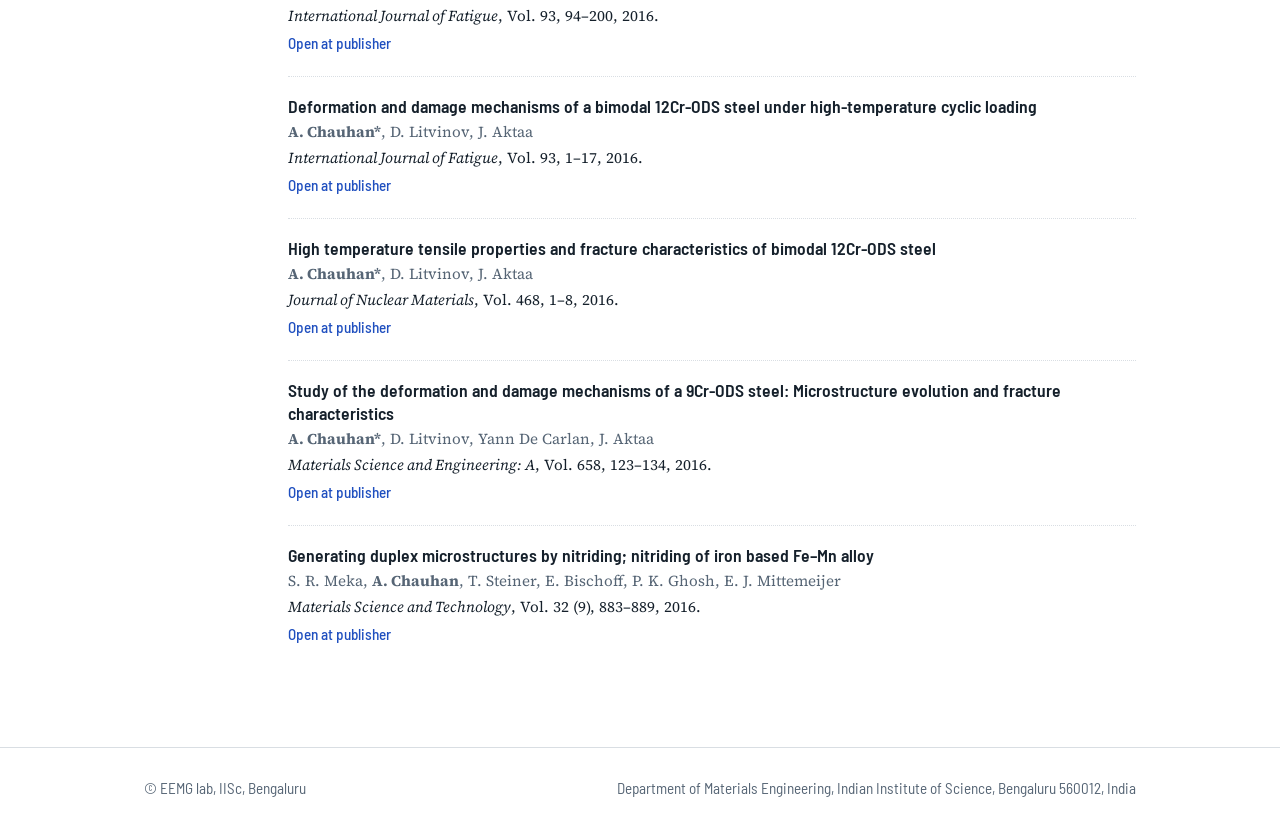
<file: publications.html>
<!doctype html>
<html lang="en"><head><meta charset="utf-8"><meta name="viewport" content="width=device-width,initial-scale=1">
<title>Publications | EEMG @ IISc</title><meta name="description" content="Publications of the Extreme Environments Materials Group, IISc."><meta property="og:title" content="Publications | EEMG @ IISc"><meta property="og:description" content="Publications of the Extreme Environments Materials Group, IISc.">
<link rel="preconnect" href="https://fonts.googleapis.com"><link rel="preconnect" href="https://fonts.gstatic.com" crossorigin>
<link href="https://fonts.googleapis.com/css2?family=Barlow+Semi+Condensed:wght@400;500;600;700&family=Source+Serif+4:ital,wght@0,400;0,600;1,400&display=swap" rel="stylesheet">
<link rel="stylesheet" href="assets/style.css"></head><body class="">
<a class="skip" href="#main">Skip to content</a>
<header class="site"><div class="wrap"><a class="brand" href="index.html"><svg class="mark" viewBox="0 0 24 24" aria-hidden="true"><polygon points="12,2 22,21 2,21" fill="#2f5fd0"/><polygon points="12,2 2,21 12,21" fill="#d6453d"/><polygon points="12,21 22,21 17,11.5 12,11.5" fill="#2e9e5b"/></svg>EEMG <span>IISc</span></a>
<input type="checkbox" id="nav-toggle" aria-label="Menu"><label for="nav-toggle" class="burger" aria-hidden="true"><span></span></label>
<nav aria-label="Main"><ul><li><a href="news.html">News</a></li><li><a href="research.html">Research</a></li><li><a href="publications.html" aria-current=page>Publications</a></li><li><a href="people.html">Team</a></li><li><a href="teaching.html">Teaching</a></li><li><a href="openings.html">Openings</a></li></ul></nav></div></header>
<div class="pagehead"><div class="wrap"><h1>Publications</h1><p>For the most up-to-date list, see <a href="https://scholar.google.de/citations?user=_XnHXVAAAAAJ&amp;hl=en">Google Scholar</a>. An asterisk marks the corresponding author.</p></div></div><main id="main"><div class="wrap"><div class="filters"><input class="search" id="q" type="search" placeholder="Search by author, title, journal or year" aria-label="Search publications"><div class="chips" id="chips"><button type="button" class="chip" data-t="" aria-pressed="true">All</button><button type="button" class="chip" data-t="fatigue" aria-pressed="false">Fatigue</button><button type="button" class="chip" data-t="irradiation" aria-pressed="false">Irradiation</button><button type="button" class="chip" data-t="shock" aria-pressed="false">Shock and impact</button><button type="button" class="chip" data-t="machine learning" aria-pressed="false">Machine learning</button><button type="button" class="chip" data-t="fundamental" aria-pressed="false">Fundamental mechanisms</button></div></div><section class="ysec"><h2>2026</h2><ul class="pubs"><li class="pub" data-theme="fatigue resistance of novel alloys multi-principal element alloys (mpeas)"><div class="t">Superior fatigue response of CoCrNi-based multi-principal element alloy with Mo addition</div><div class="a">Shubham Sisodia, Akshat Godha, Chethan Konkati, Nikhil Suman, Govind Bajargan, Surendra Kumar Makenini, and <strong>Ankur Chauhan*</strong></div><div class="v"><em>International Journal of Plasticity</em>, Vol. 197, 104604, 2026.</div><div class="links"><a href="https://www.sciencedirect.com/science/article/pii/S0749641925003626">Open at publisher</a></div></li><li class="pub" data-theme="materials response under extreme environments irradiation and high-temperature"><div class="t">Creep-Induced Microstructural Evolution in an A2-B2 Superalloy</div><div class="a">Liu Yang, Aparajita Pramanik, Sandipan Sen*, Shubhashis Dixit, Marcel Muench, R. J. Vikram, Daniel Schliephake, Yolita M. Eggeler, <strong>Ankur Chauhan**</strong>, Martin Heilmaier, and Alexander Kauffmann**</div><div class="v"><em>Advanced Engineering Materials</em>, e202503180, 2026.</div><div class="links"><a href="https://advanced.onlinelibrary.wiley.com/doi/full/10.1002/adem.202503180">Open at publisher</a></div></li><li class="pub" data-theme="fundamental mechanisms understanding machine learning for predicting mechanical properties in extreme environments"><div class="t">Physics-guided neural network for predicting fatigue life of unirradiated and irradiated austenitic and ferritic/martensitic steels under reactor-relevant conditions</div><div class="a">Dhiraj S. Kori, Abhinav Chandraker, Syed Abdur Rahman, Punit Rathore, and <strong>Ankur Chauhan*</strong></div><div class="v"><em>Engineering Fracture Mechanics</em>, Vol. 342, 112221, 2026.</div><div class="links"><a href="https://www.sciencedirect.com/science/article/pii/S0013794426003838">Open at publisher</a></div></li><li class="pub" data-theme="fundamental mechanisms understanding machine learning for predicting mechanical properties in extreme environments"><div class="t">Predicting fracture toughness of hydrogen-exposed Zr-2.5Nb using physics-informed neural network</div><div class="a">Rohan Kushwaha and <strong>Ankur Chauhan*</strong></div><div class="v"><em>Engineering Fracture Mechanics</em>, Vol. 332, 111782, 2026.</div><div class="links"><a href="https://www.sciencedirect.com/science/article/pii/S001379442500983X">Open at publisher</a></div></li></ul></section><section class="ysec"><h2>2025</h2><ul class="pubs"><li class="pub" data-theme="fatigue resistance of novel alloys multi-principal element alloys (mpeas)"><div class="t">Enhancing fatigue resistance of multi-principal element alloys by varying composition and sigma (&sigma;)-phase assisted grain-size reduction in Cr-Mn-Fe-Co-Ni system</div><div class="a">Shubham Sisodia, Maik Rajkowski, Guillaume Laplanche, and <strong>Ankur Chauhan*</strong></div><div class="v"><em>International Journal of Fatigue</em>, Vol. 191, 108704, 2025.</div><div class="links"><a href="https://www.sciencedirect.com/science/article/pii/S0142112324005632">Open at publisher</a></div></li><li class="pub" data-theme="fatigue resistance of novel alloys novel steels"><div class="t">Towards enhanced fatigue performance of advanced high-strength medium-carbon low-alloy steels: A comparative study between banded ultrafine bainitic and martensitic steels</div><div class="a">Bright Mweene, Sumit Ghosh, Mahesh Somani, and <strong>Ankur Chauhan*</strong></div><div class="v"><em>Materials Science and Engineering: A</em>, Vol. 946, 149080, 2025.</div><div class="links"><a href="https://www.sciencedirect.com/science/article/abs/pii/S0921509325013048">Open at publisher</a></div></li><li class="pub" data-theme="materials response under extreme environments irradiation and high-temperature"><div class="t">Proton-irradiation and post-irradiation annealing behavior of a CoCrFeMnNi-based multi-principal element alloy</div><div class="a">Chethan Konkati, N. Gayathri, P. Mukherjee, and <strong>Ankur Chauhan*</strong></div><div class="v"><em>Materials Science and Engineering: A</em>, Vol. 945, 148968, 2025.</div><div class="links"><a href="https://www.sciencedirect.com/science/article/abs/pii/S092150932501192X">Open at publisher</a></div></li><li class="pub" data-theme="materials response under extreme environments irradiation and high-temperature"><div class="t">In-situ S/TEM investigations of deformation and damage mechanisms in neutron-irradiated EUROFER97</div><div class="a">Qian Yuan, <strong>Ankur Chauhan*</strong>, Lakshay Chauhan, Ermile Gaganidze, Hans-Christian Schneider, Jarir Aktaa</div><div class="v"><em>Philosophical Magazine Letters</em>, Vol. 105, 1, 2025.</div><div class="links"><a href="http://dx.doi.org/10.1080/09500839.2025.2512307">Open at publisher</a></div></li><li class="pub" data-theme="materials response under extreme environments irradiation and high-temperature"><div class="t">Creep behavior of a precipitation-strengthened A2-B2 refractory high entropy alloy</div><div class="a">Liu Yang, Sandipan Sen, Daniel Schliephake, R. J. Vikram, Stephan Laube, Aparajita Pramanik, <strong>Ankur Chauhan</strong>, Martin Heilmaier, and Alexander Kauffmann</div><div class="v"><em>Acta Materialia</em>, Vol. 288, 120827, 2025.</div><div class="links"><a href="https://doi.org/10.1016/j.actamat.2025.120827">Open at publisher</a></div></li><li class="pub" data-theme="materials response under extreme environments irradiation and high-temperature"><div class="t">Enhanced ductility in proton-irradiated deformed molybdenum &ndash; Gaining insights from experiments and molecular dynamics simulations</div><div class="a">Uttiyoarnab Saha, Santu Dey, Chethan Konkati, Apu Sarkar, Subarna Datta, Argha Dutta, Soumita Chakraborty, <strong>Ankur Chauhan</strong>, Sachin Srivastava, N. Gayathri, and P. Mukherjee</div><div class="v"><em>International Journal of Refractory Metals and Hard Materials</em>, Vol. 128, 107090, 2025.</div><div class="links"><a href="https://doi.org/10.1016/j.ijrmhm.2025.107090">Open at publisher</a></div></li><li class="pub" data-theme="materials response under extreme environments shock &amp;amp; impact"><div class="t">Superior Shock Resistance of Magnesium and Magnesium&ndash;Aluminum Alloys with Cerium Addition</div><div class="a">Maadhav Anand, Shreshtha Ranjan, Shubham Sisodia, Gopalan Jagadeesh, Satyam Suwas, <strong>Ankur Chauhan*</strong></div><div class="v"><em>Advanced Engineering Materials</em>, Vol. 27 (9), 2402488, 2025.</div><div class="links"><a href="https://advanced.onlinelibrary.wiley.com/doi/full/10.1002/adem.202402488">Open at publisher</a></div></li><li class="pub" data-theme="fundamental mechanisms understanding room-temperature creep, strengthening mechanisms, and plasticity"><div class="t">Exploring room-temperature deformation mechanisms of a B2-strengthened refractory compositionally complex alloy</div><div class="a">Aparajita Pramanik, Chethan Konkati, Stephan Laube, Liu Yang, Sandipan Sen, Alexander Kauffmann, Martin Heilmaier, and <strong>Ankur Chauhan*</strong></div><div class="v"><em>Materials Science and Engineering: A</em>, Vol. 931, 148180, 2025.</div><div class="links"><a href="https://doi.org/10.1016/j.msea.2025.148180">Open at publisher</a></div></li><li class="pub" data-theme="fundamental mechanisms understanding microstructure development"><div class="t">Additively manufactured Co&ndash;Cr&ndash;Ni multi-principal element alloys with excellent strength and ductility at room and cryogenic temperatures</div><div class="a">Abhinav Chandraker, Ketan Sharma, Chethan Konkati, Shubham Sisodia, Sampad Barik, Kaushik Chatterjee, and <strong>Ankur Chauhan*</strong></div><div class="v"><em>Virtual and Physical Prototyping</em>, Vol. 20, 1, 2025.</div><div class="links"><a href="https://www.tandfonline.com/doi/full/10.1080/17452759.2025.2551867">Open at publisher</a></div></li><li class="pub" data-theme="fundamental mechanisms understanding machine learning for predicting mechanical properties in extreme environments"><div class="t">Experimentally Validated and Empirically Compared Machine Learning Approach for Predicting Yield Strength of Additively Manufactured Multi-Principal Element Alloys from the Co&ndash;Cr&ndash;Fe&ndash;Mn&ndash;Ni System</div><div class="a">Abhinav Chandraker, Sampad Barik, Nichenametla Jai Sai, and <strong>Ankur Chauhan*</strong></div><div class="v"><em>Metallurgical and Materials Transactions A</em>, Vol. 56, 571&ndash;586, 2025.</div><div class="links"><a href="https://doi.org/10.1007/s11661-024-07661-9">Open at publisher</a></div></li></ul></section><section class="ysec"><h2>2024</h2><ul class="pubs"><li class="pub" data-theme="fatigue resistance of novel alloys novel steels"><div class="t">Improving fatigue resistance of ultrafine bainitic steel by exploiting segregation-induced bands</div><div class="a">Bright Mweene, Sumit Ghosh, Mahesh Somani, and <strong>Ankur Chauhan*</strong></div><div class="v"><em>International Journal of Fatigue</em>, Vol. 186, 108394, 2024.</div><div class="links"><a href="https://www.sciencedirect.com/science/article/pii/S0142112324002524">Open at publisher</a></div></li><li class="pub" data-theme="materials response under extreme environments shock &amp;amp; impact"><div class="t">Quasi-static and dynamic response of AA-2219-T87 Aluminium alloy</div><div class="a">Simran Nath, Chethan Konkati, Rohit Kumar Gupta, and <strong>Ankur Chauhan*</strong></div><div class="v"><em>Materials Today Communications</em>, Vol. 38, 108443, 2024.</div><div class="links"><a href="https://www.sciencedirect.com/science/article/pii/S2352492824004239">Open at publisher</a></div></li><li class="pub" data-theme="fundamental mechanisms understanding room-temperature creep, strengthening mechanisms, and plasticity"><div class="t">Room-temperature creep anisotropy in hot-rolled commercially pure titanium plate</div><div class="a">Syed Abdur Rahman, Shubham Sisodia, Saurabh Kumar, Om Prakash, and <strong>Ankur Chauhan*</strong></div><div class="v"><em>Philosophical Magazine</em>, Vol. 105, 376&ndash;395, 2024.</div><div class="links"><a href="https://www.tandfonline.com/doi/full/10.1080/14786435.2024.2422595">Open at publisher</a></div></li><li class="pub" data-theme="fundamental mechanisms understanding microstructure development"><div class="t">Unusual plate-type iron-carbonitrides development in nitrocarburized Fe-4 wt.% V alloy</div><div class="a">Anupama Kashyap, Vishwanadh Bathula, <strong>Ankur Chauhan</strong>, and Sai Ramudu Meka</div><div class="v"><em>Acta Materialia</em>, Vol. 263, 119523, 2024.</div><div class="links"><a href="https://www.sciencedirect.com/science/article/pii/S1359645423008522">Open at publisher</a></div></li><li class="pub" data-theme="fundamental mechanisms understanding machine learning for predicting mechanical properties in extreme environments"><div class="t">Establishing machine-learning approach for predicting outer-diametral strains in neutron-irradiated ferritic/martensitic (F/M) steels tubes</div><div class="a">Nichenametla Jai Sai, Kumar Sridharan, and <strong>Ankur Chauhan*</strong></div><div class="v"><em>Progress in Nuclear Energy</em>, Vol. 177, 105418, 2024.</div><div class="links"><a href="https://www.sciencedirect.com/science/article/pii/S0149197024003688">Open at publisher</a></div></li><li class="pub" data-theme="fundamental mechanisms understanding machine learning for predicting mechanical properties in extreme environments"><div class="t">Data-driven machine learning approach for predicting dwell fatigue life in two classes of Titanium alloys</div><div class="a">Syed Abdur Rahman, Abhinav Chandraker, Om Prakash, and <strong>Ankur Chauhan*</strong></div><div class="v"><em>Engineering Fracture Mechanics</em>, Vol. 306, 110214, 2024.</div><div class="links"><a href="https://www.sciencedirect.com/science/article/pii/S0013794424003771">Open at publisher</a></div></li></ul></section><section class="ysec"><h2>2023</h2><ul class="pubs"><li class="pub" data-theme="fatigue resistance of novel alloys multi-principal element alloys (mpeas)"><div class="t">Cooperative deformation mechanisms in a fatigued CoCrNi multi-principal element alloy: A case of low stacking fault energy</div><div class="a">Kaiju Lu, <strong>Ankur Chauhan</strong>, Dimitri Litvinov, Mike Schneider, Guillaume Laplanche, and Jarir Aktaa</div><div class="v"><em>Journal of the Mechanics and Physics of Solids</em>, Vol. 180, 105419, 2023.</div><div class="links"><a href="https://www.sciencedirect.com/science/article/pii/S0022509623002235">Open at publisher</a></div></li><li class="pub" data-theme="fatigue resistance of novel alloys multi-principal element alloys (mpeas)"><div class="t">Cyclic deformation behaviour of an equiatomic CrFeNi multi-principal element alloy</div><div class="a">Shubham Sisodia, Maik Rajkowski, Guillaume Laplanche, and <strong>Ankur Chauhan*</strong></div><div class="v"><em>International Journal of Fatigue</em>, Vol. 174C, 107723, 2023.</div><div class="links"><a href="https://www.sciencedirect.com/science/article/pii/S0142112323002244">Open at publisher</a></div></li><li class="pub" data-theme="fatigue resistance of novel alloys novel steels"><div class="t">Effective and back stress evolution upon cycling oxide-dispersion strengthened steels</div><div class="a">Shubham Sisodia, Nichenametla Jai Sai, Kaiju Lu, Fabian Kn&ouml;pfle, Anuz Zindal, Jarir Aktaa, and <strong>Ankur Chauhan*</strong></div><div class="v"><em>International Journal of Fatigue</em>, Vol. 169, 107485, 2023.</div><div class="links"><a href="https://www.sciencedirect.com/science/article/pii/S0142112322007356">Open at publisher</a></div></li><li class="pub" data-theme="fatigue resistance of novel alloys magnesium alloys"><div class="t">Towards reducing tension-compression yield and cyclic asymmetry in pure magnesium and magnesium-aluminum alloy with cerium addition</div><div class="a">Shubham Sisodia, Jananandhan S, Vamsi Krishna Pakki, Chethan Konkati, and <strong>Ankur Chauhan*</strong></div><div class="v"><em>Materials Science and Engineering: A</em>, Vol. 886, 145672, 2023.</div><div class="links"><a href="https://www.sciencedirect.com/science/article/pii/S0921509323010961">Open at publisher</a></div></li><li class="pub" data-theme="materials response under extreme environments irradiation and high-temperature"><div class="t">Microstructure and defect evolution in oxygen ion-irradiated pure nickel &ndash; Insights from experimental probes and molecular dynamics simulations</div><div class="a">Uttiyoarnab Saha, Argha Dutta, Chethan Konkati, Soumita Chakraborty, Santu Dey, <strong>Ankur Chauhan</strong>, Sachin Srivastava, N. Gayathri, and P. Mukherjee</div><div class="v"><em>Materials Chemistry and Physics</em>, Vol. 305, 127916, 2023.</div><div class="links"><a href="https://www.sciencedirect.com/science/article/pii/S0254058423006247">Open at publisher</a></div></li><li class="pub" data-theme="fundamental mechanisms understanding room-temperature creep, strengthening mechanisms, and plasticity"><div class="t">Incipient plasticity of a non-equiatomic Co21.5Cr21.5Fe21.5Mn21.5Ni14 multi principal element alloy</div><div class="a">Chethan Konkati and <strong>Ankur Chauhan*</strong></div><div class="v"><em>Metallurgical and Materials Transactions A</em>, Vol. 54, 3973&ndash;3987, 2023.</div><div class="links"><a href="https://link.springer.com/article/10.1007/s11661-023-07146-1">Open at publisher</a></div></li><li class="pub" data-theme="fundamental mechanisms understanding machine learning for predicting mechanical properties in extreme environments"><div class="t">Machine learning-based predictions of yield strength for neutron-irradiated ferritic/martensitic steels</div><div class="a">Nichenametla Jai Sai, Punit Rathore, Kumar Sridharan, and <strong>Ankur Chauhan*</strong></div><div class="v"><em>Fusion Engineering and Design</em>, Vol. 195, 113964, 2023.</div><div class="links"><a href="https://www.sciencedirect.com/science/article/pii/S092037962300546X">Open at publisher</a></div></li><li class="pub" data-theme="fundamental mechanisms understanding machine learning for predicting mechanical properties in extreme environments"><div class="t">Machine learning-based predictions of fatigue life for multi-principal element alloys</div><div class="a">Nichenametla Jai Sai, Punit Rathore, and <strong>Ankur Chauhan*</strong></div><div class="v"><em>Scripta Materialia</em>, Vol. 226, 115214, 2023.</div><div class="links"><a href="https://www.sciencedirect.com/science/article/pii/S1359646222007096">Open at publisher</a></div></li></ul></section><section class="ysec"><h2>2022</h2><ul class="pubs"><li class="pub" data-theme="fatigue resistance of novel alloys multi-principal element alloys (mpeas)"><div class="t">Effective and back stresses evolution upon cycling a high-entropy alloy</div><div class="a">Kaiju Lu, <strong>Ankur Chauhan*</strong>, Fabian Kn&ouml;pfle, and Jarir Aktaa</div><div class="v"><em>Materials Research Letters</em>, Vol. 10, 369&ndash;376, 2022.</div><div class="links"><a href="https://www.tandfonline.com/doi/full/10.1080/21663831.2022.2054667">Open at publisher</a></div></li><li class="pub" data-theme="fatigue resistance of novel alloys multi-principal element alloys (mpeas)"><div class="t">Low-cycle fatigue behavior and deformation mechanisms of a dual-phase Al0.5CoCrFeMnNi high-entropy alloy</div><div class="a">Kaiju Lu, Fabian Kn&ouml;pfle, <strong>Ankur Chauhan*</strong>, H T Jeong, Dimitri Litvinov, Mario Walter, W. J. Kim and Jarir Aktaa</div><div class="v"><em>International Journal of Fatigue</em>, Vol. 163, 107075, 2022.</div><div class="links"><a href="https://www.sciencedirect.com/science/article/pii/S0142112322003371">Open at publisher</a></div></li><li class="pub" data-theme="fatigue resistance of novel alloys multi-principal element alloys (mpeas)"><div class="t">Temperature-dependent cyclic deformation behavior of CoCrFeMnNi high-entropy alloy</div><div class="a">Kaiju Lu, <strong>Ankur Chauhan*</strong>, Dimitri Litvinov, and Jarir Aktaa</div><div class="v"><em>International Journal of Fatigue</em>, Vol. 160, 106863, 2022.</div><div class="links"><a href="https://www.sciencedirect.com/science/article/pii/S0142112322001384">Open at publisher</a></div></li><li class="pub" data-theme="fatigue resistance of novel alloys multi-principal element alloys (mpeas)"><div class="t">Elevated-temperature cyclic deformation mechanisms of CoCrNi in comparison to CoCrFeMnNi</div><div class="a">Kaiju Lu, Fabian Kn&ouml;pfle, <strong>Ankur Chauhan*</strong>, Dimitri Litvinov, Mike Schneider, Guillaume Laplanche, and Jarir Aktaa</div><div class="v"><em>Scripta Materialia</em>, Vol. 220, 114926, 2022.</div><div class="links"><a href="https://www.sciencedirect.com/science/article/pii/S1359646222004213">Open at publisher</a></div></li><li class="pub" data-theme="materials response under extreme environments irradiation and high-temperature"><div class="t">Effect of temperature on the neutron irradiation-induced cavities in tungsten</div><div class="a"><strong>Ankur Chauhan*</strong>, Qian Yuan, Dimitri Litvinov, Ermile Gaganidze, Hans-Christian Schneider, Dmitry Terentyev, Jarir Aktaa</div><div class="v"><em>Philosophical Magazine</em>, Vol. 102, 17, 2022.</div><div class="links"><a href="https://www.tandfonline.com/doi/full/10.1080/14786435.2022.2079750">Open at publisher</a></div></li><li class="pub" data-theme="materials response under extreme environments irradiation and high-temperature"><div class="t">Fracture-mechanical behaviour of three ITER grade tungsten plates subjected to different rolling processes</div><div class="a">E. Gaganidze, <strong>A. Chauhan</strong>, J. Aktaa</div><div class="v"><em>Fusion Engineering and Design</em>, Vol. 184, 113300, 2022.</div><div class="links"><a href="https://www.sciencedirect.com/science/article/pii/S0920379622002927">Open at publisher</a></div></li><li class="pub" data-theme="materials response under extreme environments irradiation and high-temperature"><div class="t">Dislocation loops evolution upon isothermal annealing neutron-irradiated 9%Cr RAFM steel</div><div class="a">Qian Yuan, <strong>Ankur Chauhan*</strong>, Ermile Gaganidze, Jarir Aktaa</div><div class="v"><em>Journal of Nuclear Materials</em>, Vol. 558, 153366, 2022.</div><div class="links"><a href="https://www.sciencedirect.com/science/article/pii/S0022311521005791">Open at publisher</a></div></li><li class="pub" data-theme="materials response under extreme environments irradiation and high-temperature"><div class="t">In-situ TEM investigations of dislocation loop annealing kinetics in neutron-irradiated 9%Cr RAFM steel</div><div class="a">Qian Yuan, <strong>Ankur Chauhan*</strong>, Ermile Gaganidze, Jarir Aktaa</div><div class="v"><em>Journal of Nuclear Materials</em>, Vol. 558, 153365, 2022.</div><div class="links"><a href="https://www.sciencedirect.com/science/article/pii/S002231152100578X">Open at publisher</a></div></li><li class="pub" data-theme="fundamental mechanisms understanding room-temperature creep, strengthening mechanisms, and plasticity"><div class="t">Micro-mechanical deformation behavior of CoCrFeMnNi high-entropy alloy</div><div class="a">Kaiju Lu, <strong>Ankur Chauhan</strong>, Dimitri Litvinov, Aditya Srinivasan Tirunilai, Jens Freudenberger, Alexander Kauffmann, Martin Heilmaier, and Jarir Aktaa</div><div class="v"><em>Journal of Materials Science &amp; Technology</em>, Vol. 100, 237&ndash;245, 2022.</div><div class="links"><a href="https://www.sciencedirect.com/science/article/abs/pii/S1005030221005818">Open at publisher</a></div></li></ul></section><section class="ysec"><h2>2021</h2><ul class="pubs"><li class="pub" data-theme="fatigue resistance of novel alloys multi-principal element alloys (mpeas)"><div class="t">Deformation mechanisms of CoCrFeMnNi high-entropy alloy under low-cycle-fatigue loading</div><div class="a">Kaiju Lu, <strong>Ankur Chauhan*</strong>, Aditya Srinivasan Tirunilai, Jens Freudenberger, Alexander Kauffmann, Martin Heilmaier, and Jarir Aktaa</div><div class="v"><em>Acta Materialia</em>, Vol. 215, 117089, 2021.</div><div class="links"><a href="https://www.sciencedirect.com/science/article/pii/S1359645421004699">Open at publisher</a></div></li><li class="pub" data-theme="fatigue resistance of novel alloys multi-principal element alloys (mpeas)"><div class="t">Superior low-cycle fatigue properties of CoCrNi compared to CoCrFeMnNi</div><div class="a">Kaiju Lu, <strong>Ankur Chauhan*</strong>, Mario Walter, Aditya Srinivasan Tirunilai, Mike Schneider, Guillaume Laplanche, Jens Freudenberger, Alexander Kauffmann, Martin Heilmaier, and Jarir Aktaa</div><div class="v"><em>Scripta Materialia</em>, Vol. 194, 113667, 2021.</div><div class="links"><a href="https://www.sciencedirect.com/science/article/pii/S1359646220307892">Open at publisher</a></div></li><li class="pub" data-theme="materials response under extreme environments irradiation and high-temperature"><div class="t">Effect of irradiation temperature on the fracture-mechanical behaviour of tungsten irradiated to 1 dpa</div><div class="a">E. Gaganidze, <strong>A. Chauhan</strong>, H.-C. Schneider, D. Terentyev, B. Rossaert, J. Aktaa</div><div class="v"><em>Journal of Nuclear Materials</em>, Vol. 556, 153200, 2021.</div><div class="links"><a href="https://www.sciencedirect.com/science/article/pii/S0022311521004232">Open at publisher</a></div></li><li class="pub" data-theme="materials response under extreme environments irradiation and high-temperature"><div class="t">Post-irradiation annealing of the neutron-irradiated EUROFER97</div><div class="a"><strong>Ankur Chauhan*</strong>, Qian Yuan, Christian Dethloff, Ermile Gaganidze, Jarir Aktaa</div><div class="v"><em>Journal of Nuclear Materials</em>, Vol. 548, 152863, 2021.</div><div class="links"><a href="https://www.sciencedirect.com/science/article/pii/S0022311521000866">Open at publisher</a></div></li><li class="pub" data-theme="materials response under extreme environments irradiation and high-temperature"><div class="t">Fracture-mechanical properties of neutron irradiated ITER specification tungsten</div><div class="a">E. Gaganidze, <strong>A. Chauhan</strong>, H.-C. Schneider, D. Terentyev, G. Borghmans, J. Aktaa</div><div class="v"><em>Journal of Nuclear Materials</em>, Vol. 547, 152761, 2021.</div><div class="links"><a href="https://www.sciencedirect.com/science/article/pii/S0022311520313696">Open at publisher</a></div></li></ul></section><section class="ysec"><h2>2020</h2><ul class="pubs"><li class="pub" data-theme="fatigue resistance of novel alloys multi-principal element alloys (mpeas)"><div class="t">High-temperature low cycle fatigue behavior of an equiatomic CoCrFeMnNi high-entropy alloy</div><div class="a">Kaiju Lu, <strong>Ankur Chauhan*</strong>, Dimitri Litvinov, Mario Walter, Aditya Srinivasan Tirunilai, Jens Freudenberger, Alexander Kauffmann, Martin Heilmaier, and Jarir Aktaa</div><div class="v"><em>Materials Science and Engineering: A</em>, Vol. 792, 139781, 2020.</div><div class="links"><a href="https://www.sciencedirect.com/science/article/abs/pii/S0921509320308558">Open at publisher</a></div></li><li class="pub" data-theme="materials response under extreme environments irradiation and high-temperature"><div class="t">Direct observation of dislocation loops shrinkage upon annealing neutron-irradiated Fe-9Cr alloy</div><div class="a">Qian Yuan, <strong>Ankur Chauhan*</strong>, Ermile Gaganidze, Jarir Aktaa</div><div class="v"><em>Journal of Nuclear Materials</em>, Vol. 542, 152401, 2020.</div><div class="links"><a href="https://www.sciencedirect.com/science/article/pii/S0022311520310096">Open at publisher</a></div></li><li class="pub" data-theme="materials response under extreme environments shock &amp;amp; impact"><div class="t">Granular Flow of an Advanced Ceramic under Ultra-high Strain Rates and High Pressures</div><div class="a">Xiangyu Sun, <strong>Ankur Chauhan</strong>, Debjoy Mallick, Andrew Tonge, James McCauley, Kevin Hemker, Jerry LaSalvia, K.T. Ramesh</div><div class="v"><em>Journal of the Mechanics and Physics of Solids</em>, Vol. 143, 104031, 2020.</div><div class="links"><a href="https://www.sciencedirect.com/science/article/pii/S0022509620302660">Open at publisher</a></div></li><li class="pub" data-theme="fundamental mechanisms understanding microstructure development"><div class="t">Nanotwin formation in Ni-Mo-W alloys deposited by dc magnetron sputtering</div><div class="a">Gianna M. Valentino, Pralav P. Shetty, <strong>Ankur Chauhan</strong>, Jessica A. Krogstad, Timothy P. Weihs, Kevin J. Hemker</div><div class="v"><em>Scripta Materialia</em>, Vol. 186, 247&ndash;252, 2020.</div><div class="links"><a href="https://www.sciencedirect.com/science/article/abs/pii/S1359646220303080">Open at publisher</a></div></li><li class="pub" data-theme="fundamental mechanisms understanding microstructure development"><div class="t">Growth of high purity zone-refined boron carbide single crystals by laser diode floating zone method</div><div class="a">Michael Straker, <strong>Ankur Chauhan</strong>, Mekhola Sinha, W. Adam Phelan, MVS Chandrashekhar, Kevin Hemker, Michael Spencer, Christopher Marvel</div><div class="v"><em>Journal of Crystal Growth</em>, Vol. 543, 125700, 2020.</div><div class="links"><a href="https://www.sciencedirect.com/science/article/abs/pii/S0022024820302232">Open at publisher</a></div></li></ul></section><section class="ysec"><h2>2019</h2><ul class="pubs"><li class="pub" data-theme="materials response under extreme environments shock &amp;amp; impact"><div class="t">Experimental observations of amorphization in stoichiometric and boron-rich boron carbide</div><div class="a"><strong>Ankur Chauhan</strong>, Mark Schaefer, Richard Haber, Kevin Hemker</div><div class="v"><em>Acta Materialia</em>, Vol. 181, 207&ndash;215, 2019.</div><div class="links"><a href="https://www.sciencedirect.com/science/article/pii/S1359645419306421">Open at publisher</a></div></li><li class="pub" data-theme="materials response under extreme environments shock &amp;amp; impact"><div class="t">Fabrication and Characterization of Arc Melted Si/B Co-doped Boron Carbide</div><div class="a">Qirong Yang, Chawon Hwang, Chris J. Marvel, <strong>Ankur Chauhan</strong>, Vladislav Domnich, Atta U. Khan, Martin P. Harmer, Jerry C. LaSalvia, Kevin J. Hemker, Richard A. Haber</div><div class="v"><em>Journal of the European Ceramic Society</em>, Vol. 39, 5156&ndash;5166, 2019.</div><div class="links"><a href="https://www.sciencedirect.com/science/article/pii/S0955221919305825">Open at publisher</a></div></li><li class="pub" data-theme="materials response under extreme environments shock &amp;amp; impact"><div class="t">Dynamic fracture mechanisms of granular boron carbide under multi-axial high-strain-rate loading</div><div class="a"><strong>Ankur Chauhan</strong>, Xiangyu Sun, K. T. Ramesh, Kevin J. Hemker</div><div class="v"><em>Scripta Materialia</em>, Vol. 173, 125&ndash;128, 2019.</div><div class="links"><a href="https://www.sciencedirect.com/science/article/pii/S1359646219304737">Open at publisher</a></div></li><li class="pub" data-theme="fundamental mechanisms understanding microstructure development"><div class="t">Microstructure characterization of a novel austenitic ODS steel by transmission electron microscopy</div><div class="a">Dimitri Litvinov, <strong>Ankur Chauhan</strong>, Tim Gr&auml;ning, Jarir Aktaa</div><div class="v"><em>Materialia</em>, Vol. 5, 100175, 2019.</div><div class="links"><a href="https://www.sciencedirect.com/science/article/abs/pii/S2589152918302138">Open at publisher</a></div></li></ul></section><section class="ysec"><h2>2018</h2><ul class="pubs"><li class="pub" data-theme="fatigue resistance of novel alloys novel steels"><div class="t">High-temperature low-cycle fatigue behavior of an improved austenitic ODS steels</div><div class="a"><strong>Ankur Chauhan*</strong>, Dimitri Litvinov, Tim Gr&auml;ning, Jarir Aktaa</div><div class="v"><em>Journal of Materials Research</em>, Vol. 33, 1814&ndash;1821, 2018.</div><div class="links"><a href="https://link.springer.com/article/10.1557/jmr.2018.136">Open at publisher</a></div></li><li class="pub" data-theme="fatigue resistance of novel alloys novel steels"><div class="t">High-temperature low-cycle fatigue behavior of a 9Cr-ODS steel: Part 2 &ndash; Hold time influence, microstructural evolution and damage characteristics</div><div class="a"><strong>Ankur Chauhan*</strong>, Jan Hoffman, Dimitri Litvinov, Jarir Aktaa</div><div class="v"><em>Materials Science and Engineering: A</em>, Vol. 730, 197&ndash;206, 2018.</div><div class="links"><a href="https://www.sciencedirect.com/science/article/abs/pii/S0921509318307755">Open at publisher</a></div></li><li class="pub" data-theme="fundamental mechanisms understanding room-temperature creep, strengthening mechanisms, and plasticity"><div class="t">Deformation and damage mechanisms of novel austenitic ODS steel under in situ ACOM-TEM straining</div><div class="a"><strong>Ankur Chauhan</strong>, Dimitri Litvinov, Benjamin Kaiser, Jarir Aktaa</div><div class="v"><em>Microscopy and Microanalysis</em>, 24 S1, 2244&ndash;2245, 2018.</div><div class="links"><a href="https://doi.org/10.1017/S1431927618011704">Open at publisher</a></div></li></ul></section><section class="ysec"><h2>2017</h2><ul class="pubs"><li class="pub" data-theme="fatigue resistance of novel alloys novel steels"><div class="t">Creep-fatigue interaction in a bimodal 12Cr-ODS steel</div><div class="a"><strong>Ankur Chauhan*</strong>, Luis Stra&szlig;berger, Ulrich F&uuml;hrer, Dimitri Litvinov, Jarir Aktaa</div><div class="v"><em>International Journal of Fatigue</em>, Vol. 102, 92&ndash;111, 2017.</div><div class="links"><a href="https://www.sciencedirect.com/science/article/abs/pii/S0142112317302013">Open at publisher</a></div></li><li class="pub" data-theme="fatigue resistance of novel alloys novel steels"><div class="t">High-temperature low-cycle fatigue behavior of a 9Cr-ODS steel: Part 1 &ndash; Pure fatigue, microstructure evolution and damage characteristics</div><div class="a"><strong>Ankur Chauhan*</strong>, Jan Hoffman, Dimitri Litvinov, Jarir Aktaa</div><div class="v"><em>Materials Science and Engineering: A</em>, Vol. 707, 207&ndash;220, 2017.</div><div class="links"><a href="https://www.sciencedirect.com/science/article/abs/pii/S0921509317311887">Open at publisher</a></div></li><li class="pub" data-theme="fatigue resistance of novel alloys novel steels"><div class="t">Towards improved ODS steels: A comparative high-temperature low-cycle fatigue study</div><div class="a"><strong>A. Chauhan*</strong>, M. Walter, J. Aktaa</div><div class="v"><em>Fatigue &amp; Fracture of Engineering Materials &amp; Structures</em>, Vol. 40 (12), 2128&ndash;2140, 2017.</div><div class="links"><a href="https://onlinelibrary.wiley.com/doi/abs/10.1111/ffe.12639">Open at publisher</a></div></li><li class="pub" data-theme="fatigue resistance of novel alloys novel steels"><div class="t">High-temperature low-cycle fatigue behavior and microstructural evolution of an ODS steel based on conventional T91</div><div class="a">Luis Stra&szlig;berger, <strong>Ankur Chauhan</strong>, Steffen Czink, Jarir Aktaa</div><div class="v"><em>International Journal of Fatigue</em>, Vol. 100, 50&ndash;57, 2017.</div><div class="links"><a href="https://www.sciencedirect.com/science/article/abs/pii/S0142112317300993">Open at publisher</a></div></li><li class="pub" data-theme="fundamental mechanisms understanding room-temperature creep, strengthening mechanisms, and plasticity"><div class="t">Microstructure characterization and strengthening mechanisms of oxide dispersion strengthened (ODS) Fe-9%Cr and Fe-14%Cr extruded bars</div><div class="a"><strong>A. Chauhan</strong>, F. Bergner, A. Etienne, J. Aktaa, Y. De Carlan, C. Heintze, D. Litvinov, M. Hernandez-Mayoral, E. O&ntilde;orbe, B. Radiguet, A. Ulbricht</div><div class="v"><em>Journal of Nuclear Materials</em>, Vol. 495, 6&ndash;19, 2017.</div><div class="links"><a href="https://www.sciencedirect.com/science/article/abs/pii/S002231151730750X">Open at publisher</a></div></li></ul></section><section class="ysec"><h2>2016</h2><ul class="pubs"><li class="pub" data-theme="fatigue resistance of novel alloys novel steels"><div class="t">High-temperature low-cycle fatigue behavior of novel austenitic ODS steels</div><div class="a">Luis Stra&szlig;berger, <strong>Ankur Chauhan</strong>, Tim Gr&auml;ning, Steffen Czink, Jarir Aktaa</div><div class="v"><em>International Journal of Fatigue</em>, Vol. 93, 94&ndash;200, 2016.</div><div class="links"><a href="https://www.sciencedirect.com/science/article/abs/pii/S0142112316302602">Open at publisher</a></div></li><li class="pub" data-theme="fatigue resistance of novel alloys novel steels"><div class="t">Deformation and damage mechanisms of a bimodal 12Cr-ODS steel under high-temperature cyclic loading</div><div class="a"><strong>A. Chauhan*</strong>, D. Litvinov, J. Aktaa</div><div class="v"><em>International Journal of Fatigue</em>, Vol. 93, 1&ndash;17, 2016.</div><div class="links"><a href="https://www.sciencedirect.com/science/article/abs/pii/S0142112316302286">Open at publisher</a></div></li><li class="pub" data-theme="materials response under extreme environments irradiation and high-temperature"><div class="t">High temperature tensile properties and fracture characteristics of bimodal 12Cr-ODS steel</div><div class="a"><strong>A. Chauhan*</strong>, D. Litvinov, J. Aktaa</div><div class="v"><em>Journal of Nuclear Materials</em>, Vol. 468, 1&ndash;8, 2016.</div><div class="links"><a href="https://www.sciencedirect.com/science/article/abs/pii/S0022311515303214">Open at publisher</a></div></li><li class="pub" data-theme="materials response under extreme environments irradiation and high-temperature"><div class="t">Study of the deformation and damage mechanisms of a 9Cr-ODS steel: Microstructure evolution and fracture characteristics</div><div class="a"><strong>A. Chauhan*</strong>, D. Litvinov, Yann De Carlan, J. Aktaa</div><div class="v"><em>Materials Science and Engineering: A</em>, Vol. 658, 123&ndash;134, 2016.</div><div class="links"><a href="https://www.sciencedirect.com/science/article/abs/pii/S0921509316301071">Open at publisher</a></div></li><li class="pub" data-theme="fundamental mechanisms understanding microstructure development"><div class="t">Generating duplex microstructures by nitriding; nitriding of iron based Fe&ndash;Mn alloy</div><div class="a">S. R. Meka, <strong>A. Chauhan</strong>, T. Steiner, E. Bischoff, P. K. Ghosh, E. J. Mittemeijer</div><div class="v"><em>Materials Science and Technology</em>, Vol. 32 (9), 883&ndash;889, 2016.</div><div class="links"><a href="https://www.tandfonline.com/doi/full/10.1179/1743284715Y.0000000098">Open at publisher</a></div></li></ul></section></div></main><script>
(function(){var q=document.getElementById('q'),chips=document.querySelectorAll('#chips .chip'),topic='';
function run(){var t=q.value.toLowerCase().trim();
document.querySelectorAll('li.pub').forEach(function(li){var th=li.getAttribute('data-theme')||'',ok=(!t||li.textContent.toLowerCase().indexOf(t)>-1)&&(!topic||th.indexOf(topic)>-1);li.style.display=ok?'':'none'});
document.querySelectorAll('.ysec').forEach(function(s){var any=[].some.call(s.querySelectorAll('li.pub'),function(l){return l.style.display!=='none'});s.style.display=any?'':'none'})}
function setTopic(v){topic=v;chips.forEach(function(c){c.setAttribute('aria-pressed',c.getAttribute('data-t')===v?'true':'false')});run()}
chips.forEach(function(c){c.addEventListener('click',function(){setTopic(c.getAttribute('data-t'))})});
q.addEventListener('input',run);
try{var P=new URLSearchParams(location.search);if(P.get('t'))setTopic(P.get('t'));if(P.get('q')){q.value=P.get('q');run()}}catch(e){}})();
</script>
<footer class="site"><div class="wrap"><div>&copy; EEMG lab, IISc, Bengaluru</div><div>Department of Materials Engineering, Indian Institute of Science, Bengaluru 560012, India</div></div></footer>
</body></html>
</file>
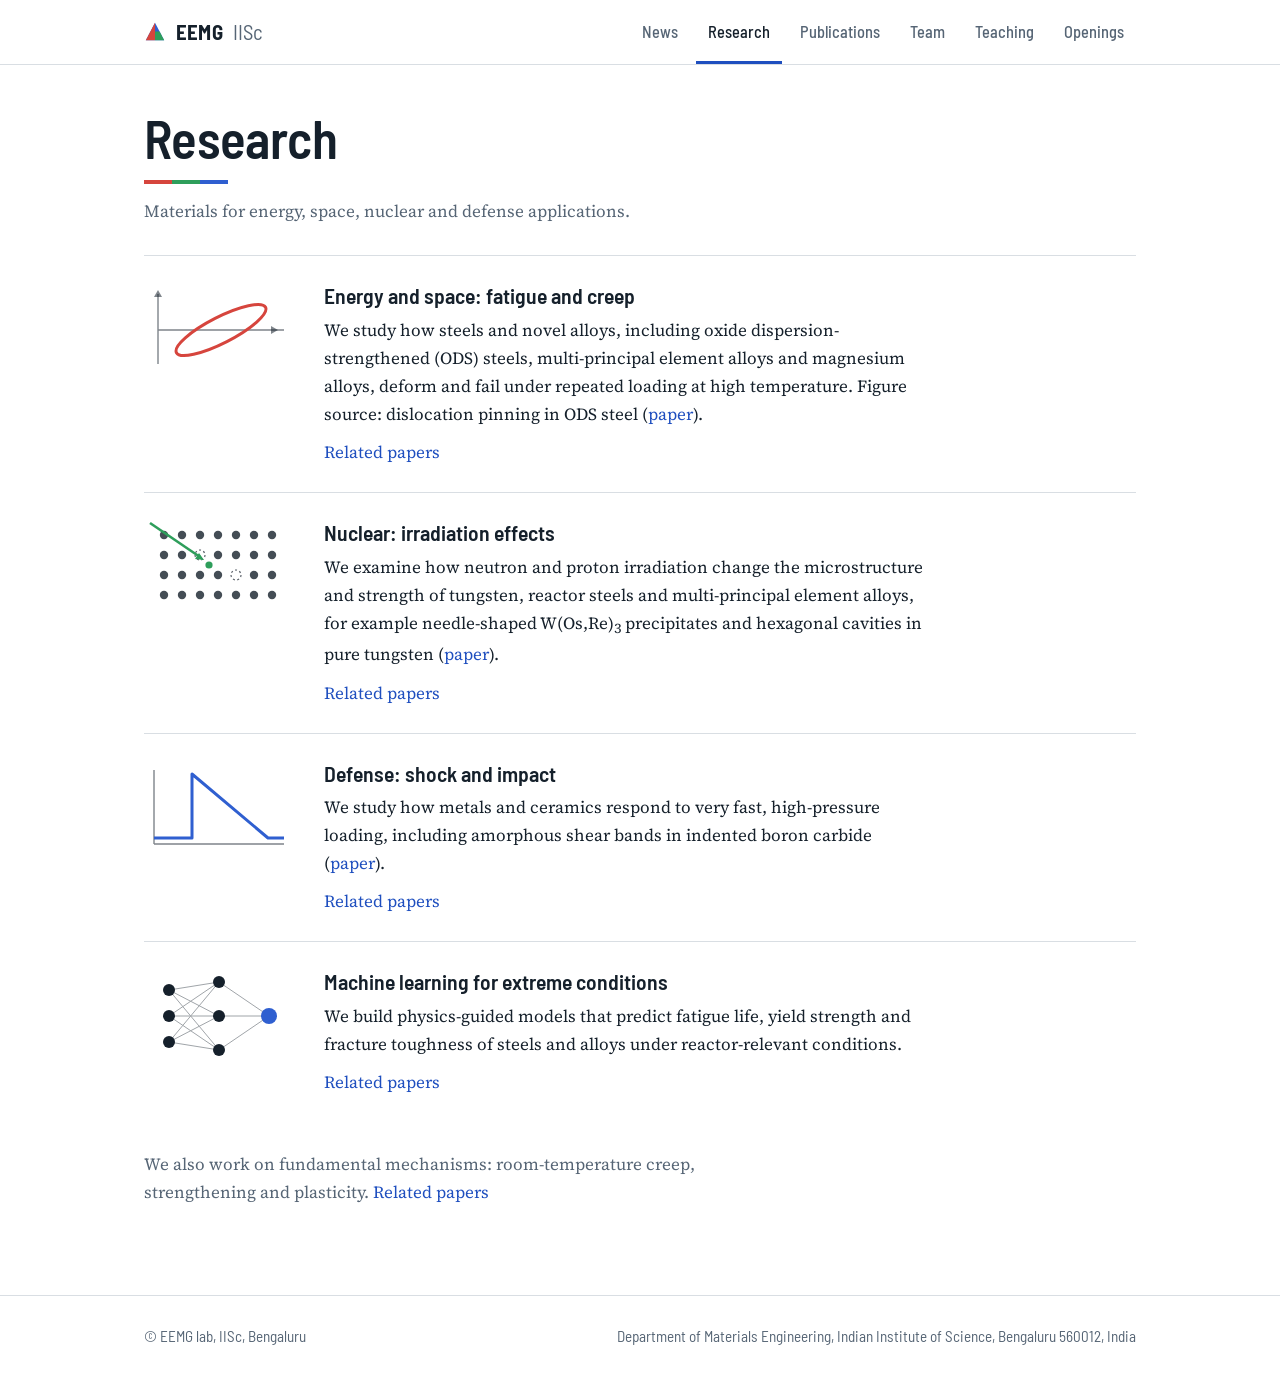
<file: research.html>
<!doctype html>
<html lang="en"><head><meta charset="utf-8"><meta name="viewport" content="width=device-width,initial-scale=1">
<title>Research | EEMG @ IISc</title><meta name="description" content="Extreme Environments Materials Group, Department of Materials Engineering, Indian Institute of Science (IISc), Bengaluru."><meta property="og:title" content="Research | EEMG @ IISc"><meta property="og:description" content="Extreme Environments Materials Group, Department of Materials Engineering, Indian Institute of Science (IISc), Bengaluru.">
<link rel="preconnect" href="https://fonts.googleapis.com"><link rel="preconnect" href="https://fonts.gstatic.com" crossorigin>
<link href="https://fonts.googleapis.com/css2?family=Barlow+Semi+Condensed:wght@400;500;600;700&family=Source+Serif+4:ital,wght@0,400;0,600;1,400&display=swap" rel="stylesheet">
<link rel="stylesheet" href="assets/style.css"></head><body class="">
<a class="skip" href="#main">Skip to content</a>
<header class="site"><div class="wrap"><a class="brand" href="index.html"><svg class="mark" viewBox="0 0 24 24" aria-hidden="true"><polygon points="12,2 22,21 2,21" fill="#2f5fd0"/><polygon points="12,2 2,21 12,21" fill="#d6453d"/><polygon points="12,21 22,21 17,11.5 12,11.5" fill="#2e9e5b"/></svg>EEMG <span>IISc</span></a>
<input type="checkbox" id="nav-toggle" aria-label="Menu"><label for="nav-toggle" class="burger" aria-hidden="true"><span></span></label>
<nav aria-label="Main"><ul><li><a href="news.html">News</a></li><li><a href="research.html" aria-current=page>Research</a></li><li><a href="publications.html">Publications</a></li><li><a href="people.html">Team</a></li><li><a href="teaching.html">Teaching</a></li><li><a href="openings.html">Openings</a></li></ul></nav></div></header>
<div class="pagehead"><div class="wrap"><h1>Research</h1><p>Materials for energy, space, nuclear and defense applications.</p></div></div><main id="main"><div class="wrap" style="padding-top:24px"><div class="theme"><svg class="glyph" style="--c:var(--r)" viewBox="0 0 150 96" role="img" aria-label="Stress-strain hysteresis loop"><path d="M14 82V12M14 48H140" fill="none" stroke="currentColor" stroke-width="1.4" opacity=".55"/><ellipse class="acc" cx="77" cy="48" rx="50" ry="13" transform="rotate(-27 77 48)" fill="none" stroke-width="3"/><path d="M134 48l-7-4v8z" fill="currentColor" opacity=".55"/><path d="M14 8l-4 7h8z" fill="currentColor" opacity=".55"/></svg><div><h3>Energy and space: fatigue and creep</h3><p>We study how steels and novel alloys, including oxide dispersion-strengthened (ODS) steels, multi-principal element alloys and magnesium alloys, deform and fail under repeated loading at high temperature. Figure source: dislocation pinning in ODS steel (<a href="https://www.sciencedirect.com/science/article/pii/S0921509317311887">paper</a>).</p><a href="publications.html?t=fatigue">Related papers</a></div></div><div class="theme"><svg class="glyph" style="--c:var(--g)" viewBox="0 0 150 96" role="img" aria-label="Crystal lattice with vacancies after irradiation"><circle cx="20" cy="16" r="4.2" fill="currentColor" opacity=".8"/><circle cx="20" cy="36" r="4.2" fill="currentColor" opacity=".8"/><circle cx="20" cy="56" r="4.2" fill="currentColor" opacity=".8"/><circle cx="20" cy="76" r="4.2" fill="currentColor" opacity=".8"/><circle cx="38" cy="16" r="4.2" fill="currentColor" opacity=".8"/><circle cx="38" cy="36" r="4.2" fill="currentColor" opacity=".8"/><circle cx="38" cy="56" r="4.2" fill="currentColor" opacity=".8"/><circle cx="38" cy="76" r="4.2" fill="currentColor" opacity=".8"/><circle cx="56" cy="16" r="4.2" fill="currentColor" opacity=".8"/><circle cx="56" cy="36" r="5" fill="none" stroke="currentColor" stroke-width="1.2" stroke-dasharray="2 2.4" opacity=".7"/><circle cx="56" cy="56" r="4.2" fill="currentColor" opacity=".8"/><circle cx="56" cy="76" r="4.2" fill="currentColor" opacity=".8"/><circle cx="74" cy="16" r="4.2" fill="currentColor" opacity=".8"/><circle cx="74" cy="36" r="4.2" fill="currentColor" opacity=".8"/><circle cx="74" cy="56" r="4.2" fill="currentColor" opacity=".8"/><circle cx="74" cy="76" r="4.2" fill="currentColor" opacity=".8"/><circle cx="92" cy="16" r="4.2" fill="currentColor" opacity=".8"/><circle cx="92" cy="36" r="4.2" fill="currentColor" opacity=".8"/><circle cx="92" cy="56" r="5" fill="none" stroke="currentColor" stroke-width="1.2" stroke-dasharray="2 2.4" opacity=".7"/><circle cx="92" cy="76" r="4.2" fill="currentColor" opacity=".8"/><circle cx="110" cy="16" r="4.2" fill="currentColor" opacity=".8"/><circle cx="110" cy="36" r="4.2" fill="currentColor" opacity=".8"/><circle cx="110" cy="56" r="4.2" fill="currentColor" opacity=".8"/><circle cx="110" cy="76" r="4.2" fill="currentColor" opacity=".8"/><circle cx="128" cy="16" r="4.2" fill="currentColor" opacity=".8"/><circle cx="128" cy="36" r="4.2" fill="currentColor" opacity=".8"/><circle cx="128" cy="56" r="4.2" fill="currentColor" opacity=".8"/><circle cx="128" cy="76" r="4.2" fill="currentColor" opacity=".8"/><circle class="fill" cx="65" cy="46" r="3.6"/><path class="acc" d="M6 4L56 38" fill="none" stroke-width="2.6"/><path class="fill" d="M60 41l-9-1 4-6z"/></svg><div><h3>Nuclear: irradiation effects</h3><p>We examine how neutron and proton irradiation change the microstructure and strength of tungsten, reactor steels and multi-principal element alloys, for example needle-shaped W(Os,Re)<sub>3</sub> precipitates and hexagonal cavities in pure tungsten (<a href="https://www.tandfonline.com/doi/abs/10.1080/14786435.2022.2079750?journalCode=tphm20">paper</a>).</p><a href="publications.html?t=irradiation">Related papers</a></div></div><div class="theme"><svg class="glyph" style="--c:var(--b)" viewBox="0 0 150 96" role="img" aria-label="Shock wave pressure profile"><path d="M10 84H140M10 84V10" fill="none" stroke="currentColor" stroke-width="1.4" opacity=".55"/><path class="acc" d="M10 78H48V14L124 78H140" fill="none" stroke-width="3" stroke-linejoin="round"/></svg><div><h3>Defense: shock and impact</h3><p>We study how metals and ceramics respond to very fast, high-pressure loading, including amorphous shear bands in indented boron carbide (<a href="https://www.sciencedirect.com/science/article/pii/S1359645419306421">paper</a>).</p><a href="publications.html?t=shock">Related papers</a></div></div><div class="theme"><svg class="glyph" style="--c:var(--b)" viewBox="0 0 150 96" role="img" aria-label="Neural network"><g stroke="currentColor" stroke-width="1" opacity=".4"><path d="M25 22L75 14M25 22L75 48M25 22L75 82M25 48L75 14M25 48L75 48M25 48L75 82M25 74L75 14M25 74L75 48M25 74L75 82M75 14L125 48M75 48L125 48M75 82L125 48"/></g><g fill="currentColor"><circle cx="25" cy="22" r="6"/><circle cx="25" cy="48" r="6"/><circle cx="25" cy="74" r="6"/><circle cx="75" cy="14" r="6"/><circle cx="75" cy="48" r="6"/><circle cx="75" cy="82" r="6"/></g><circle class="fill" cx="125" cy="48" r="8"/></svg><div><h3>Machine learning for extreme conditions</h3><p>We build physics-guided models that predict fatigue life, yield strength and fracture toughness of steels and alloys under reactor-relevant conditions.</p><a href="publications.html?t=machine%20learning">Related papers</a></div></div><p style="margin-top:28px" class="muted">We also work on fundamental mechanisms: room-temperature creep, strengthening and plasticity. <a href="publications.html?t=fundamental">Related papers</a></p></div></main>
<footer class="site"><div class="wrap"><div>&copy; EEMG lab, IISc, Bengaluru</div><div>Department of Materials Engineering, Indian Institute of Science, Bengaluru 560012, India</div></div></footer>
</body></html>
</file>
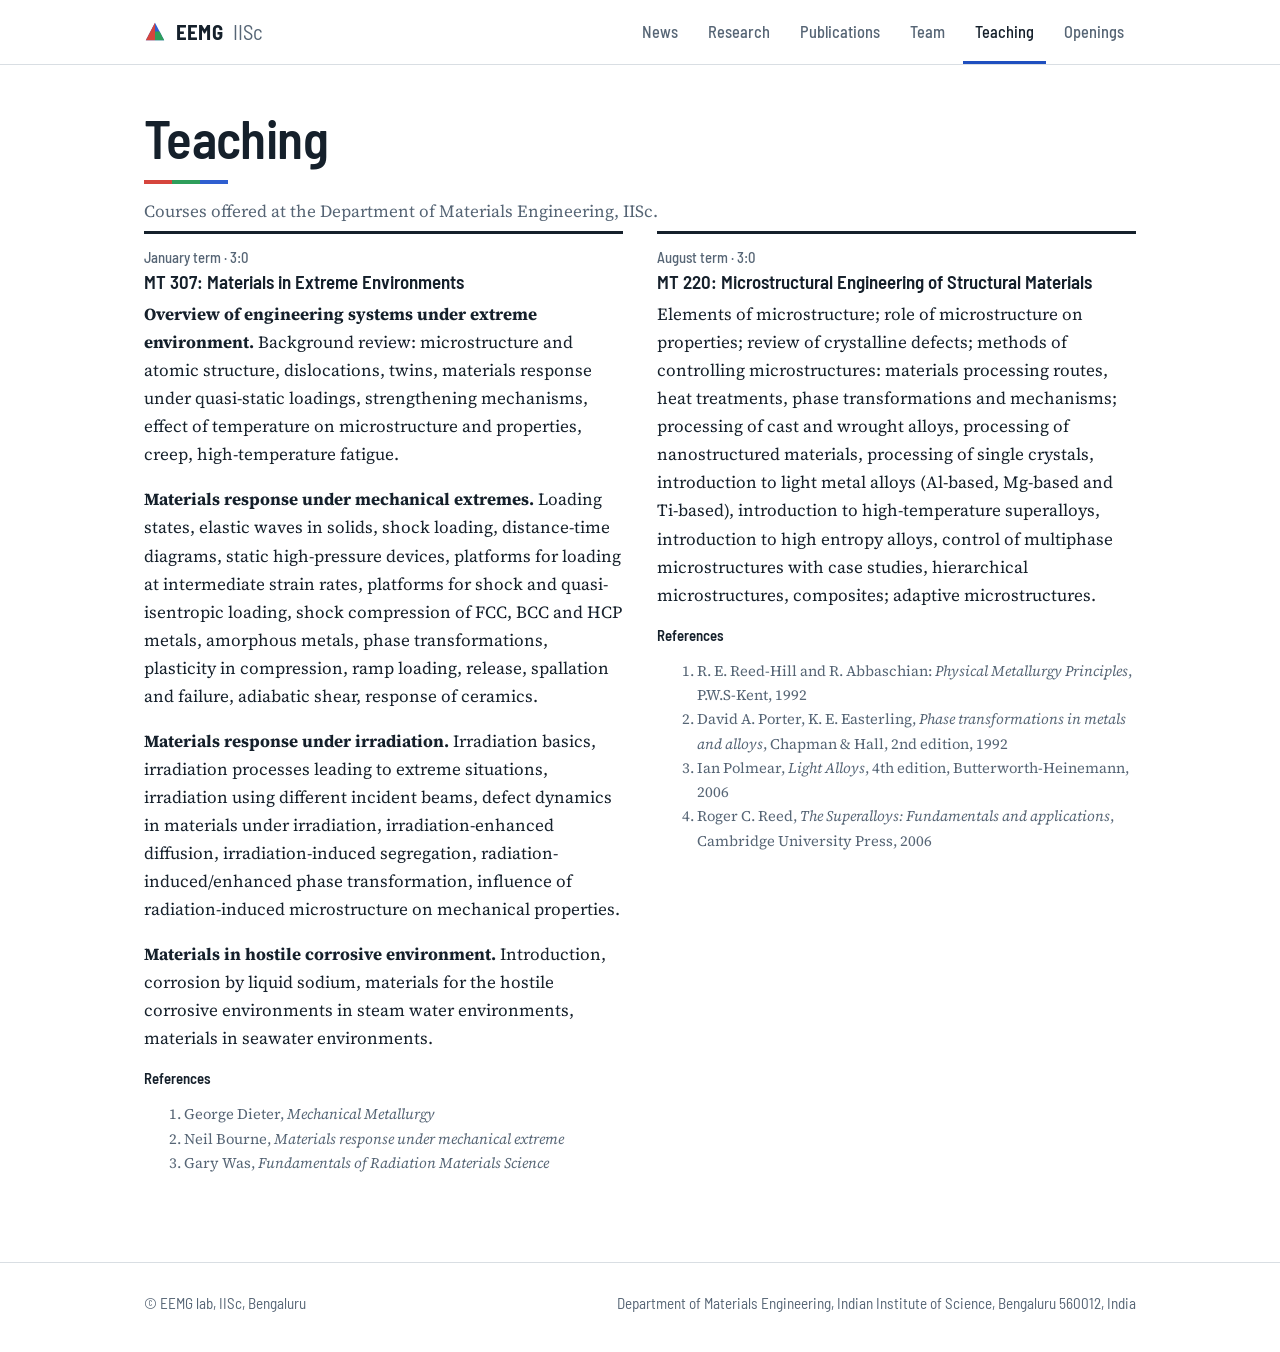
<file: teaching.html>
<!doctype html>
<html lang="en"><head><meta charset="utf-8"><meta name="viewport" content="width=device-width,initial-scale=1">
<title>Teaching | EEMG @ IISc</title><meta name="description" content="Extreme Environments Materials Group, Department of Materials Engineering, Indian Institute of Science (IISc), Bengaluru."><meta property="og:title" content="Teaching | EEMG @ IISc"><meta property="og:description" content="Extreme Environments Materials Group, Department of Materials Engineering, Indian Institute of Science (IISc), Bengaluru.">
<link rel="preconnect" href="https://fonts.googleapis.com"><link rel="preconnect" href="https://fonts.gstatic.com" crossorigin>
<link href="https://fonts.googleapis.com/css2?family=Barlow+Semi+Condensed:wght@400;500;600;700&family=Source+Serif+4:ital,wght@0,400;0,600;1,400&display=swap" rel="stylesheet">
<link rel="stylesheet" href="assets/style.css"></head><body class="">
<a class="skip" href="#main">Skip to content</a>
<header class="site"><div class="wrap"><a class="brand" href="index.html"><svg class="mark" viewBox="0 0 24 24" aria-hidden="true"><polygon points="12,2 22,21 2,21" fill="#2f5fd0"/><polygon points="12,2 2,21 12,21" fill="#d6453d"/><polygon points="12,21 22,21 17,11.5 12,11.5" fill="#2e9e5b"/></svg>EEMG <span>IISc</span></a>
<input type="checkbox" id="nav-toggle" aria-label="Menu"><label for="nav-toggle" class="burger" aria-hidden="true"><span></span></label>
<nav aria-label="Main"><ul><li><a href="news.html">News</a></li><li><a href="research.html">Research</a></li><li><a href="publications.html">Publications</a></li><li><a href="people.html">Team</a></li><li><a href="teaching.html" aria-current=page>Teaching</a></li><li><a href="openings.html">Openings</a></li></ul></nav></div></header>
<div class="pagehead"><div class="wrap"><h1>Teaching</h1><p>Courses offered at the Department of Materials Engineering, IISc.</p></div></div><main id="main"><div class="wrap">
<div class="grid g2">
<div class="card"><div class="tag">January term &middot; 3:0</div><h3>MT 307: Materials in Extreme Environments</h3>
<p><strong>Overview of engineering systems under extreme environment.</strong> Background review: microstructure and atomic structure, dislocations, twins, materials response under quasi-static loadings, strengthening mechanisms, effect of temperature on microstructure and properties, creep, high-temperature fatigue.</p>
<p><strong>Materials response under mechanical extremes.</strong> Loading states, elastic waves in solids, shock loading, distance-time diagrams, static high-pressure devices, platforms for loading at intermediate strain rates, platforms for shock and quasi-isentropic loading, shock compression of FCC, BCC and HCP metals, amorphous metals, phase transformations, plasticity in compression, ramp loading, release, spallation and failure, adiabatic shear, response of ceramics.</p>
<p><strong>Materials response under irradiation.</strong> Irradiation basics, irradiation processes leading to extreme situations, irradiation using different incident beams, defect dynamics in materials under irradiation, irradiation-enhanced diffusion, irradiation-induced segregation, radiation-induced/enhanced phase transformation, influence of radiation-induced microstructure on mechanical properties.</p>
<p><strong>Materials in hostile corrosive environment.</strong> Introduction, corrosion by liquid sodium, materials for the hostile corrosive environments in steam water environments, materials in seawater environments.</p>
<h3 class="small">References</h3><ol class="small muted"><li>George Dieter, <em>Mechanical Metallurgy</em></li><li>Neil Bourne, <em>Materials response under mechanical extreme</em></li><li>Gary Was, <em>Fundamentals of Radiation Materials Science</em></li></ol></div>
<div class="card"><div class="tag">August term &middot; 3:0</div><h3>MT 220: Microstructural Engineering of Structural Materials</h3>
<p>Elements of microstructure; role of microstructure on properties; review of crystalline defects; methods of controlling microstructures: materials processing routes, heat treatments, phase transformations and mechanisms; processing of cast and wrought alloys, processing of nanostructured materials, processing of single crystals, introduction to light metal alloys (Al-based, Mg-based and Ti-based), introduction to high-temperature superalloys, introduction to high entropy alloys, control of multiphase microstructures with case studies, hierarchical microstructures, composites; adaptive microstructures.</p>
<h3 class="small">References</h3><ol class="small muted"><li>R. E. Reed-Hill and R. Abbaschian: <em>Physical Metallurgy Principles</em>, P.W.S-Kent, 1992</li><li>David A. Porter, K. E. Easterling, <em>Phase transformations in metals and alloys</em>, Chapman &amp; Hall, 2nd edition, 1992</li><li>Ian Polmear, <em>Light Alloys</em>, 4th edition, Butterworth-Heinemann, 2006</li><li>Roger C. Reed, <em>The Superalloys: Fundamentals and applications</em>, Cambridge University Press, 2006</li></ol></div>
</div></div></main>
<footer class="site"><div class="wrap"><div>&copy; EEMG lab, IISc, Bengaluru</div><div>Department of Materials Engineering, Indian Institute of Science, Bengaluru 560012, India</div></div></footer>
</body></html>
</file>
<file: assets/style.css>
:root{--paper:#fff;--wash:#f1f3f5;--ink:#15202b;--steel:#566575;--rule:#d9dee3;--link:#1f4fbf;--r:#d6453d;--g:#2e9e5b;--b:#2f5fd0;--maxw:1040px;--read:68ch}
@media (prefers-color-scheme:dark){:root{--paper:#0e1318;--wash:#161d24;--ink:#e7ecf1;--steel:#9aa8b6;--rule:#26303a;--link:#7ea6ff}}
*{box-sizing:border-box}html{scroll-behavior:smooth}
@media (prefers-reduced-motion:reduce){html{scroll-behavior:auto}}
body{margin:0;background:var(--paper);color:var(--ink);font:400 1.0625rem/1.65 "Source Serif 4",Georgia,serif}
h1,h2,h3,.ui,nav,.brand,.chip,.search,footer,.date,.links{font-family:"Barlow Semi Condensed","Barlow",system-ui,sans-serif}
a{color:var(--link);text-decoration:none;text-underline-offset:3px}a:hover{text-decoration:underline}
:focus-visible{outline:3px solid var(--link);outline-offset:2px;border-radius:2px}
img,svg,canvas{max-width:100%}
.wrap{max-width:var(--maxw);margin:0 auto;padding:0 24px}
.skip{position:absolute;left:-999px;top:8px;background:var(--paper);padding:8px 12px;z-index:100}.skip:focus{left:8px}
/* header */
header.site{position:sticky;top:0;z-index:30;background:var(--paper);border-bottom:1px solid var(--rule)}
header.site .wrap{display:flex;align-items:center;justify-content:space-between;min-height:60px}
.brand{display:flex;align-items:center;gap:10px;color:var(--ink);font-size:1.3rem;font-weight:700;letter-spacing:.01em}
.brand span{font-weight:400;color:var(--steel)}.brand:hover{text-decoration:none}
.mark{width:22px;height:22px;display:block}
nav ul{list-style:none;margin:0;padding:0;display:flex;gap:6px}
nav a{display:block;padding:19px 12px 15px;color:var(--steel);font-size:1.02rem;font-weight:500;border-bottom:3px solid transparent}
nav a:hover{color:var(--ink);text-decoration:none}
nav a[aria-current]{color:var(--ink);border-bottom-color:var(--link)}
#nav-toggle{position:absolute;opacity:0;pointer-events:none}.burger{display:none;cursor:pointer;padding:12px}
#nav-toggle:focus-visible~.burger{outline:3px solid var(--link)}
.burger span,.burger span:before,.burger span:after{display:block;width:22px;height:2px;background:var(--ink);position:relative;content:""}
.burger span:before{position:absolute;top:-7px}.burger span:after{position:absolute;top:7px}
@media(max-width:780px){.burger{display:block}nav{position:absolute;left:0;right:0;top:60px;background:var(--paper);border-bottom:1px solid var(--rule);display:none}
#nav-toggle:checked~nav{display:block}nav ul{flex-direction:column;padding:6px 20px 12px}nav a{padding:10px 4px;border-bottom:0}nav a[aria-current]{color:var(--link)}}
/* hero */
.hero{position:relative;background:#0f1720}
#grains{display:block;width:100%;height:clamp(300px,54vh,500px)}
.hero .wrap{position:relative}
.panel{position:absolute;left:24px;bottom:-44px;background:var(--paper);padding:26px 32px 24px;max-width:660px;border-top:4px solid var(--ink)}
.panel h1{margin:0;font-size:clamp(2.2rem,4.6vw,3.5rem);line-height:1.04;font-weight:600;letter-spacing:-.012em}
.panel p{margin:.55rem 0 0;color:var(--steel);font-size:1rem;line-height:1.45}
.fig{position:absolute;right:20px;top:20px;max-width:34ch;margin:0;padding:6px 10px;background:rgba(14,19,24,.72);color:#e7ecf1;font:italic .8rem/1.35 "Source Serif 4",serif;text-align:left}
@media(max-width:760px){.panel{position:static;margin:0 -24px;max-width:none;padding:22px 24px}.fig{right:12px;top:12px;max-width:26ch}}
main{padding:0 0 72px}
.home main{padding-top:48px}
/* page heads */
.pagehead{padding:46px 0 6px}
.pagehead h1{margin:0;font-size:clamp(2.3rem,5vw,3.3rem);line-height:1.05;font-weight:600;letter-spacing:-.012em}
.pagehead h1:after{content:"";display:block;width:84px;height:4px;margin-top:14px;background:linear-gradient(90deg,var(--r) 0 33.3%,var(--g) 0 66.6%,var(--b) 0)}
.pagehead p{margin:.8rem 0 0;color:var(--steel);max-width:var(--read)}
h2{font:600 1.7rem/1.15 "Barlow Semi Condensed",sans-serif;margin:2.4em 0 .6em;letter-spacing:-.005em}
h3{font:600 1.18rem/1.25 "Barlow Semi Condensed",sans-serif;margin:1.7em 0 .35em}
p{margin:0 0 1em;max-width:var(--read)}
hr{border:0;border-top:1px solid var(--rule);margin:2.4em 0}
.lead{font-size:1.28rem;line-height:1.55}
.muted{color:var(--steel)}.small{font-size:.92rem}
/* intro */
.intro{display:grid;grid-template-columns:minmax(0,1.7fr) minmax(0,1fr);gap:48px;align-items:start}
.join{background:var(--wash);padding:20px 22px;border-left:4px solid var(--b)}
.join h3{margin:0 0 .3em}.join p{font-size:.97rem;margin:0 0 .7em}.join p:last-child{margin:0}
@media(max-width:820px){.intro{grid-template-columns:1fr;gap:20px}}
/* research rows */
.theme{display:grid;grid-template-columns:150px minmax(0,1fr);gap:8px 30px;padding:26px 0;border-top:1px solid var(--rule)}
.theme:last-child{border-bottom:1px solid var(--rule)}
.theme h3{margin:0 0 .3em;font-size:1.35rem}.theme p{margin:0 0 .6em}
.glyph{width:150px;height:96px;color:var(--ink)}
.glyph .acc{stroke:var(--c,var(--b))}.glyph .fill{fill:var(--c,var(--b))}
@media(max-width:620px){.theme{grid-template-columns:1fr}.glyph{width:120px;height:78px}}
.three{display:grid;grid-template-columns:repeat(3,minmax(0,1fr));gap:30px}
.three .glyph{margin-bottom:10px}.three h3{margin:.2em 0 .25em}.three p{font-size:.97rem;margin:0 0 .5em}
@media(max-width:760px){.three{grid-template-columns:1fr}}
/* news */
.yearblock{display:grid;grid-template-columns:120px minmax(0,1fr);gap:0 24px;border-top:1px solid var(--rule);padding:22px 0 8px}
.yearblock>h2{position:sticky;top:76px;align-self:start;margin:0;font-size:2.1rem;color:var(--steel);font-weight:500;scroll-margin-top:76px}
.item{padding:0 0 22px}.item .date{font-size:.92rem;color:var(--steel);font-weight:500;margin-bottom:2px}
.item p{margin:0;max-width:var(--read)}
.item+.item{border-top:1px dotted var(--rule);padding-top:18px}
@media(max-width:700px){.yearblock{grid-template-columns:1fr}.yearblock>h2{position:static;margin-bottom:8px}}
.yearnav{display:flex;gap:8px;flex-wrap:wrap;margin:20px 0 26px}
.chip{display:inline-block;border:1px solid var(--rule);background:var(--paper);color:var(--ink);padding:4px 13px;border-radius:999px;font-size:.95rem;font-weight:500;cursor:pointer}
.chip:hover{border-color:var(--ink);text-decoration:none}.chip[aria-pressed=true]{background:var(--ink);color:var(--paper);border-color:var(--ink)}
/* publications */
.filters{position:sticky;top:60px;z-index:10;background:var(--paper);padding:14px 0 12px;border-bottom:1px solid var(--rule);margin-top:18px}
.search{width:100%;max-width:420px;padding:8px 12px;border:1px solid var(--rule);border-radius:4px;background:var(--paper);color:var(--ink);font-size:1rem;margin-bottom:10px;display:block}
.chips{display:flex;gap:8px;flex-wrap:wrap}
.pub{padding:0 0 20px}.pub+.pub{padding-top:18px;border-top:1px dotted var(--rule)}
.pub .t{font:600 1.1rem/1.3 "Barlow Semi Condensed",sans-serif;margin-bottom:3px}
.pub .a{color:var(--steel);font-size:.95rem;line-height:1.45}.pub .v{font-size:.95rem;margin-top:2px}
.links{margin-top:3px;font-size:.95rem;font-weight:500}
.ysec{display:grid;grid-template-columns:120px minmax(0,1fr);gap:0 24px;border-top:1px solid var(--rule);padding:22px 0 8px}
.ysec>h2{position:sticky;top:150px;align-self:start;margin:0;font-size:2.1rem;color:var(--steel);font-weight:500}
.pubs{list-style:none;margin:0;padding:0}
@media(max-width:700px){.ysec{grid-template-columns:1fr}.ysec>h2{position:static;margin-bottom:8px}.filters{position:static}}
/* team */
.people{display:grid;grid-template-columns:repeat(2,minmax(0,1fr));gap:0 40px}
.member{padding:14px 0;border-top:1px solid var(--rule)}
.member .name{font:600 1.2rem/1.25 "Barlow Semi Condensed",sans-serif}.member .role{color:var(--steel);font-size:.96rem}
@media(max-width:700px){.people{grid-template-columns:1fr}}
ul.plain{list-style:none;padding:0;margin:0;max-width:var(--read)}ul.plain li{padding:9px 0;border-top:1px dotted var(--rule)}
.kv{padding-left:1.1em}.kv li{margin:.4em 0;max-width:var(--read)}
/* legacy blocks (teaching / openings / PI) */
.grid{display:grid;gap:34px}.g2{grid-template-columns:repeat(auto-fit,minmax(320px,1fr))}.g3{grid-template-columns:repeat(auto-fit,minmax(260px,1fr))}
.card{border-top:3px solid var(--ink);padding:14px 0 0}.card h3{margin-top:.2em}
.card .tag{color:var(--steel);font:500 .92rem "Barlow Semi Condensed",sans-serif}
.notice{background:var(--wash);border-left:4px solid var(--g);padding:14px 18px;margin:30px 0;max-width:var(--read);font-size:.96rem}
footer.site{border-top:1px solid var(--rule);padding:28px 0 36px;color:var(--steel);font-size:.95rem}
footer.site .wrap{display:flex;justify-content:space-between;gap:20px;flex-wrap:wrap}
@media print{header.site,footer.site,.filters,.yearnav,.hero{display:none}}
</file>
